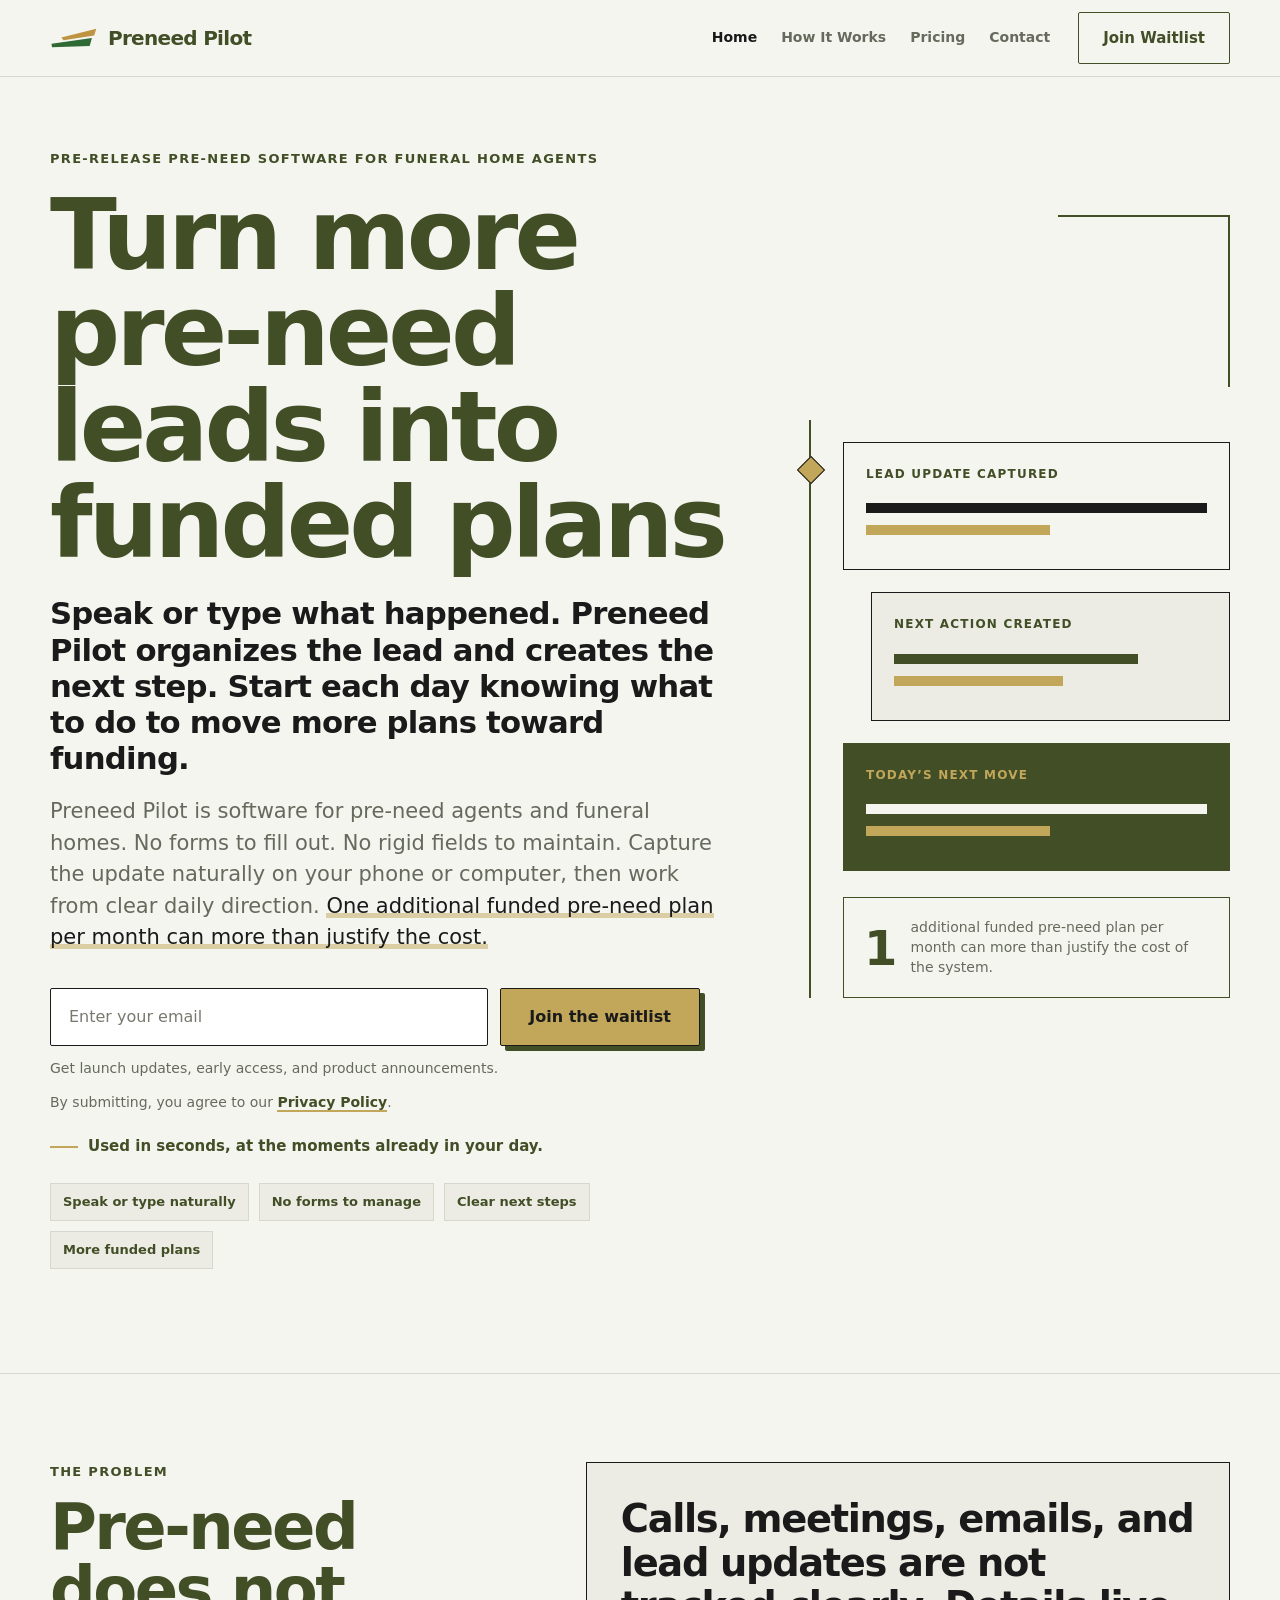
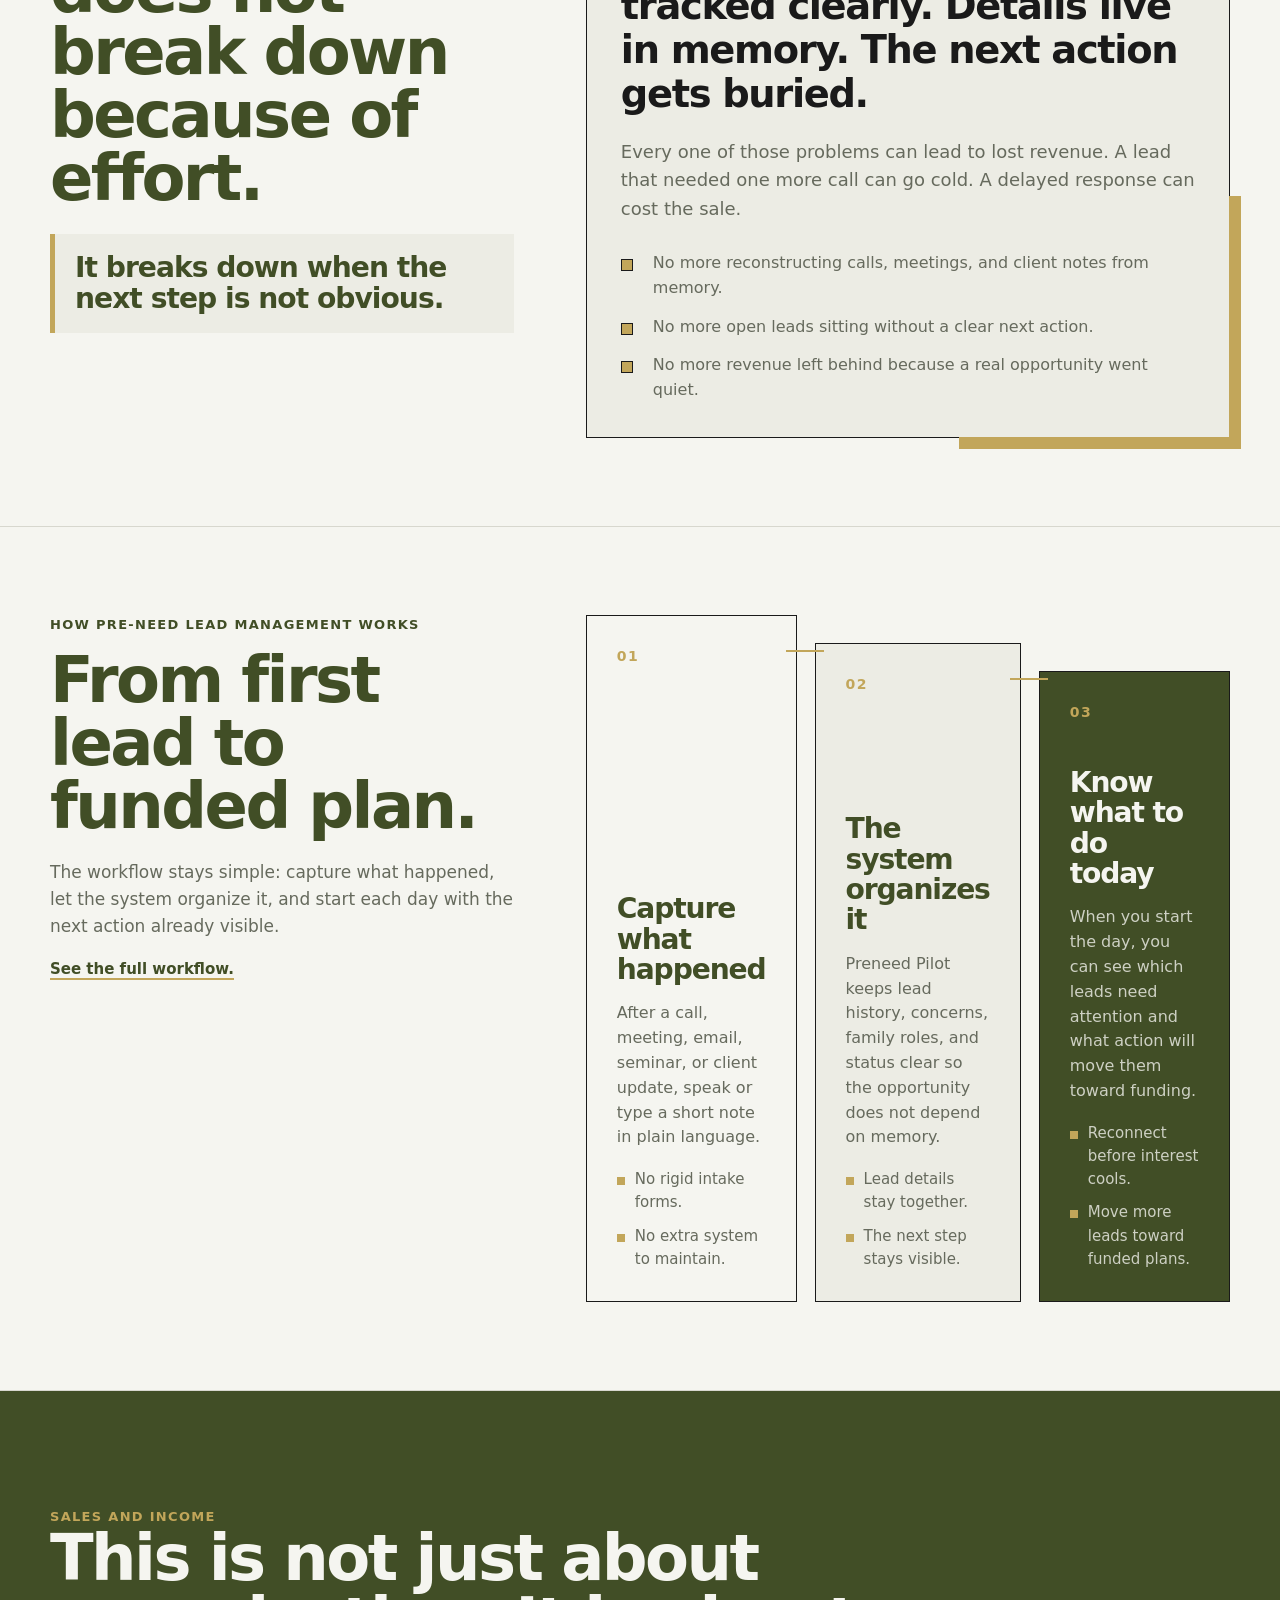
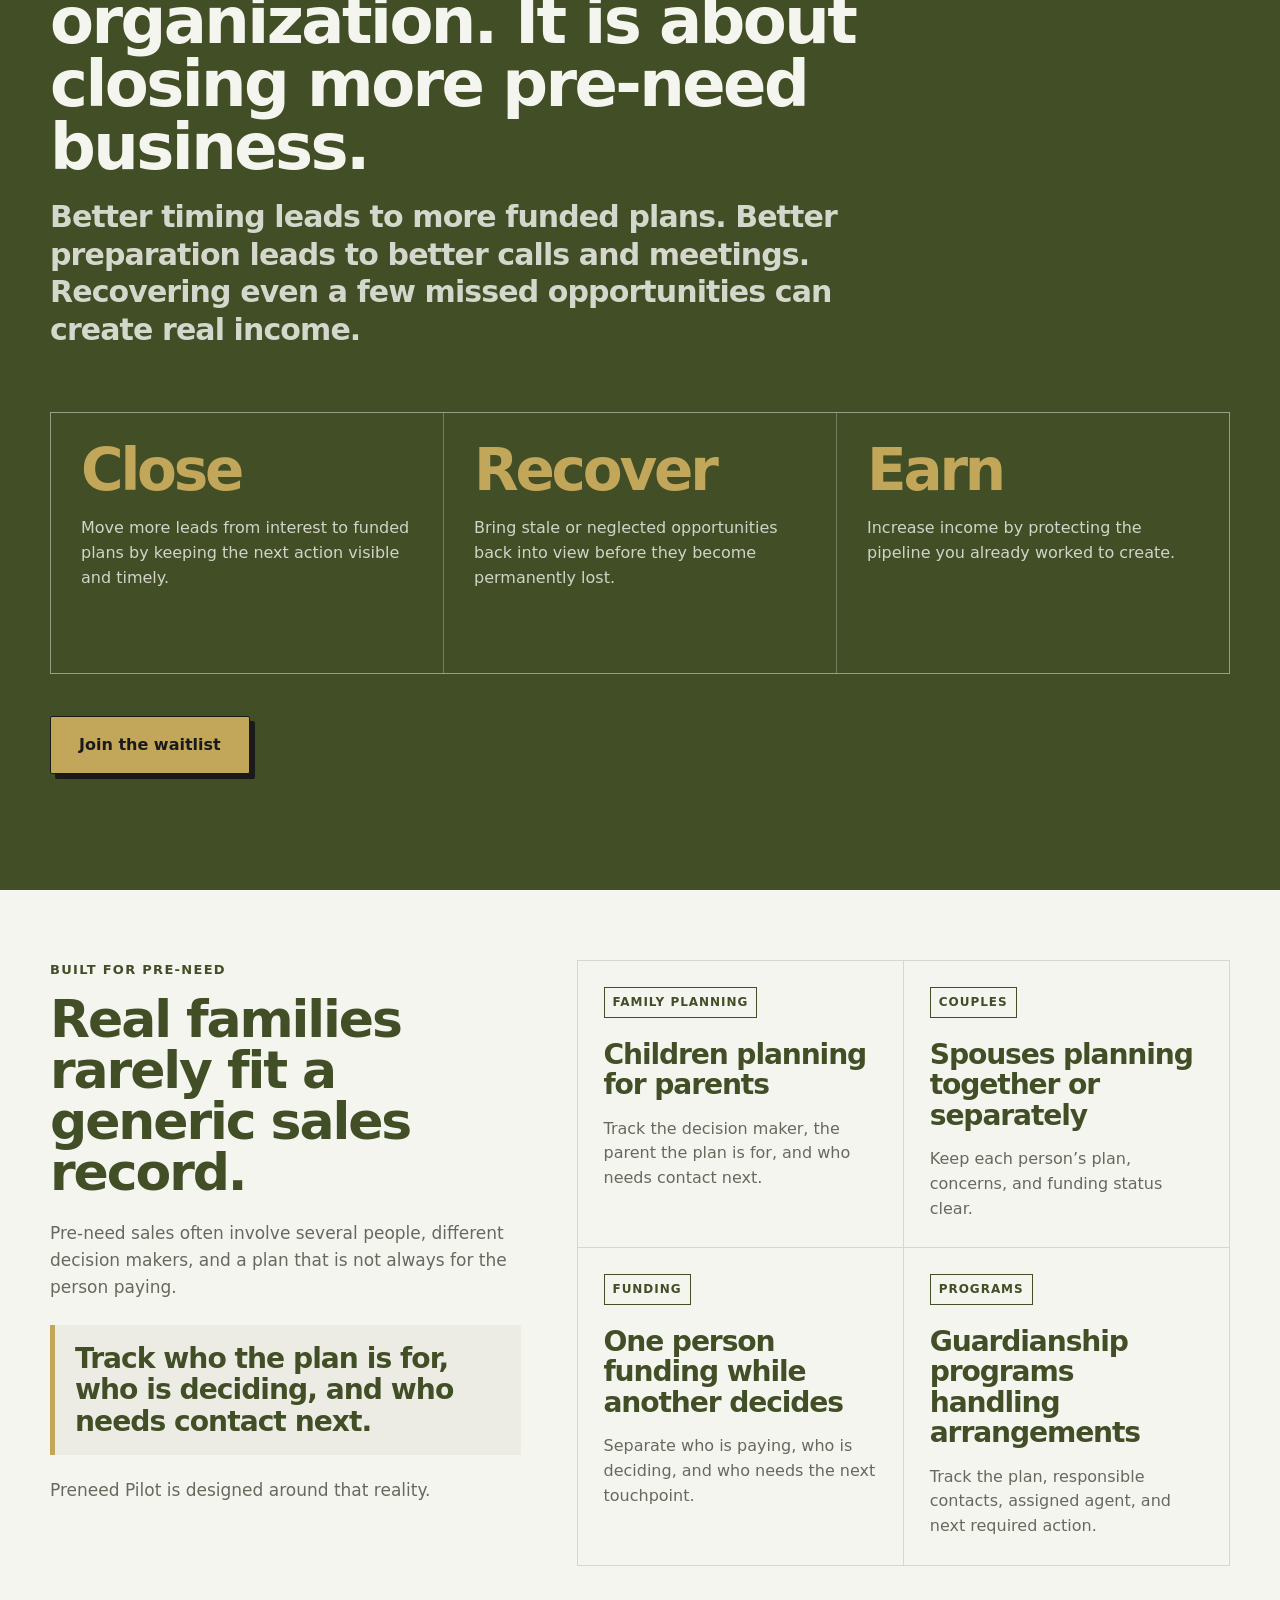
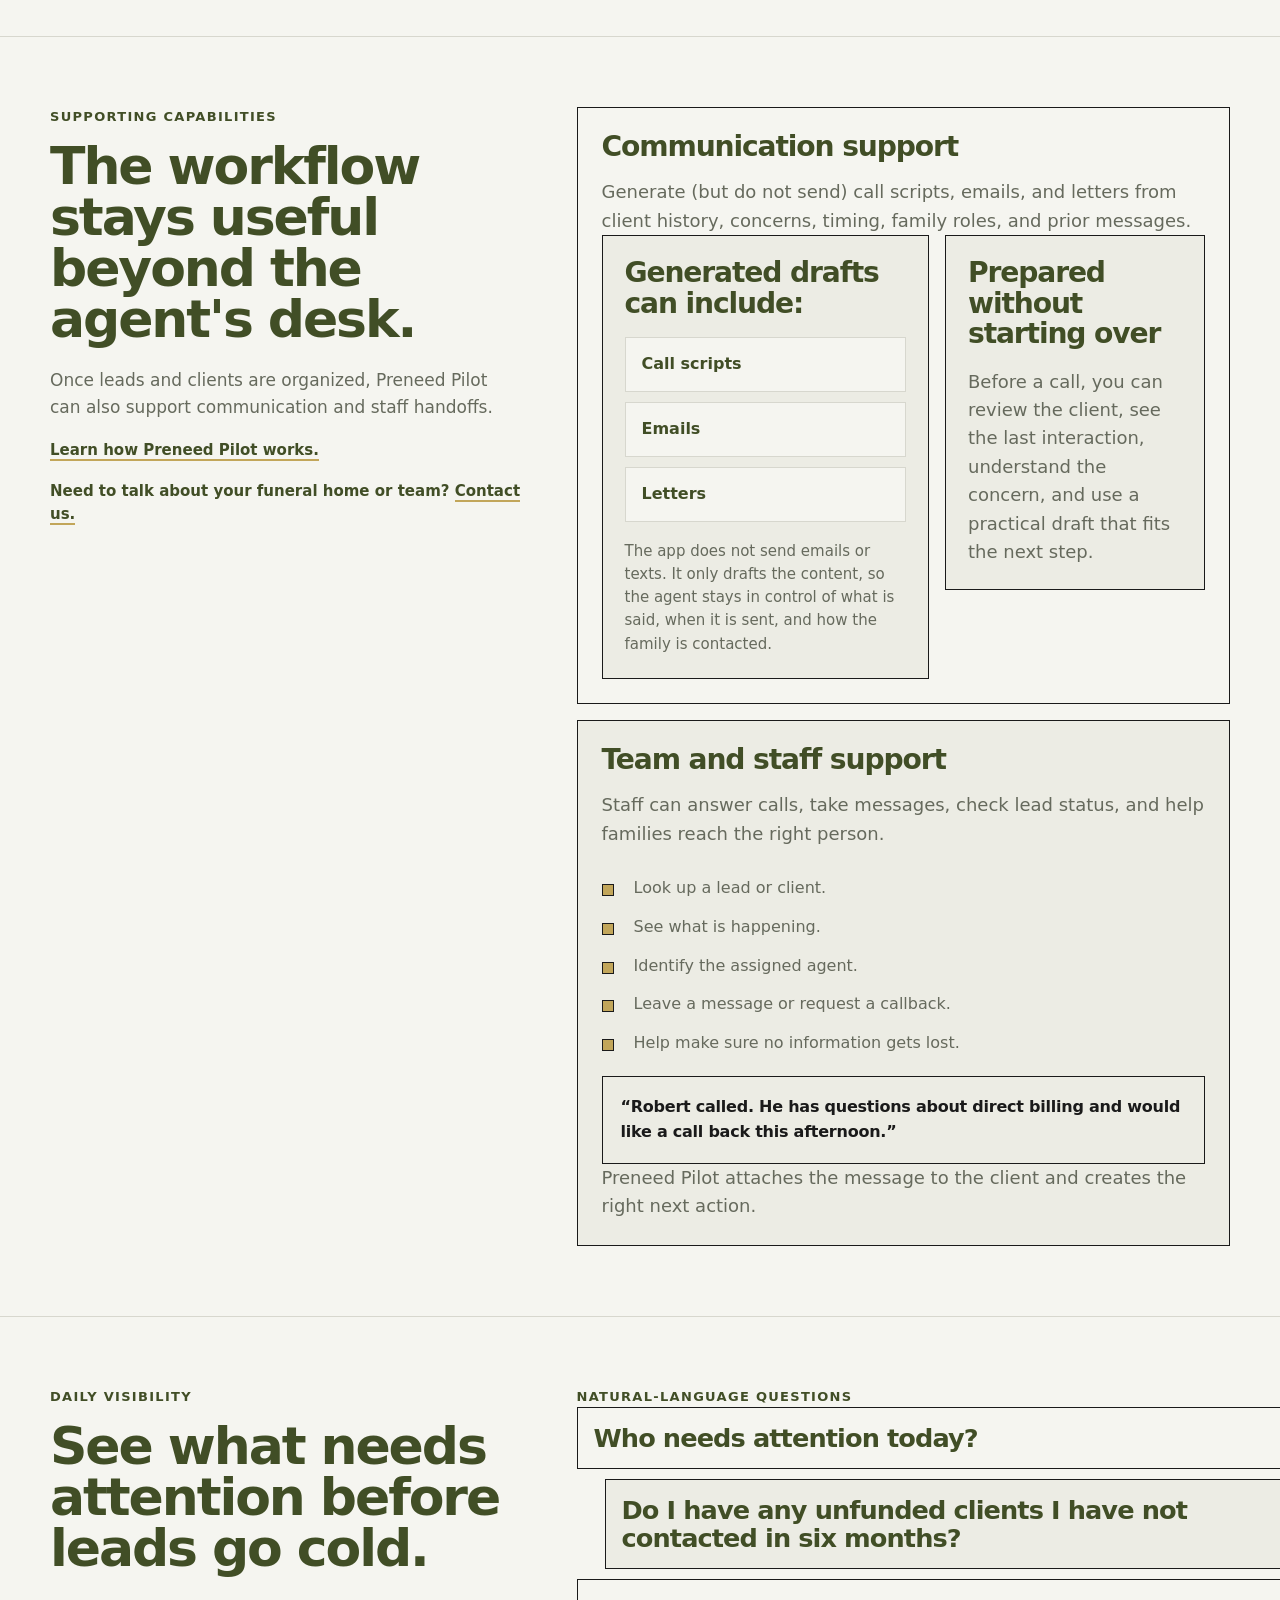
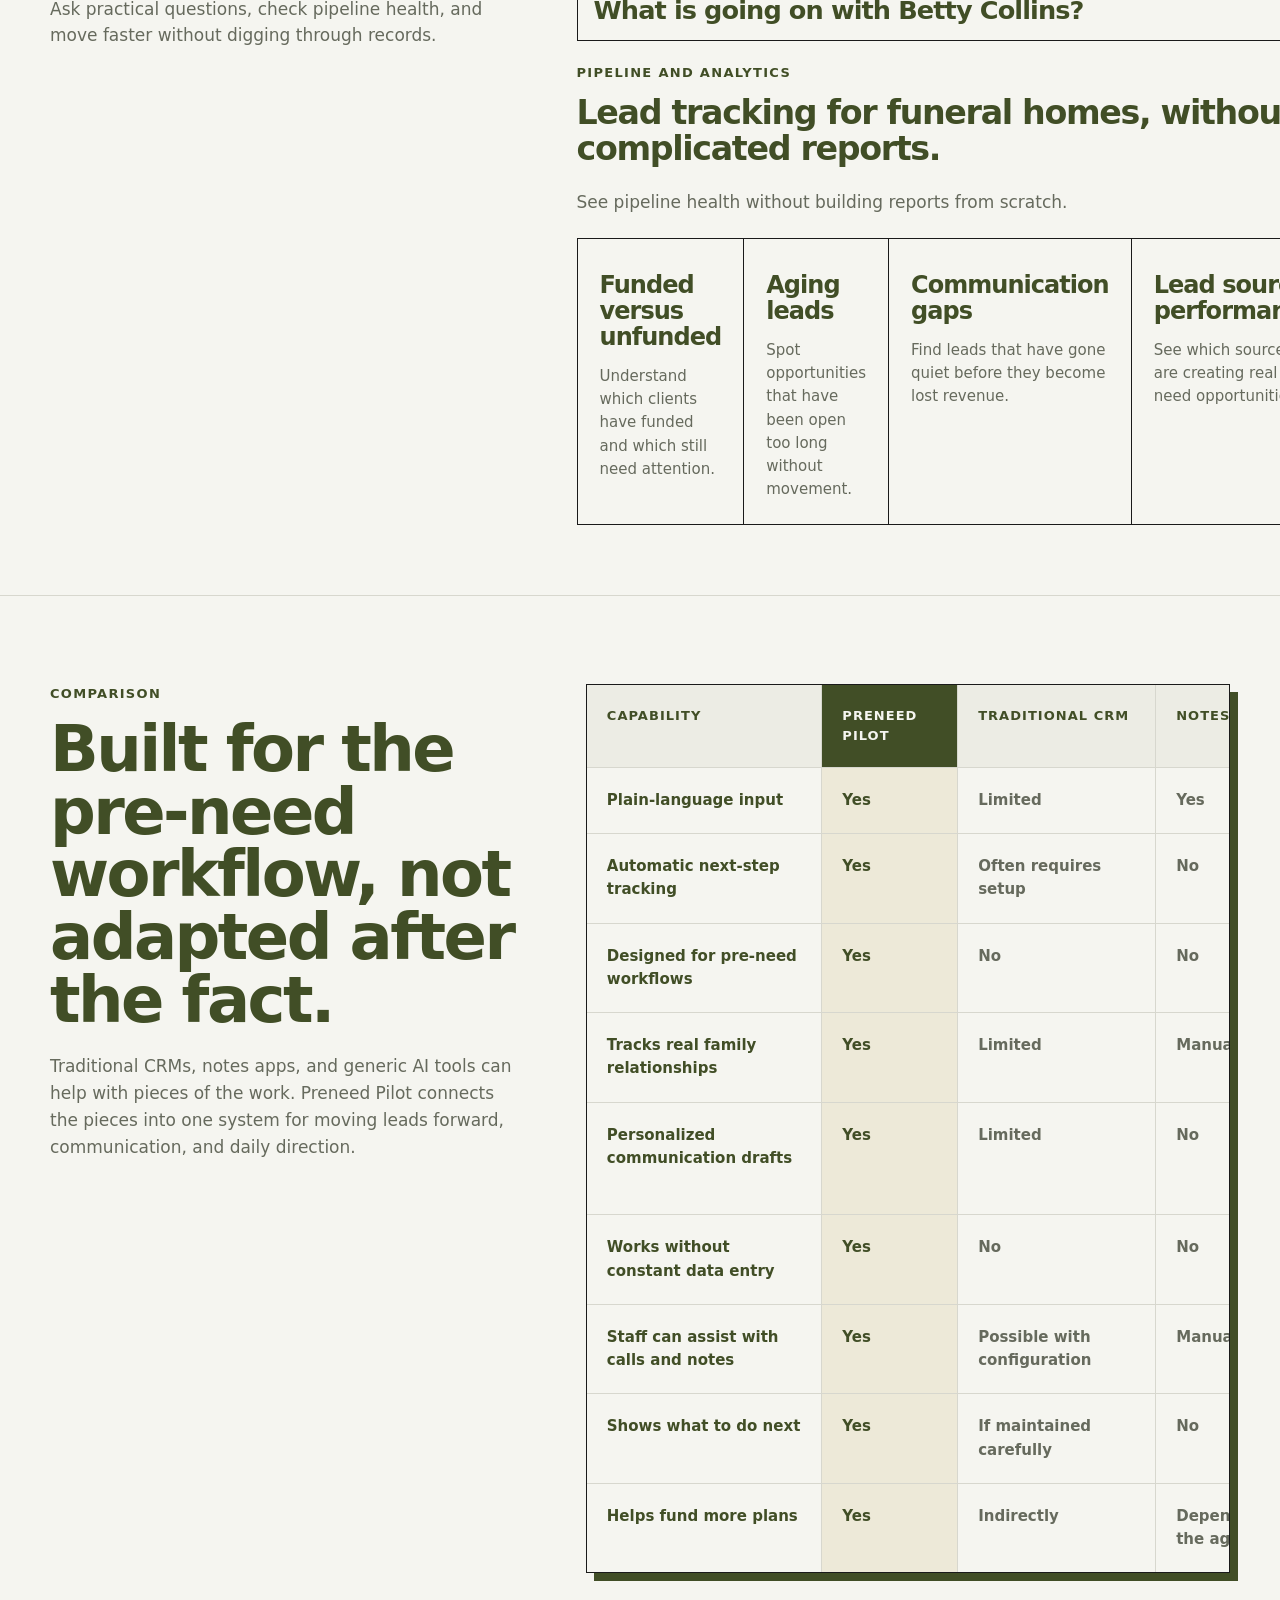
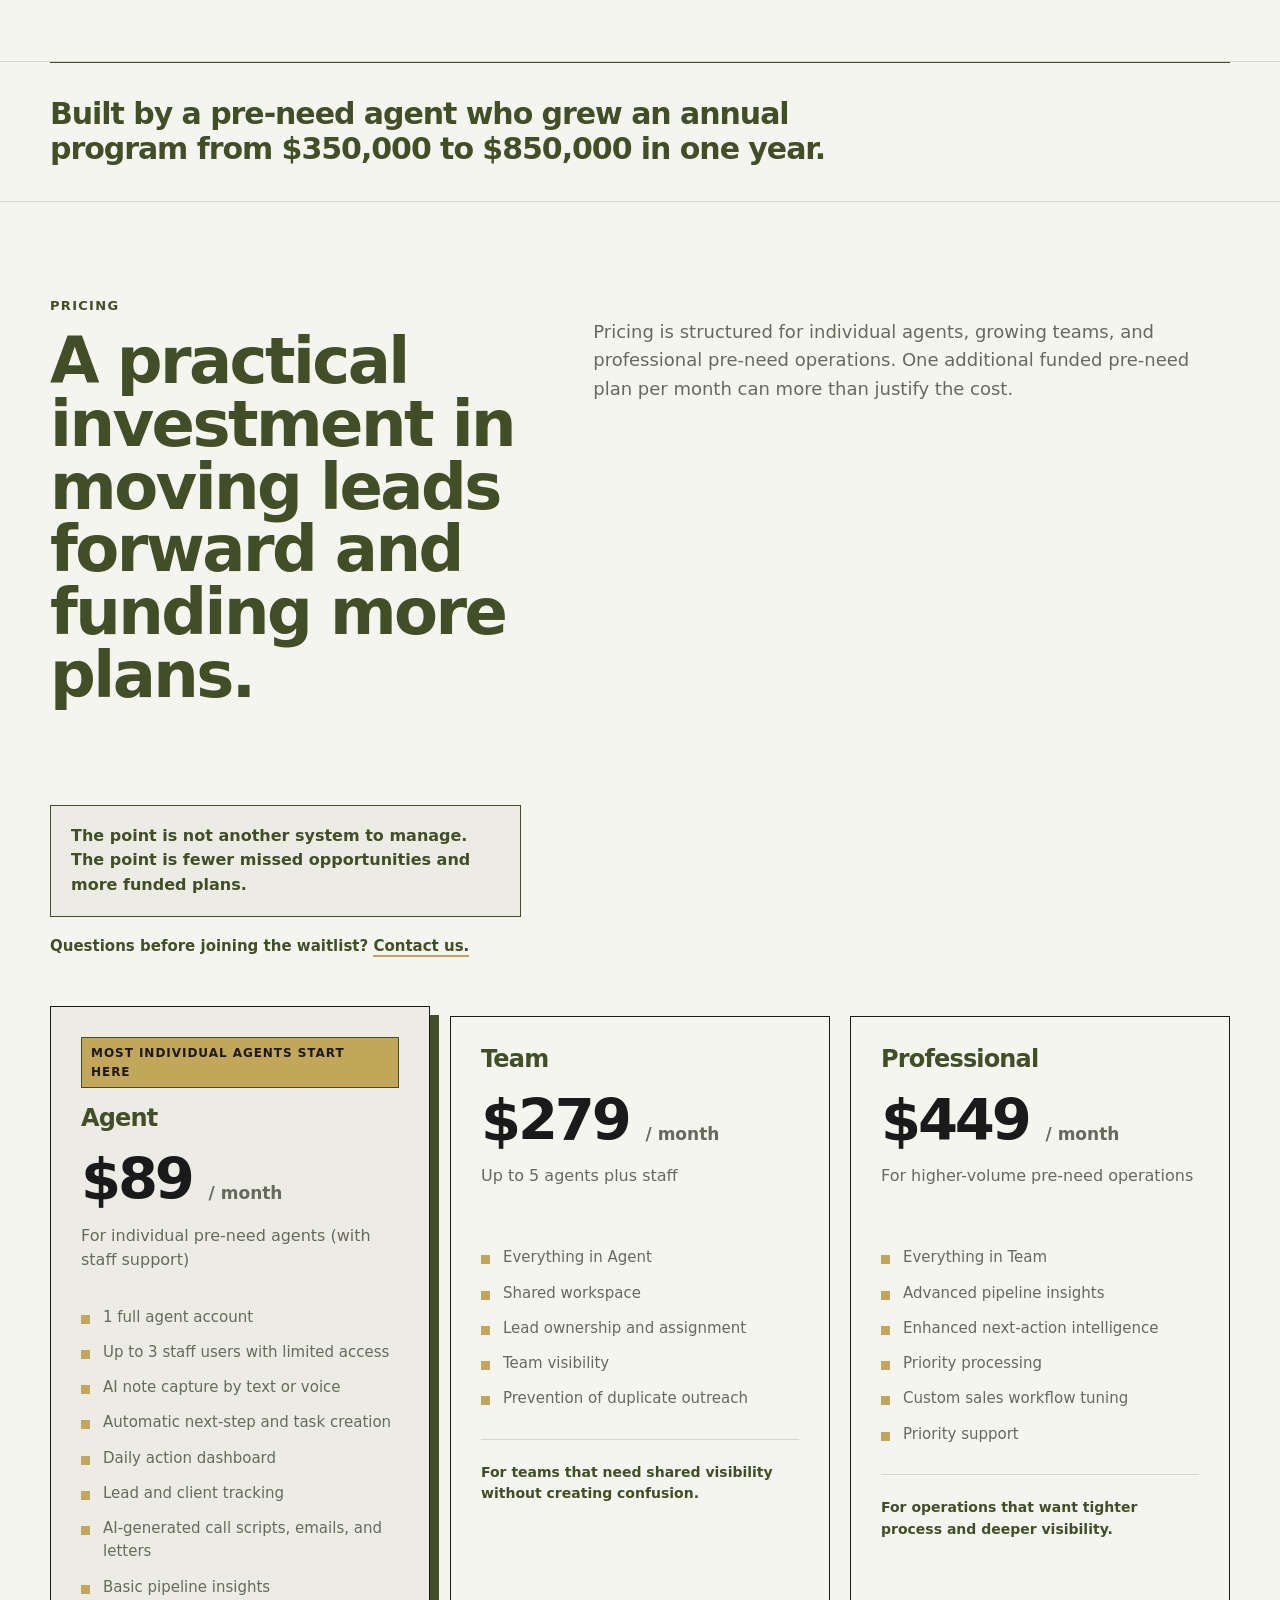
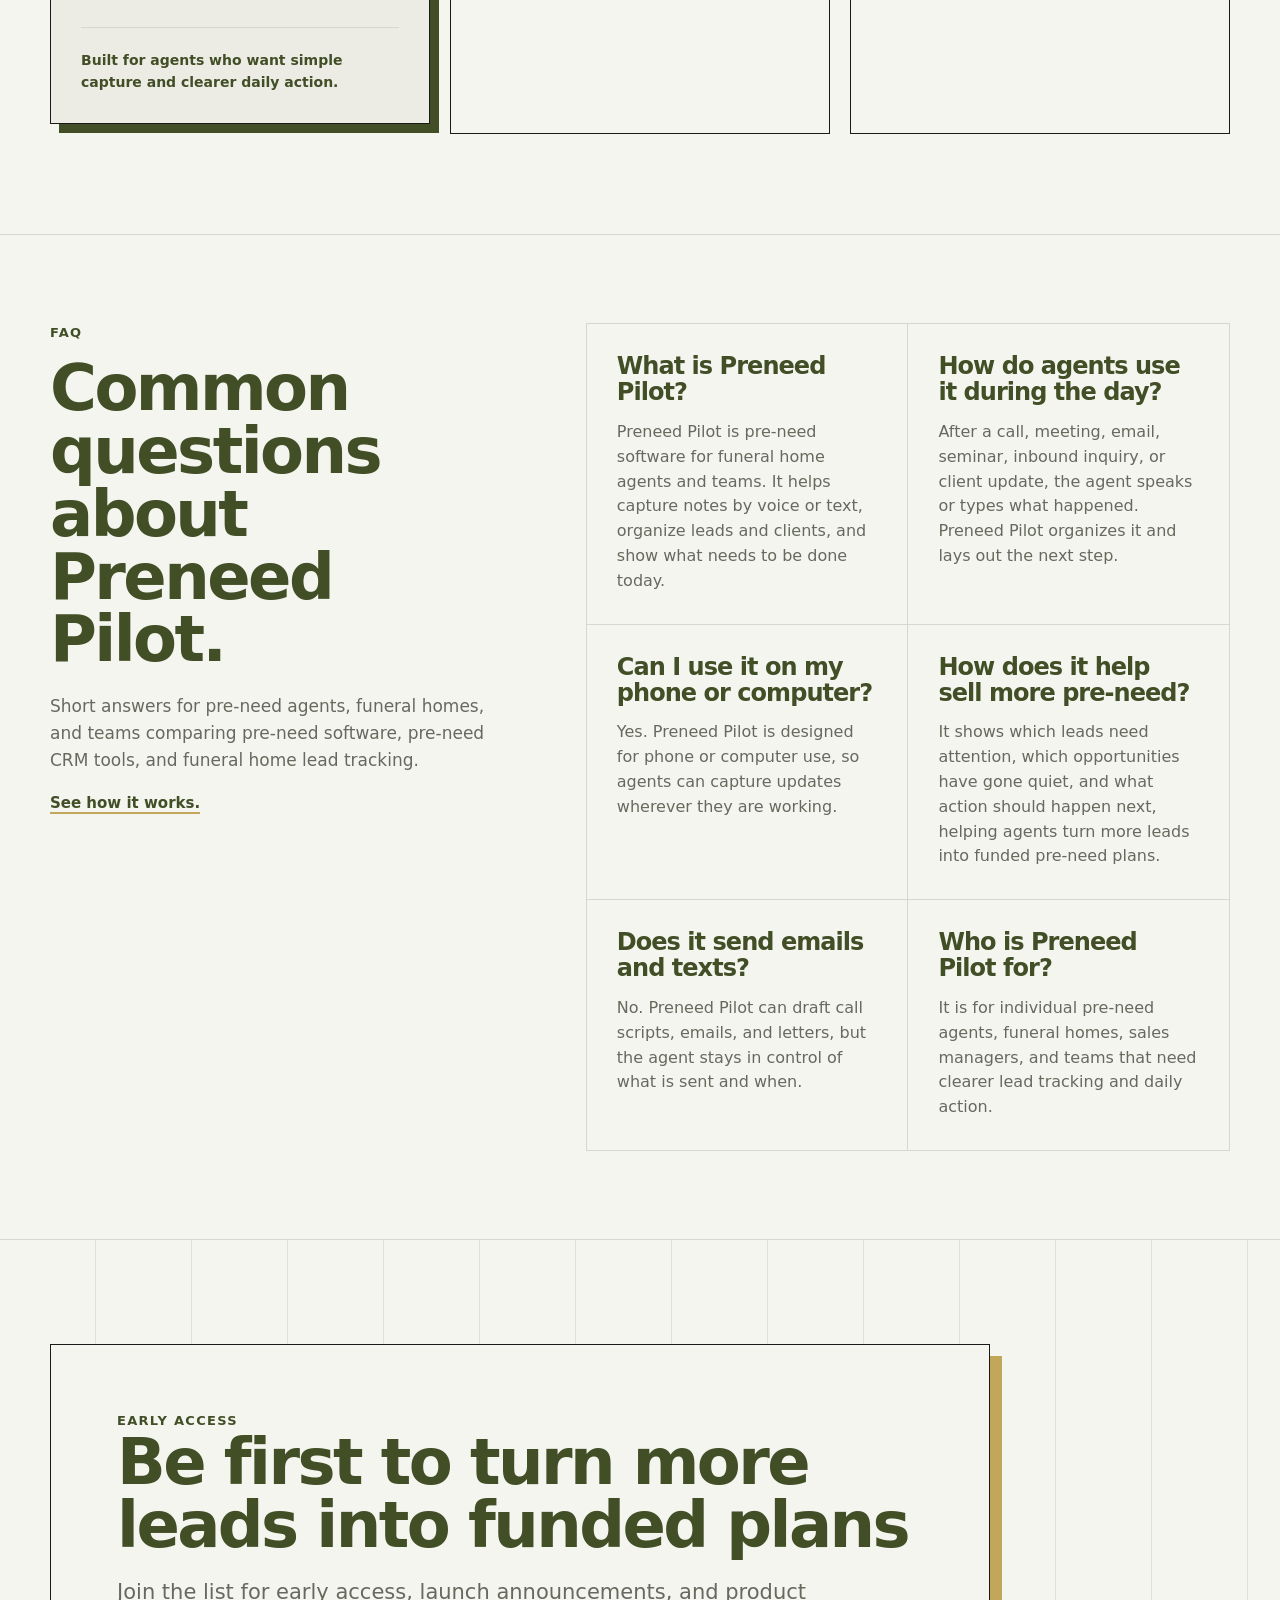
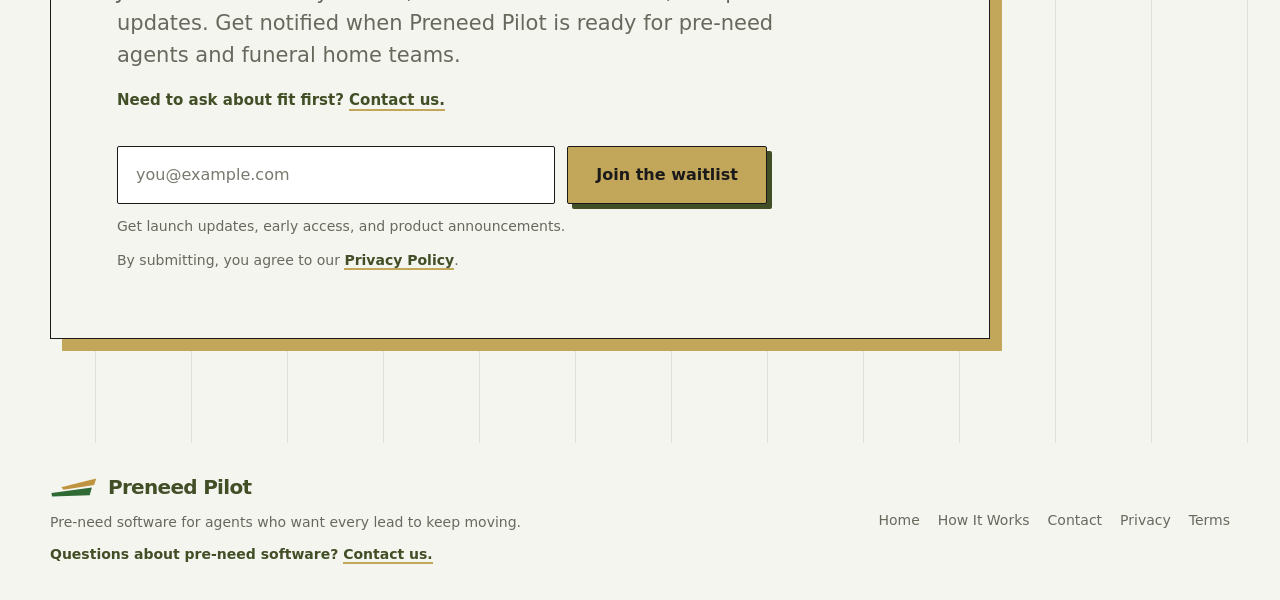
<file: index.html>
<!doctype html>
<html lang="en">
<head>
  <meta charset="utf-8">
  <meta name="viewport" content="width=device-width, initial-scale=1">
  <title>Preneed Pilot | Pre-Need Software for Funeral Home Agents</title>
  <meta name="description" content="Preneed Pilot helps pre-need agents capture notes by voice or text, organize leads and clients, see what needs to be done today, and turn more leads into funded plans.">
  <meta name="robots" content="index, follow">
  <meta name="author" content="Preneed Pilot">
  <meta name="theme-color" content="#414E26">
  <link rel="canonical" href="https://preneedpilot.com/">
  <link rel="icon" href="/favicon.ico" sizes="any">
  <link rel="icon" type="image/svg+xml" href="/favicon.svg">
  <link rel="icon" type="image/png" sizes="32x32" href="/favicon-32x32.png">
  <link rel="icon" type="image/png" sizes="16x16" href="/favicon-16x16.png">
  <link rel="apple-touch-icon" sizes="180x180" href="/apple-touch-icon.png">
  <link rel="manifest" href="/site.webmanifest">
  <meta property="og:site_name" content="Preneed Pilot">
  <meta property="og:title" content="Preneed Pilot | Pre-Need Software for Funeral Home Agents">
  <meta property="og:description" content="Capture notes by voice or text, organize pre-need leads and clients, see what needs to be done today, and turn more leads into funded plans.">
  <meta property="og:type" content="website">
  <meta property="og:url" content="https://preneedpilot.com/">
  <meta property="og:image" content="https://preneedpilot.com/og-image.png">
  <meta property="og:image:width" content="1200">
  <meta property="og:image:height" content="630">
  <meta property="og:image:alt" content="Preneed Pilot social preview image">
  <meta name="twitter:card" content="summary_large_image">
  <meta name="twitter:title" content="Preneed Pilot | Pre-Need Software for Funeral Home Agents">
  <meta name="twitter:description" content="Pre-need software for funeral home agents who want clearer daily action, better lead tracking, and more funded plans.">
  <meta name="twitter:image" content="https://preneedpilot.com/og-image.png">
  <meta name="twitter:image:alt" content="Preneed Pilot social preview image">
  <script type="application/ld+json">
    {
      "@context": "https://schema.org",
      "@graph": [
        {
          "@type": "Organization",
          "@id": "https://preneedpilot.com/#organization",
          "name": "Preneed Pilot",
          "url": "https://preneedpilot.com/",
          "logo": "https://preneedpilot.com/preneed_pilot_middle_logo.svg",
          "contactPoint": {
            "@type": "ContactPoint",
            "contactType": "customer support",
            "email": "hello@preneedpilot.com"
          }
        },
        {
          "@type": "WebSite",
          "@id": "https://preneedpilot.com/#website",
          "name": "Preneed Pilot",
          "url": "https://preneedpilot.com/",
          "publisher": {
            "@id": "https://preneedpilot.com/#organization"
          },
          "description": "Pre-need software for funeral home agents who want to organize leads, know what to do today, and move more clients to funded plans."
        },
        {
          "@type": "WebPage",
          "@id": "https://preneedpilot.com/#webpage",
          "url": "https://preneedpilot.com/",
          "name": "Preneed Pilot | Pre-Need Software for Funeral Home Agents",
          "mainEntityOfPage": "https://preneedpilot.com/",
          "isPartOf": {
            "@id": "https://preneedpilot.com/#website"
          },
          "about": {
            "@id": "https://preneedpilot.com/#software"
          },
          "description": "Preneed Pilot helps pre-need agents capture notes by voice or text, organize leads and clients, see what needs to be done today, and turn more leads into funded plans.",
          "inLanguage": "en-US"
        },
        {
          "@type": "SoftwareApplication",
          "@id": "https://preneedpilot.com/#software",
          "name": "Preneed Pilot",
          "applicationCategory": "BusinessApplication",
          "operatingSystem": "Web",
          "softwareVersion": "Pre-release",
          "url": "https://preneedpilot.com/",
          "description": "Preneed Pilot is pre-need software for funeral home agents and teams. It helps agents capture notes by voice or text, organize leads and clients, see daily next actions, and turn more opportunities into funded plans.",
          "audience": {
            "@type": "Audience",
            "audienceType": "Pre-need funeral agents and funeral homes"
          },
          "featureList": [
            "Voice or text note capture",
            "Pre-need lead management",
            "Lead and client tracking",
            "Daily action dashboard",
            "Communication drafts for calls, emails, and letters",
            "Pipeline insights for funded and unfunded plans"
          ],
          "offers": {
            "@type": "AggregateOffer",
            "lowPrice": "89",
            "highPrice": "449",
            "priceCurrency": "USD",
            "offerCount": "3"
          },
          "publisher": {
            "@id": "https://preneedpilot.com/#organization"
          }
        },
        {
          "@type": "FAQPage",
          "@id": "https://preneedpilot.com/#faq",
          "mainEntity": [
            {
              "@type": "Question",
              "name": "What is Preneed Pilot?",
              "acceptedAnswer": {
                "@type": "Answer",
                "text": "Preneed Pilot is pre-need software for funeral home agents and teams. It helps agents capture updates, organize leads and clients, and see what needs to be done today."
              }
            },
            {
              "@type": "Question",
              "name": "How do pre-need agents use Preneed Pilot during the day?",
              "acceptedAnswer": {
                "@type": "Answer",
                "text": "Agents use Preneed Pilot after calls, meetings, emails, seminars, inbound inquiries, or client updates. They speak or type what happened, and the software organizes the lead and next step."
              }
            },
            {
              "@type": "Question",
              "name": "Can I use Preneed Pilot on my phone or computer?",
              "acceptedAnswer": {
                "@type": "Answer",
                "text": "Yes. Preneed Pilot is designed to be used on a phone or computer so agents can capture updates wherever they are working."
              }
            },
            {
              "@type": "Question",
              "name": "How does Preneed Pilot help agents sell more pre-need?",
              "acceptedAnswer": {
                "@type": "Answer",
                "text": "Preneed Pilot helps agents see the next action, reconnect with leads that have gone quiet, and turn more opportunities from interest into funded plans."
              }
            },
            {
              "@type": "Question",
              "name": "Does Preneed Pilot send emails and texts?",
              "acceptedAnswer": {
                "@type": "Answer",
                "text": "No. Preneed Pilot can draft call scripts, emails, and letters, but the agent stays in control of what is sent and when."
              }
            },
            {
              "@type": "Question",
              "name": "Who is Preneed Pilot for?",
              "acceptedAnswer": {
                "@type": "Answer",
                "text": "Preneed Pilot is for individual pre-need agents, funeral homes, sales managers, and teams that need clearer lead tracking and daily action."
              }
            }
          ]
        }
      ]
    }
  </script>
  <link rel="stylesheet" href="styles.css">
  <!-- Google tag (gtag.js) -->
  <script async src="https://www.googletagmanager.com/gtag/js?id=G-DPM84W2JZD"></script>
  <script>
    window.dataLayer = window.dataLayer || [];
    function gtag(){dataLayer.push(arguments);}
    gtag('js', new Date());

    gtag('config', 'G-DPM84W2JZD');
  </script>
</head>

<body>
  <a class="skip-link" href="#main">Skip to content</a>

  <header class="site-header" aria-label="Site header">
    <div class="header-inner">
      <a class="brand" href="index.html" aria-label="Preneed Pilot home">
        <img class="brand-symbol" src="preneed_pilot_symbol.svg" alt="" aria-hidden="true">
        <span class="brand-word">Preneed Pilot</span>
      </a>

      <div class="nav-wrap">
        <nav class="nav" aria-label="Primary navigation">
          <a href="index.html" aria-current="page">Home</a>
          <a href="how-it-works.html">How It Works</a>
          <a href="index.html#pricing">Pricing</a>
          <a href="contact.html">Contact</a>
        </nav>
        <a class="button secondary" href="index.html#waitlist">Join Waitlist</a>
      </div>
    </div>
  </header>

  <main id="main">
    <section class="section hero" id="top" aria-labelledby="hero-title">
      <div class="section-inner hero-grid">
        <div>
          <p class="eyebrow">Pre-release pre-need software for funeral home agents</p>
          <h1 id="hero-title">Turn more pre-need leads into funded plans</h1>
          <p class="subheadline">Speak or type what happened. Preneed Pilot organizes the lead and creates the next step. Start each day knowing what to do to move more plans toward funding.</p>
          <p class="lead">
            Preneed Pilot is software for pre-need agents and funeral homes. No forms to fill out. No rigid fields to maintain. Capture the update naturally on your phone or computer, then work from clear daily direction. <span class="gold-mark">One additional funded pre-need plan per month can more than justify the cost.</span>
          </p>

          <!-- Mailchimp should redirect successful waitlist signups to thank-you.html via Mailchimp form settings. -->
          <form class="waitlist-form" id="hero-form" method="post" action="https://billingsfuneralhome.us4.list-manage.com/subscribe/post?u=f7e70fe4dcc7a7ce1a554d2b9&amp;id=a087592759&amp;f_id=004f5fe3f0" target="_blank">
            <label class="visually-hidden" for="hero-email">Email address</label>
            <div class="form-row">
              <input class="email-field" id="hero-email" name="EMAIL" type="email" placeholder="Enter your email" autocomplete="email" aria-describedby="hero-email-note hero-privacy-note" required>
              <button class="button large" type="submit">Join the waitlist</button>
            </div>
            <div style="position: absolute; left: -5000px;" aria-hidden="true">
              <input type="text" name="b_f7e70fe4dcc7a7ce1a554d2b9_a087592759" tabindex="-1" value="">
            </div>
            <p class="form-note" id="hero-email-note">Get launch updates, early access, and product announcements.</p>
            <p class="form-note" id="hero-privacy-note">By submitting, you agree to our <a href="privacy.html">Privacy Policy</a>.</p>
          </form>

          <div class="proof-line">Used in seconds, at the moments already in your day.</div>

          <ul class="hero-points" aria-label="Preneed Pilot benefits">
            <li>Speak or type naturally</li>
            <li>No forms to manage</li>
            <li>Clear next steps</li>
            <li>More funded plans</li>
          </ul>
        </div>

        <div class="lead-board" aria-label="Abstract lead workflow">
          <div class="abstract-card">
            <div class="card-label">Lead update captured</div>
            <div class="line"></div>
            <div class="line gold"></div>
          </div>

          <div class="abstract-card offset">
            <div class="card-label">Next action created</div>
            <div class="line green"></div>
            <div class="line gold"></div>
          </div>

          <div class="abstract-card dark">
            <div class="card-label">Today&rsquo;s next move</div>
            <div class="line"></div>
            <div class="line gold"></div>
          </div>

          <div class="small-stat">
            <strong>1</strong>
            <span>additional funded pre-need plan per month can more than justify the cost of the system.</span>
          </div>
        </div>
      </div>
    </section>

    <section class="section" id="problem" aria-labelledby="problem-title">
      <div class="section-inner split">
        <div>
          <p class="section-kicker">The problem</p>
          <h2 class="section-title" id="problem-title">Pre-need does not break down because of effort.</h2>
          <div class="standout-line">It breaks down when the next step is not obvious.</div>
        </div>

        <div class="problem-panel">
          <p class="large-copy">
            Calls, meetings, emails, and lead updates are not tracked clearly. Details live in memory. The next action gets buried.
          </p>
          <p class="section-copy">
            Every one of those problems can lead to lost revenue. A lead that needed one more call can go cold. A delayed response can cost the sale.
          </p>
          <ul class="problem-list">
            <li>No more reconstructing calls, meetings, and client notes from memory.</li>
            <li>No more open leads sitting without a clear next action.</li>
            <li>No more revenue left behind because a real opportunity went quiet.</li>
          </ul>
        </div>
      </div>
    </section>

    <section class="section" id="how-it-works" aria-labelledby="how-title">
      <div class="section-inner split">
        <div>
          <p class="section-kicker">How pre-need lead management works</p>
          <h2 class="section-title" id="how-title">From first lead to funded plan.</h2>
          <p class="section-copy tight">
            The workflow stays simple: capture what happened, let the system organize it, and start each day with the next action already visible.
          </p>
          <p class="contact-prompt"><a href="how-it-works.html">See the full workflow.</a></p>
        </div>

        <div class="steps">
          <article class="step">
            <div class="step-number">01</div>
            <div>
              <h3>Capture what happened</h3>
              <p>After a call, meeting, email, seminar, or client update, speak or type a short note in plain language.</p>
              <ul class="workflow-list">
                <li>No rigid intake forms.</li>
                <li>No extra system to maintain.</li>
              </ul>
            </div>
          </article>

          <article class="step">
            <div class="step-number">02</div>
            <div>
              <h3>The system organizes it</h3>
              <p>Preneed Pilot keeps lead history, concerns, family roles, and status clear so the opportunity does not depend on memory.</p>
              <ul class="workflow-list">
                <li>Lead details stay together.</li>
                <li>The next step stays visible.</li>
              </ul>
            </div>
          </article>

          <article class="step">
            <div class="step-number">03</div>
            <div>
              <h3>Know what to do today</h3>
              <p>When you start the day, you can see which leads need attention and what action will move them toward funding.</p>
              <ul class="workflow-list">
                <li>Reconnect before interest cools.</li>
                <li>Move more leads toward funded plans.</li>
              </ul>
            </div>
          </article>
        </div>
      </div>
    </section>

    <section class="value-band" id="sales-value" aria-labelledby="sales-title">
      <div class="section-inner">
        <p class="section-kicker">Sales and income</p>
        <h2 id="sales-title">This is not just about organization. It is about closing more pre-need business.</h2>
        <p class="lead">
          Better timing leads to more funded plans. Better preparation leads to better calls and meetings. Recovering even a few missed opportunities can create real income.
        </p>

        <div class="value-grid" aria-label="Sales value points">
          <article class="value-item">
            <strong>Close</strong>
            <p>Move more leads from interest to funded plans by keeping the next action visible and timely.</p>
          </article>

          <article class="value-item">
            <strong>Recover</strong>
            <p>Bring stale or neglected opportunities back into view before they become permanently lost.</p>
          </article>

          <article class="value-item">
            <strong>Earn</strong>
            <p>Increase income by protecting the pipeline you already worked to create.</p>
          </article>
        </div>

        <div class="section-cta">
          <a class="button large" href="#waitlist">Join the waitlist</a>
        </div>
      </div>
    </section>

    <section class="section compact" id="built-for-preneed" aria-labelledby="built-title">
      <div class="section-inner split">
        <div>
          <p class="section-kicker">Built for pre-need</p>
          <h2 class="section-title" id="built-title">Real families rarely fit a generic sales record.</h2>
          <p class="section-copy tight">
            Pre-need sales often involve several people, different decision makers, and a plan that is not always for the person paying.
          </p>
          <div class="standout-line">
            Track who the plan is for, who is deciding, and who needs contact next.
          </div>
          <p class="section-copy tight">
            Preneed Pilot is designed around that reality.
          </p>
        </div>

        <div class="feature-grid">
          <article class="feature-card">
            <span class="feature-tag">Family planning</span>
            <h3>Children planning for parents</h3>
            <p>Track the decision maker, the parent the plan is for, and who needs contact next.</p>
          </article>

          <article class="feature-card">
            <span class="feature-tag">Couples</span>
            <h3>Spouses planning together or separately</h3>
            <p>Keep each person&rsquo;s plan, concerns, and funding status clear.</p>
          </article>

          <article class="feature-card">
            <span class="feature-tag">Funding</span>
            <h3>One person funding while another decides</h3>
            <p>Separate who is paying, who is deciding, and who needs the next touchpoint.</p>
          </article>

          <article class="feature-card">
            <span class="feature-tag">Programs</span>
            <h3>Guardianship programs handling arrangements</h3>
            <p>Track the plan, responsible contacts, assigned agent, and next required action.</p>
          </article>
        </div>
      </div>
    </section>

    <section class="section compact" id="support-capabilities" aria-labelledby="support-title">
      <div class="section-inner split">
        <div>
          <p class="section-kicker">Supporting capabilities</p>
          <h2 class="section-title" id="support-title">The workflow stays useful beyond the agent's desk.</h2>
          <p class="section-copy tight">
            Once leads and clients are organized, Preneed Pilot can also support communication and staff handoffs.
          </p>
          <p class="contact-prompt"><a href="how-it-works.html">Learn how Preneed Pilot works.</a></p>
          <p class="contact-prompt">Need to talk about your funeral home or team? <a href="contact.html">Contact us.</a></p>
        </div>

        <div class="support-stack">
          <div class="support-block" id="communication">
            <h3>Communication support</h3>
            <p class="section-copy">
              Generate (but do not send) call scripts, emails, and letters from client history, concerns, timing, family roles, and prior messages.
            </p>

            <div class="communication-panel">
              <div class="draft-box">
                <h3>Generated drafts can include:</h3>
                <ul class="draft-types">
                  <li>Call scripts</li>
                  <li>Emails</li>
                  <li>Letters</li>
                </ul>
                <p class="control-note">
                  The app does not send emails or texts. It only drafts the content, so the agent stays in control of what is said, when it is sent, and how the family is contacted.
                </p>
              </div>

              <div class="draft-box">
                <h3>Prepared without starting over</h3>
                <p class="section-copy">
                  Before a call, you can review the client, see the last interaction, understand the concern, and use a practical draft that fits the next step.
                </p>
              </div>
            </div>
          </div>

          <div class="support-block muted" id="team-support">
            <h3>Team and staff support</h3>
            <p class="section-copy">
              Staff can answer calls, take messages, check lead status, and help families reach the right person.
            </p>

            <ul class="check-list">
              <li>Look up a lead or client.</li>
              <li>See what is happening.</li>
              <li>Identify the assigned agent.</li>
              <li>Leave a message or request a callback.</li>
              <li>Help make sure no information gets lost.</li>
            </ul>

            <div class="staff-example">
              &ldquo;Robert called. He has questions about direct billing and would like a call back this afternoon.&rdquo;
            </div>

            <p class="section-copy">
              Preneed Pilot attaches the message to the client and creates the right next action.
            </p>
          </div>
        </div>
      </div>
    </section>

    <section class="section compact" id="daily-intelligence" aria-labelledby="daily-intelligence-title">
      <div class="section-inner split">
        <div>
          <p class="section-kicker">Daily visibility</p>
          <h2 class="section-title" id="daily-intelligence-title">See what needs attention before leads go cold.</h2>
          <p class="section-copy tight">
            Ask practical questions, check pipeline health, and move faster without digging through records.
          </p>
        </div>

        <div class="insight-stack">
          <div id="questions">
            <p class="section-kicker">Natural-language questions</p>
            <ul class="query-list">
              <li>Who needs attention today?</li>
              <li>Do I have any unfunded clients I have not contacted in six months?</li>
              <li>What is going on with Betty Collins?</li>
            </ul>
          </div>

          <div id="pipeline">
            <p class="section-kicker">Pipeline and analytics</p>
            <h3>Lead tracking for funeral homes, without complicated reports.</h3>
            <p class="section-copy tight">
              See pipeline health without building reports from scratch.
            </p>

            <div class="analytics-grid">
              <article class="analytics-card">
                <h3>Funded versus unfunded</h3>
                <p>Understand which clients have funded and which still need attention.</p>
              </article>

              <article class="analytics-card">
                <h3>Aging leads</h3>
                <p>Spot opportunities that have been open too long without movement.</p>
              </article>

              <article class="analytics-card">
                <h3>Communication gaps</h3>
                <p>Find leads that have gone quiet before they become lost revenue.</p>
              </article>

              <article class="analytics-card">
                <h3>Lead source performance</h3>
                <p>See which sources are creating real pre-need opportunities.</p>
              </article>
            </div>
          </div>
        </div>
      </div>
    </section>

    <section class="section" id="comparison" aria-labelledby="comparison-title">
      <div class="section-inner split">
        <div>
          <p class="section-kicker">Comparison</p>
          <h2 class="section-title" id="comparison-title">Built for the pre-need workflow, not adapted after the fact.</h2>
          <p class="section-copy tight">
            Traditional CRMs, notes apps, and generic AI tools can help with pieces of the work. Preneed Pilot connects the pieces into one system for moving leads forward, communication, and daily direction.
          </p>
        </div>

        <div class="comparison-wrap">
          <table class="comparison">
            <thead>
              <tr>
                <th scope="col">Capability</th>
                <th scope="col">Preneed Pilot</th>
                <th scope="col">Traditional CRM</th>
                <th scope="col">Notes App</th>
                <th scope="col">Generic AI Tools</th>
              </tr>
            </thead>
            <tbody>
              <tr>
                <td>Plain-language input</td>
                <td class="yes">Yes</td>
                <td class="limited">Limited</td>
                <td class="yes">Yes</td>
                <td class="yes">Yes</td>
              </tr>
              <tr>
                <td>Automatic next-step tracking</td>
                <td class="yes">Yes</td>
                <td class="limited">Often requires setup</td>
                <td class="no">No</td>
                <td class="no">No</td>
              </tr>
              <tr>
                <td>Designed for pre-need workflows</td>
                <td class="yes">Yes</td>
                <td class="no">No</td>
                <td class="no">No</td>
                <td class="no">No</td>
              </tr>
              <tr>
                <td>Tracks real family relationships</td>
                <td class="yes">Yes</td>
                <td class="limited">Limited</td>
                <td class="limited">Manual</td>
                <td class="limited">Only inside a prompt</td>
              </tr>
              <tr>
                <td>Personalized communication drafts</td>
                <td class="yes">Yes</td>
                <td class="limited">Limited</td>
                <td class="no">No</td>
                <td class="limited">Not tied to current client history</td>
              </tr>
              <tr>
                <td>Works without constant data entry</td>
                <td class="yes">Yes</td>
                <td class="no">No</td>
                <td class="no">No</td>
                <td class="limited">Limited</td>
              </tr>
              <tr>
                <td>Staff can assist with calls and notes</td>
                <td class="yes">Yes</td>
                <td class="limited">Possible with configuration</td>
                <td class="limited">Manual</td>
                <td class="no">No</td>
              </tr>
              <tr>
                <td>Shows what to do next</td>
                <td class="yes">Yes</td>
                <td class="limited">If maintained carefully</td>
                <td class="no">No</td>
                <td class="no">No</td>
              </tr>
              <tr>
                <td>Helps fund more plans</td>
                <td class="yes">Yes</td>
                <td class="limited">Indirectly</td>
                <td class="limited">Depends on the agent</td>
                <td class="limited">Indirectly</td>
              </tr>
            </tbody>
          </table>
        </div>
      </div>
    </section>

    <section class="proof-band" aria-label="Preneed Pilot credibility">
      <div class="section-inner">
        <p>Built by a pre-need agent who grew an annual program from $350,000 to $850,000 in one year.</p>
      </div>
    </section>

    <section class="section" id="pricing" aria-labelledby="pricing-title">
      <div class="section-inner">
        <div class="pricing-intro">
          <div>
            <p class="section-kicker">Pricing</p>
            <h2 class="section-title" id="pricing-title">A practical investment in moving leads forward and funding more plans.</h2>
          </div>
          <p class="section-copy">
            Pricing is structured for individual agents, growing teams, and professional pre-need operations. One additional funded pre-need plan per month can more than justify the cost.
          </p>
          <div>
            <p class="pricing-roi">The point is not another system to manage. The point is fewer missed opportunities and more funded plans.</p>
            <p class="contact-prompt">Questions before joining the waitlist? <a href="contact.html">Contact us.</a></p>
          </div>
        </div>

        <div class="pricing-grid">
          <article class="price-card featured">
            <div>
              <span class="plan-badge">Most individual agents start here</span>
              <h3 class="plan-name">Agent</h3>
              <div class="plan-price">$89 <span>/ month</span></div>
              <p class="plan-description">For individual pre-need agents (with staff support)</p>
              <ul class="plan-list">
                <li>1 full agent account</li>
                <li>Up to 3 staff users with limited access</li>
                <li>AI note capture by text or voice</li>
                <li>Automatic next-step and task creation</li>
                <li>Daily action dashboard</li>
                <li>Lead and client tracking</li>
                <li>AI-generated call scripts, emails, and letters</li>
                <li>Basic pipeline insights</li>
              </ul>
            </div>
            <p class="investment-note">Built for agents who want simple capture and clearer daily action.</p>
          </article>

          <article class="price-card">
            <div>
              <h3 class="plan-name">Team</h3>
              <div class="plan-price">$279 <span>/ month</span></div>
              <p class="plan-description">Up to 5 agents plus staff</p>
              <ul class="plan-list">
                <li>Everything in Agent</li>
                <li>Shared workspace</li>
                <li>Lead ownership and assignment</li>
                <li>Team visibility</li>
                <li>Prevention of duplicate outreach</li>
              </ul>
            </div>
            <p class="investment-note">For teams that need shared visibility without creating confusion.</p>
          </article>

          <article class="price-card">
            <div>
              <h3 class="plan-name">Professional</h3>
              <div class="plan-price">$449 <span>/ month</span></div>
              <p class="plan-description">For higher-volume pre-need operations</p>
              <ul class="plan-list">
                <li>Everything in Team</li>
                <li>Advanced pipeline insights</li>
                <li>Enhanced next-action intelligence</li>
                <li>Priority processing</li>
                <li>Custom sales workflow tuning</li>
                <li>Priority support</li>
              </ul>
            </div>
            <p class="investment-note">For operations that want tighter process and deeper visibility.</p>
          </article>
        </div>
      </div>
    </section>

    <section class="section" id="faq" aria-labelledby="faq-title">
      <div class="section-inner split">
        <div>
          <p class="section-kicker">FAQ</p>
          <h2 class="section-title" id="faq-title">Common questions about Preneed Pilot.</h2>
          <p class="section-copy tight">
            Short answers for pre-need agents, funeral homes, and teams comparing pre-need software, pre-need CRM tools, and funeral home lead tracking.
          </p>
          <p class="contact-prompt"><a href="how-it-works.html">See how it works.</a></p>
        </div>

        <div class="faq-grid">
          <article class="faq-item">
            <h3>What is Preneed Pilot?</h3>
            <p>Preneed Pilot is pre-need software for funeral home agents and teams. It helps capture notes by voice or text, organize leads and clients, and show what needs to be done today.</p>
          </article>

          <article class="faq-item">
            <h3>How do agents use it during the day?</h3>
            <p>After a call, meeting, email, seminar, inbound inquiry, or client update, the agent speaks or types what happened. Preneed Pilot organizes it and lays out the next step.</p>
          </article>

          <article class="faq-item">
            <h3>Can I use it on my phone or computer?</h3>
            <p>Yes. Preneed Pilot is designed for phone or computer use, so agents can capture updates wherever they are working.</p>
          </article>

          <article class="faq-item">
            <h3>How does it help sell more pre-need?</h3>
            <p>It shows which leads need attention, which opportunities have gone quiet, and what action should happen next, helping agents turn more leads into funded pre-need plans.</p>
          </article>

          <article class="faq-item">
            <h3>Does it send emails and texts?</h3>
            <p>No. Preneed Pilot can draft call scripts, emails, and letters, but the agent stays in control of what is sent and when.</p>
          </article>

          <article class="faq-item">
            <h3>Who is Preneed Pilot for?</h3>
            <p>It is for individual pre-need agents, funeral homes, sales managers, and teams that need clearer lead tracking and daily action.</p>
          </article>
        </div>
      </div>
    </section>

    <section class="final-cta" id="waitlist" aria-labelledby="waitlist-title">
      <div class="section-inner">
        <div class="cta-box">
          <p class="section-kicker">Early access</p>
          <h2 id="waitlist-title">Be first to turn more leads into funded plans</h2>
          <p class="lead">
            Join the list for early access, launch announcements, and product updates. Get notified when Preneed Pilot is ready for pre-need agents and funeral home teams.
          </p>
          <p class="contact-prompt">Need to ask about fit first? <a href="contact.html">Contact us.</a></p>

          <!-- Mailchimp should redirect successful waitlist signups to thank-you.html via Mailchimp form settings. -->
          <form class="waitlist-form" id="waitlist-form" method="post" action="https://billingsfuneralhome.us4.list-manage.com/subscribe/post?u=f7e70fe4dcc7a7ce1a554d2b9&amp;id=a087592759&amp;f_id=004f5fe3f0" target="_blank">
            <label class="visually-hidden" for="waitlist-email">Email address</label>
            <div class="form-row">
              <input class="email-field" id="waitlist-email" name="EMAIL" type="email" placeholder="you@example.com" autocomplete="email" aria-describedby="waitlist-email-note waitlist-privacy-note" required>
              <button class="button large" type="submit">Join the waitlist</button>
            </div>
            <div style="position: absolute; left: -5000px;" aria-hidden="true">
              <input type="text" name="b_f7e70fe4dcc7a7ce1a554d2b9_a087592759" tabindex="-1" value="">
            </div>
            <p class="form-note" id="waitlist-email-note">Get launch updates, early access, and product announcements.</p>
            <p class="form-note" id="waitlist-privacy-note">By submitting, you agree to our <a href="privacy.html">Privacy Policy</a>.</p>
          </form>
        </div>
      </div>
    </section>
  </main>

  <footer class="footer" aria-label="Site footer">
    <div class="footer-inner">
      <div>
        <a class="brand" href="index.html" aria-label="Preneed Pilot home">
          <img class="brand-symbol" src="preneed_pilot_symbol.svg" alt="" aria-hidden="true">
          <span class="brand-word">Preneed Pilot</span>
        </a>
        <p class="footer-tagline">Pre-need software for agents who want every lead to keep moving.</p>
        <p class="footer-contact">Questions about pre-need software? <a href="contact.html">Contact us.</a></p>
      </div>

      <nav class="footer-links" aria-label="Footer navigation">
        <a href="index.html" aria-current="page">Home</a>
        <a href="how-it-works.html">How It Works</a>
        <a href="contact.html">Contact</a>
        <a href="privacy.html">Privacy</a>
        <a href="terms.html">Terms</a>
      </nav>
    </div>
  </footer>
  <script>
    document.querySelectorAll(".waitlist-form").forEach((form) => {
      form.addEventListener("submit", () => {
        if (typeof gtag === "function" && form.checkValidity()) {
          gtag("event", "waitlist_submit", {
            form_id: form.id
          });
        }
      });
    });

    document.querySelectorAll('a[href="#waitlist"], a[href="index.html#waitlist"]').forEach((link) => {
      link.addEventListener("click", () => {
        if (typeof gtag === "function") {
          gtag("event", "waitlist_cta_click", {
            link_text: link.textContent.trim()
          });
        }
      });
    });
  </script>
</body>
</html>
</file>
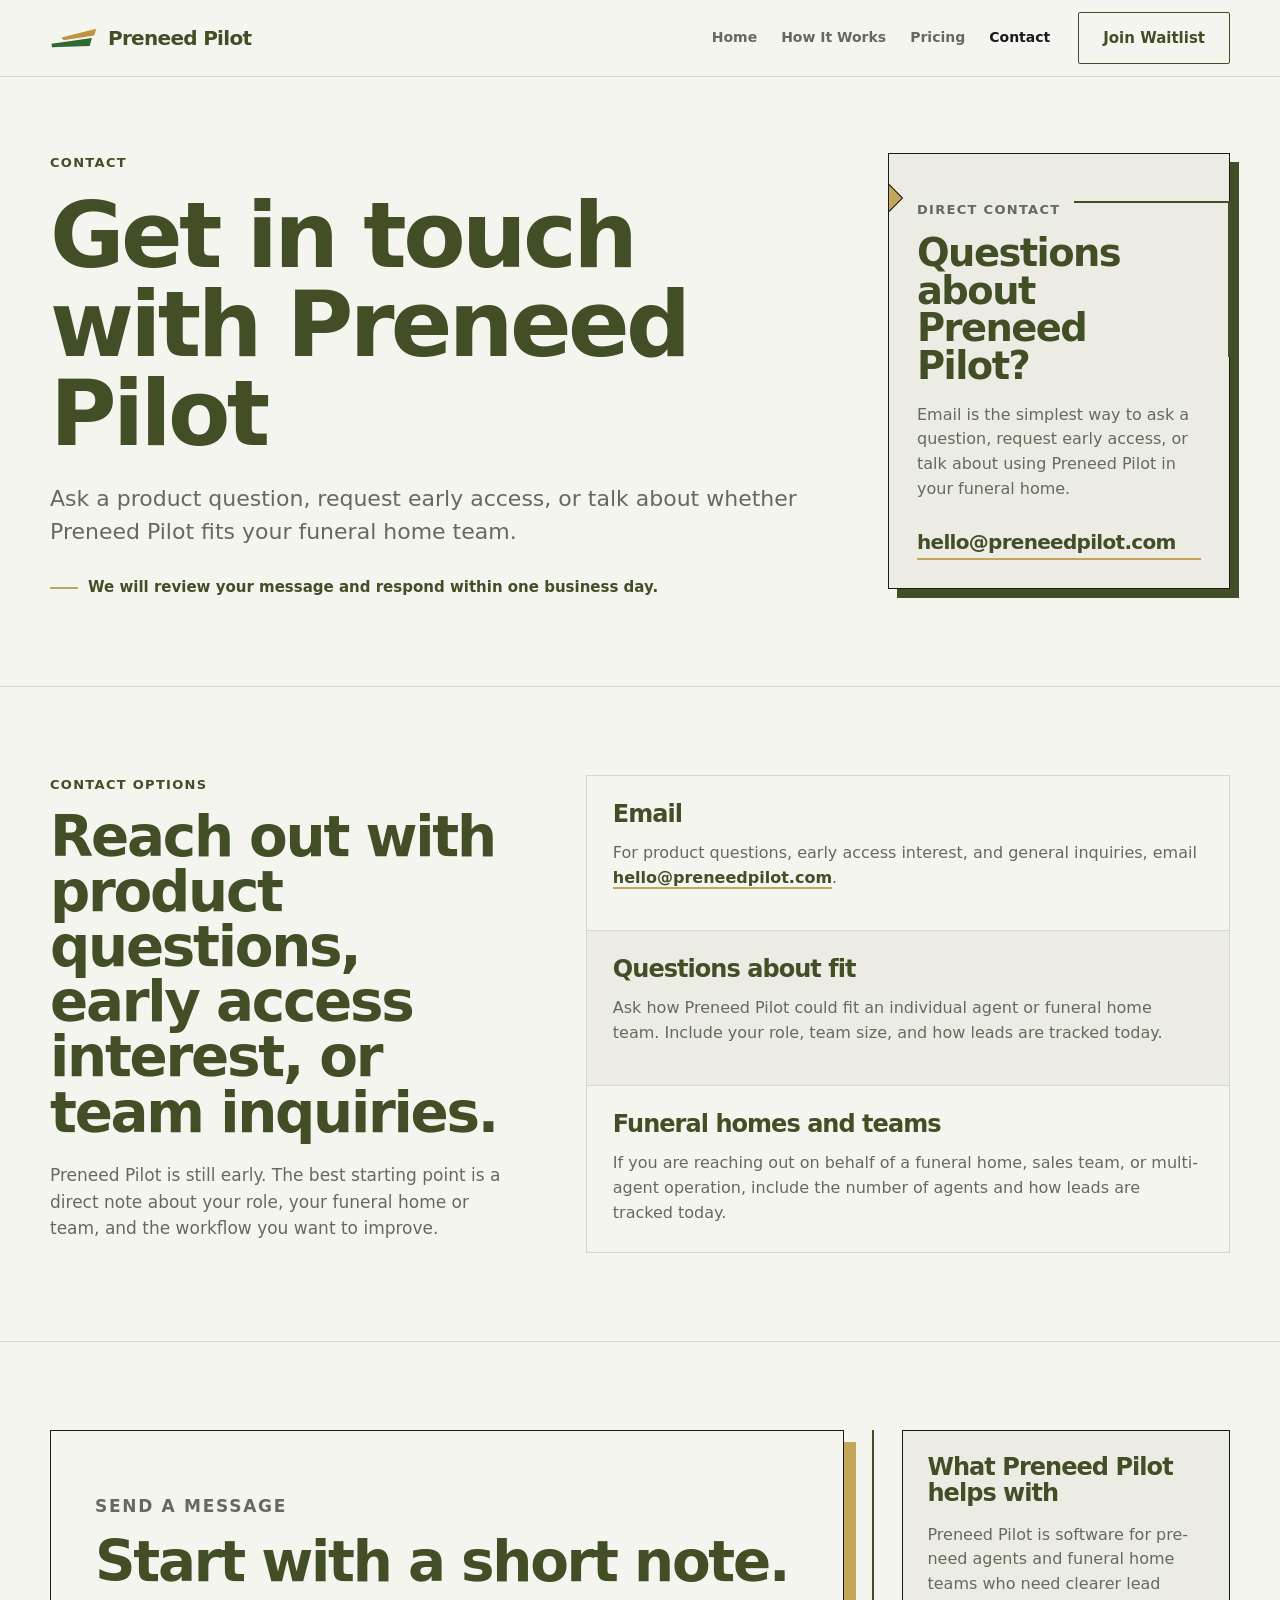
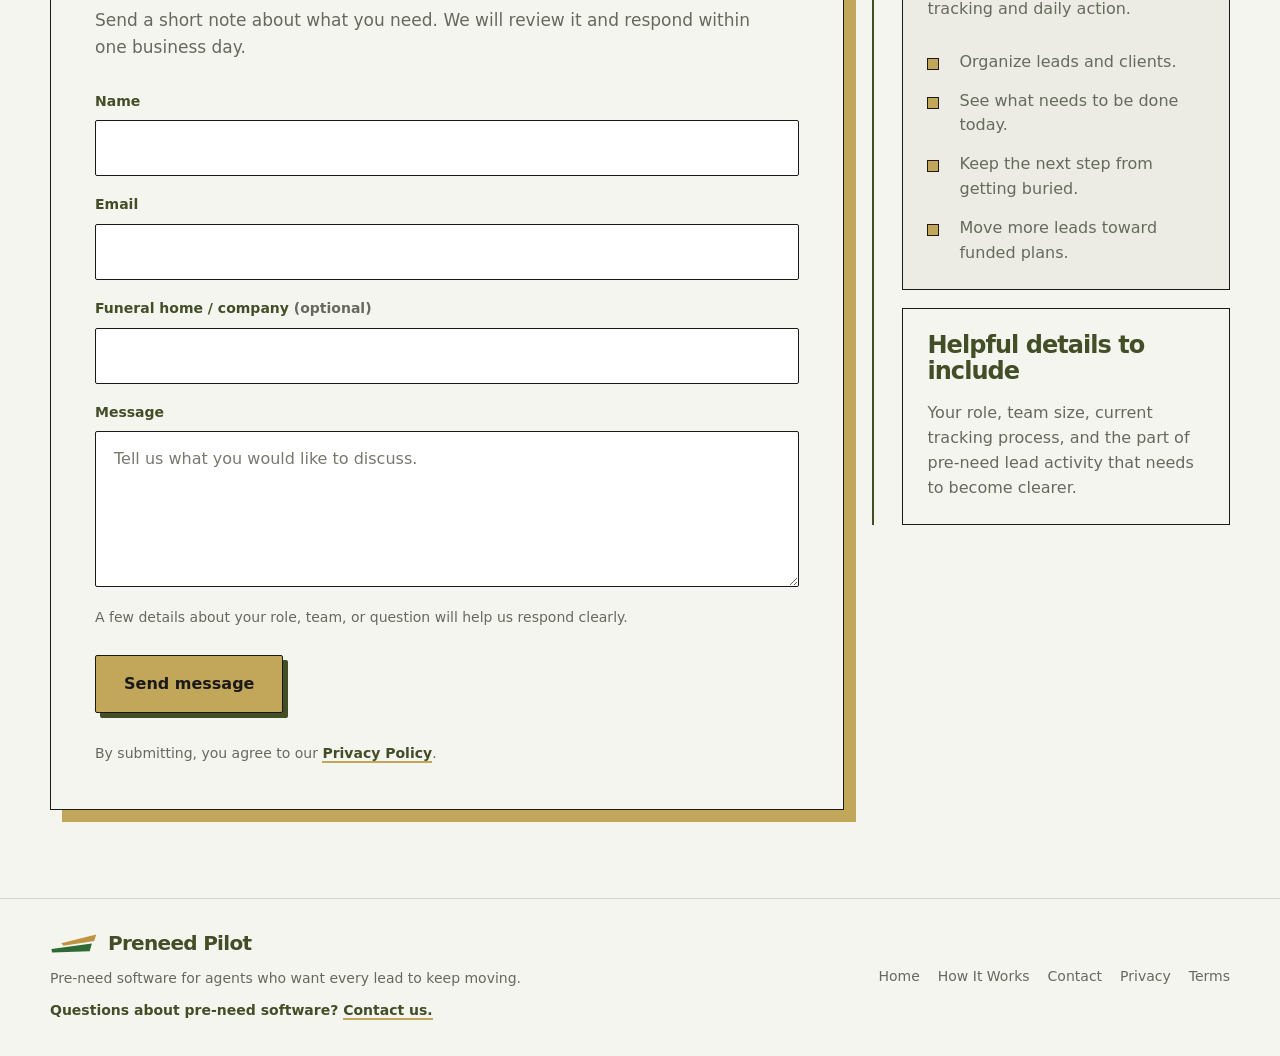
<file: contact.html>
<!doctype html>
<html lang="en">
<head>
  <meta charset="utf-8">
  <meta name="viewport" content="width=device-width, initial-scale=1">
  <title>Contact Preneed Pilot | Pre-Need Software for Funeral Home Agents</title>
  <meta name="description" content="Contact Preneed Pilot with questions about pre-need software, early access, funeral home teams, or product details.">
  <meta name="keywords" content="contact Preneed Pilot, pre-need software questions, funeral home pre-need software, pre-need agent software, funeral home team software">
  <meta name="robots" content="index, follow">
  <meta name="author" content="Preneed Pilot">
  <meta name="theme-color" content="#414E26">
  <link rel="canonical" href="https://preneedpilot.com/contact.html">
  <link rel="icon" href="/favicon.ico" sizes="any">
  <link rel="icon" type="image/svg+xml" href="/favicon.svg">
  <link rel="icon" type="image/png" sizes="32x32" href="/favicon-32x32.png">
  <link rel="icon" type="image/png" sizes="16x16" href="/favicon-16x16.png">
  <link rel="apple-touch-icon" sizes="180x180" href="/apple-touch-icon.png">
  <link rel="manifest" href="/site.webmanifest">
  <meta property="og:site_name" content="Preneed Pilot">
  <meta property="og:title" content="Contact Preneed Pilot | Pre-Need Software for Funeral Home Agents">
  <meta property="og:description" content="Reach Preneed Pilot with questions about pre-need software, early access, funeral home teams, or product details.">
  <meta property="og:type" content="website">
  <meta property="og:url" content="https://preneedpilot.com/contact.html">
  <meta property="og:image" content="https://preneedpilot.com/og-image.png">
  <meta property="og:image:width" content="1200">
  <meta property="og:image:height" content="630">
  <meta property="og:image:alt" content="Preneed Pilot social preview image">
  <meta name="twitter:card" content="summary_large_image">
  <meta name="twitter:title" content="Contact Preneed Pilot | Pre-Need Software for Funeral Home Agents">
  <meta name="twitter:description" content="Contact Preneed Pilot with questions about pre-need software, early access, funeral home teams, or product details.">
  <meta name="twitter:image" content="https://preneedpilot.com/og-image.png">
  <meta name="twitter:image:alt" content="Preneed Pilot social preview image">
  <script type="application/ld+json">
    {
      "@context": "https://schema.org",
      "@graph": [
        {
          "@type": "Organization",
          "@id": "https://preneedpilot.com/#organization",
          "name": "Preneed Pilot",
          "url": "https://preneedpilot.com/",
          "logo": "https://preneedpilot.com/preneed_pilot_middle_logo.svg",
          "contactPoint": {
            "@type": "ContactPoint",
            "contactType": "customer support",
            "email": "hello@preneedpilot.com"
          }
        },
        {
          "@type": "ContactPage",
          "@id": "https://preneedpilot.com/contact.html#webpage",
          "url": "https://preneedpilot.com/contact.html",
          "name": "Contact Preneed Pilot",
          "isPartOf": {
            "@type": "WebSite",
            "@id": "https://preneedpilot.com/#website",
            "name": "Preneed Pilot",
            "url": "https://preneedpilot.com/"
          },
          "about": {
            "@type": "SoftwareApplication",
            "@id": "https://preneedpilot.com/#software",
            "name": "Preneed Pilot",
            "applicationCategory": "BusinessApplication",
            "operatingSystem": "Web"
          },
          "description": "Contact Preneed Pilot with questions about pre-need software, early access, funeral home teams, or product details.",
          "inLanguage": "en-US"
        }
      ]
    }
  </script>
  <link rel="stylesheet" href="styles.css">
  <!-- Google tag (gtag.js) -->
  <script async src="https://www.googletagmanager.com/gtag/js?id=G-DPM84W2JZD"></script>
  <script>
    window.dataLayer = window.dataLayer || [];
    function gtag(){dataLayer.push(arguments);}
    gtag('js', new Date());

    gtag('config', 'G-DPM84W2JZD');
  </script>
</head>

<body class="contact-page">
  <a class="skip-link" href="#main">Skip to content</a>

  <header class="site-header" aria-label="Site header">
    <div class="header-inner">
      <a class="brand" href="index.html" aria-label="Preneed Pilot home">
        <img class="brand-symbol" src="preneed_pilot_symbol.svg" alt="" aria-hidden="true">
        <span class="brand-word">Preneed Pilot</span>
      </a>

      <div class="nav-wrap">
        <nav class="nav" aria-label="Primary navigation">
          <a href="index.html">Home</a>
          <a href="how-it-works.html">How It Works</a>
          <a href="index.html#pricing">Pricing</a>
          <a href="contact.html" aria-current="page">Contact</a>
        </nav>
        <a class="button secondary" href="index.html#waitlist">Join Waitlist</a>
      </div>
    </div>
  </header>

  <main id="main">
    <section class="section contact-hero" id="top" aria-labelledby="contact-title">
      <div class="section-inner contact-hero-grid">
        <div>
          <p class="eyebrow">Contact</p>
          <h1 id="contact-title">Get in touch with Preneed Pilot</h1>
          <p class="lead">
            Ask a product question, request early access, or talk about whether Preneed Pilot fits your funeral home team.
          </p>
          <div class="proof-line">We will review your message and respond within one business day.</div>
        </div>

        <aside class="contact-card" aria-labelledby="direct-contact-title">
          <p class="section-kicker">Direct contact</p>
          <h2 id="direct-contact-title">Questions about Preneed Pilot?</h2>
          <p>
            Email is the simplest way to ask a question, request early access, or talk about using Preneed Pilot in your funeral home.
          </p>
          <a class="email-link" href="mailto:hello@preneedpilot.com">hello@preneedpilot.com</a>
        </aside>
      </div>
    </section>

    <section class="section" aria-labelledby="contact-options-title">
      <div class="section-inner split">
        <div>
          <p class="section-kicker">Contact options</p>
          <h2 class="section-title" id="contact-options-title">Reach out with product questions, early access interest, or team inquiries.</h2>
          <p class="section-copy tight">
            Preneed Pilot is still early. The best starting point is a direct note about your role, your funeral home or team, and the workflow you want to improve.
          </p>
        </div>

        <div class="option-grid" aria-label="Ways to contact Preneed Pilot">
          <article class="option-card">
            <h3>Email</h3>
            <p>For product questions, early access interest, and general inquiries, email <a href="mailto:hello@preneedpilot.com">hello@preneedpilot.com</a>.</p>
          </article>

          <article class="option-card">
            <h3>Questions about fit</h3>
            <p>Ask how Preneed Pilot could fit an individual agent or funeral home team. Include your role, team size, and how leads are tracked today.</p>
          </article>

          <article class="option-card">
            <h3>Funeral homes and teams</h3>
            <p>If you are reaching out on behalf of a funeral home, sales team, or multi-agent operation, include the number of agents and how leads are tracked today.</p>
          </article>
        </div>
      </div>
    </section>

    <section class="section" aria-labelledby="form-title">
      <div class="section-inner contact-workspace">
        <div class="form-panel">
          <div class="form-intro">
            <p class="section-kicker">Send a message</p>
            <h2 class="section-title" id="form-title">Start with a short note.</h2>
            <p>
              Send a short note about what you need. We will review it and respond within one business day.
            </p>
          </div>

          <form class="contact-form" id="contact-form" action="https://formspree.io/f/xgollpdr" method="POST">
            <input type="hidden" name="_subject" value="New Preneed Pilot contact message">
            <div class="field-group">
              <label for="name">Name</label>
              <input class="form-field" id="name" name="name" type="text" autocomplete="name" required>
            </div>

            <div class="field-group">
              <label for="email">Email</label>
              <input class="form-field" id="email" name="email" type="email" autocomplete="email" aria-describedby="contact-privacy-note" required>
            </div>

            <div class="field-group">
              <label for="company">Funeral home / company <span class="field-note">(optional)</span></label>
              <input class="form-field" id="company" name="company" type="text" autocomplete="organization">
            </div>

            <div class="field-group">
              <label for="message">Message</label>
              <textarea class="form-field" id="message" name="message" placeholder="Tell us what you would like to discuss." aria-describedby="message-help" required></textarea>
              <p class="form-note" id="message-help">A few details about your role, team, or question will help us respond clearly.</p>
            </div>

            <div class="form-actions">
              <button class="button large" type="submit">Send message</button>
            </div>
            <p class="form-note" id="contact-privacy-note">By submitting, you agree to our <a href="privacy.html">Privacy Policy</a>.</p>
          </form>
        </div>

        <aside class="context-panel" aria-label="About Preneed Pilot">
          <div class="context-block">
            <h3>What Preneed Pilot helps with</h3>
            <p>
              Preneed Pilot is software for pre-need agents and funeral home teams who need clearer lead tracking and daily action.
            </p>
            <ul class="check-list">
              <li>Organize leads and clients.</li>
              <li>See what needs to be done today.</li>
              <li>Keep the next step from getting buried.</li>
              <li>Move more leads toward funded plans.</li>
            </ul>
          </div>

          <div class="context-block">
            <h3>Helpful details to include</h3>
            <p>
              Your role, team size, current tracking process, and the part of pre-need lead activity that needs to become clearer.
            </p>
          </div>
        </aside>
      </div>
    </section>
  </main>

  <footer class="footer" aria-label="Site footer">
    <div class="footer-inner">
      <div>
        <a class="brand" href="index.html" aria-label="Preneed Pilot home">
          <img class="brand-symbol" src="preneed_pilot_symbol.svg" alt="" aria-hidden="true">
          <span class="brand-word">Preneed Pilot</span>
        </a>
        <p class="footer-tagline">Pre-need software for agents who want every lead to keep moving.</p>
        <p class="footer-contact">Questions about pre-need software? <a href="contact.html">Contact us.</a></p>
      </div>

      <nav class="footer-links" aria-label="Footer navigation">
        <a href="index.html">Home</a>
        <a href="how-it-works.html">How It Works</a>
        <a href="contact.html" aria-current="page">Contact</a>
        <a href="privacy.html">Privacy</a>
        <a href="terms.html">Terms</a>
      </nav>
    </div>
  </footer>
  <script>
    const contactForm = document.getElementById("contact-form");

    if (contactForm) {
      contactForm.addEventListener("submit", () => {
        if (typeof gtag === "function" && contactForm.checkValidity()) {
          gtag("event", "contact_submit", {
            form_id: contactForm.id
          });
        }
      });
    }
  </script>
</body>
</html>
</file>
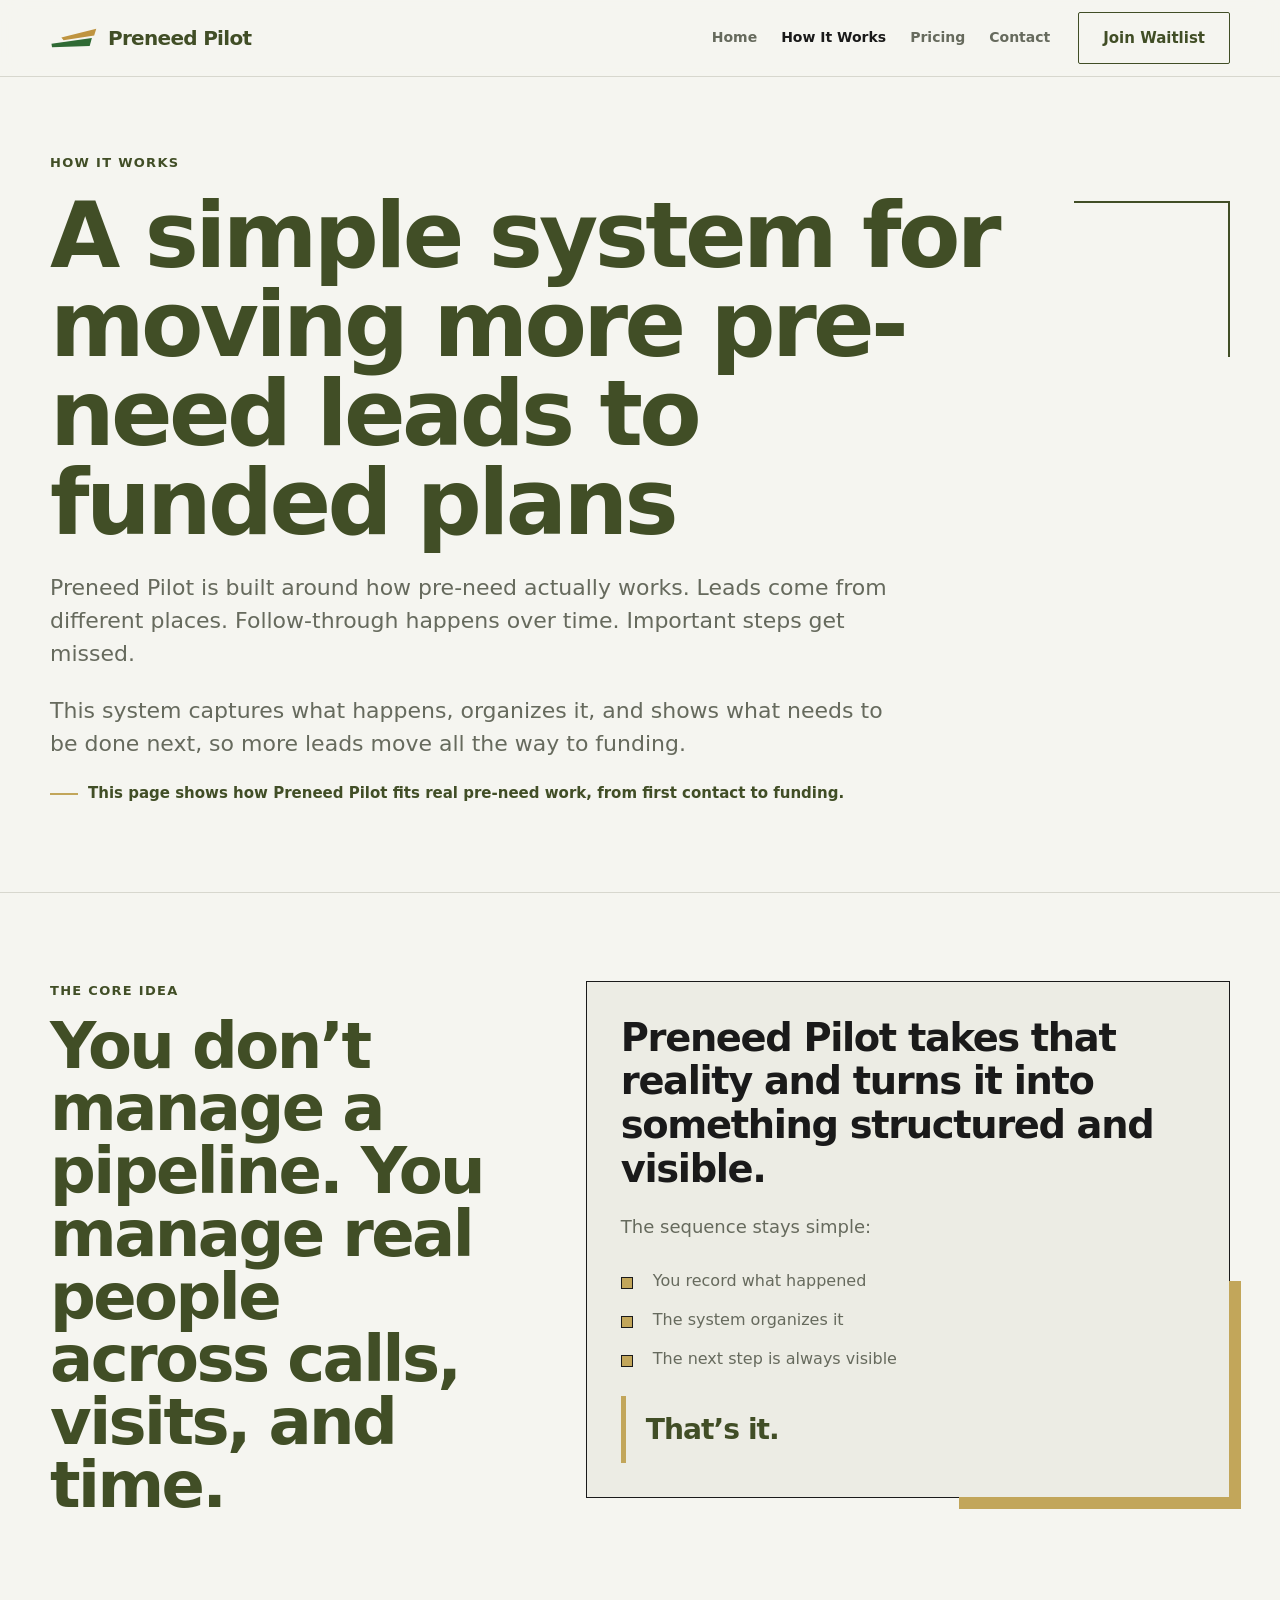
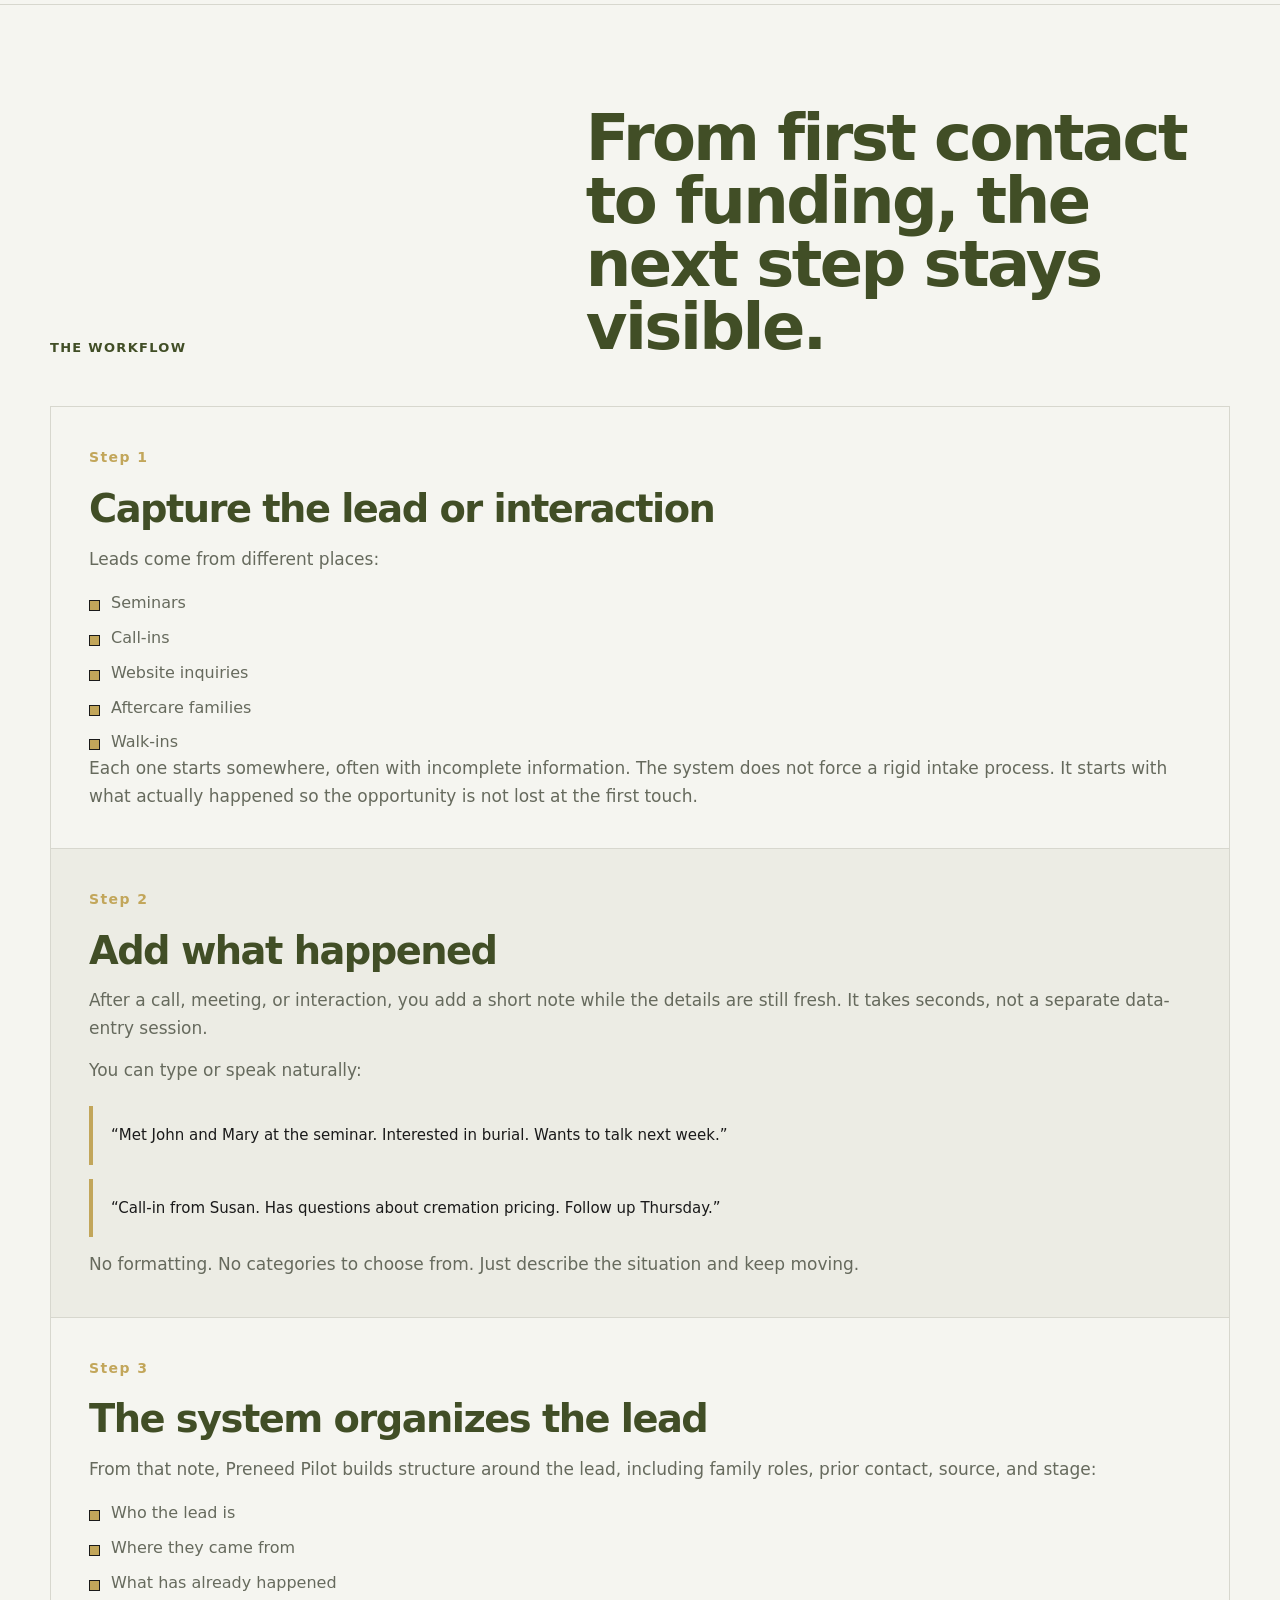
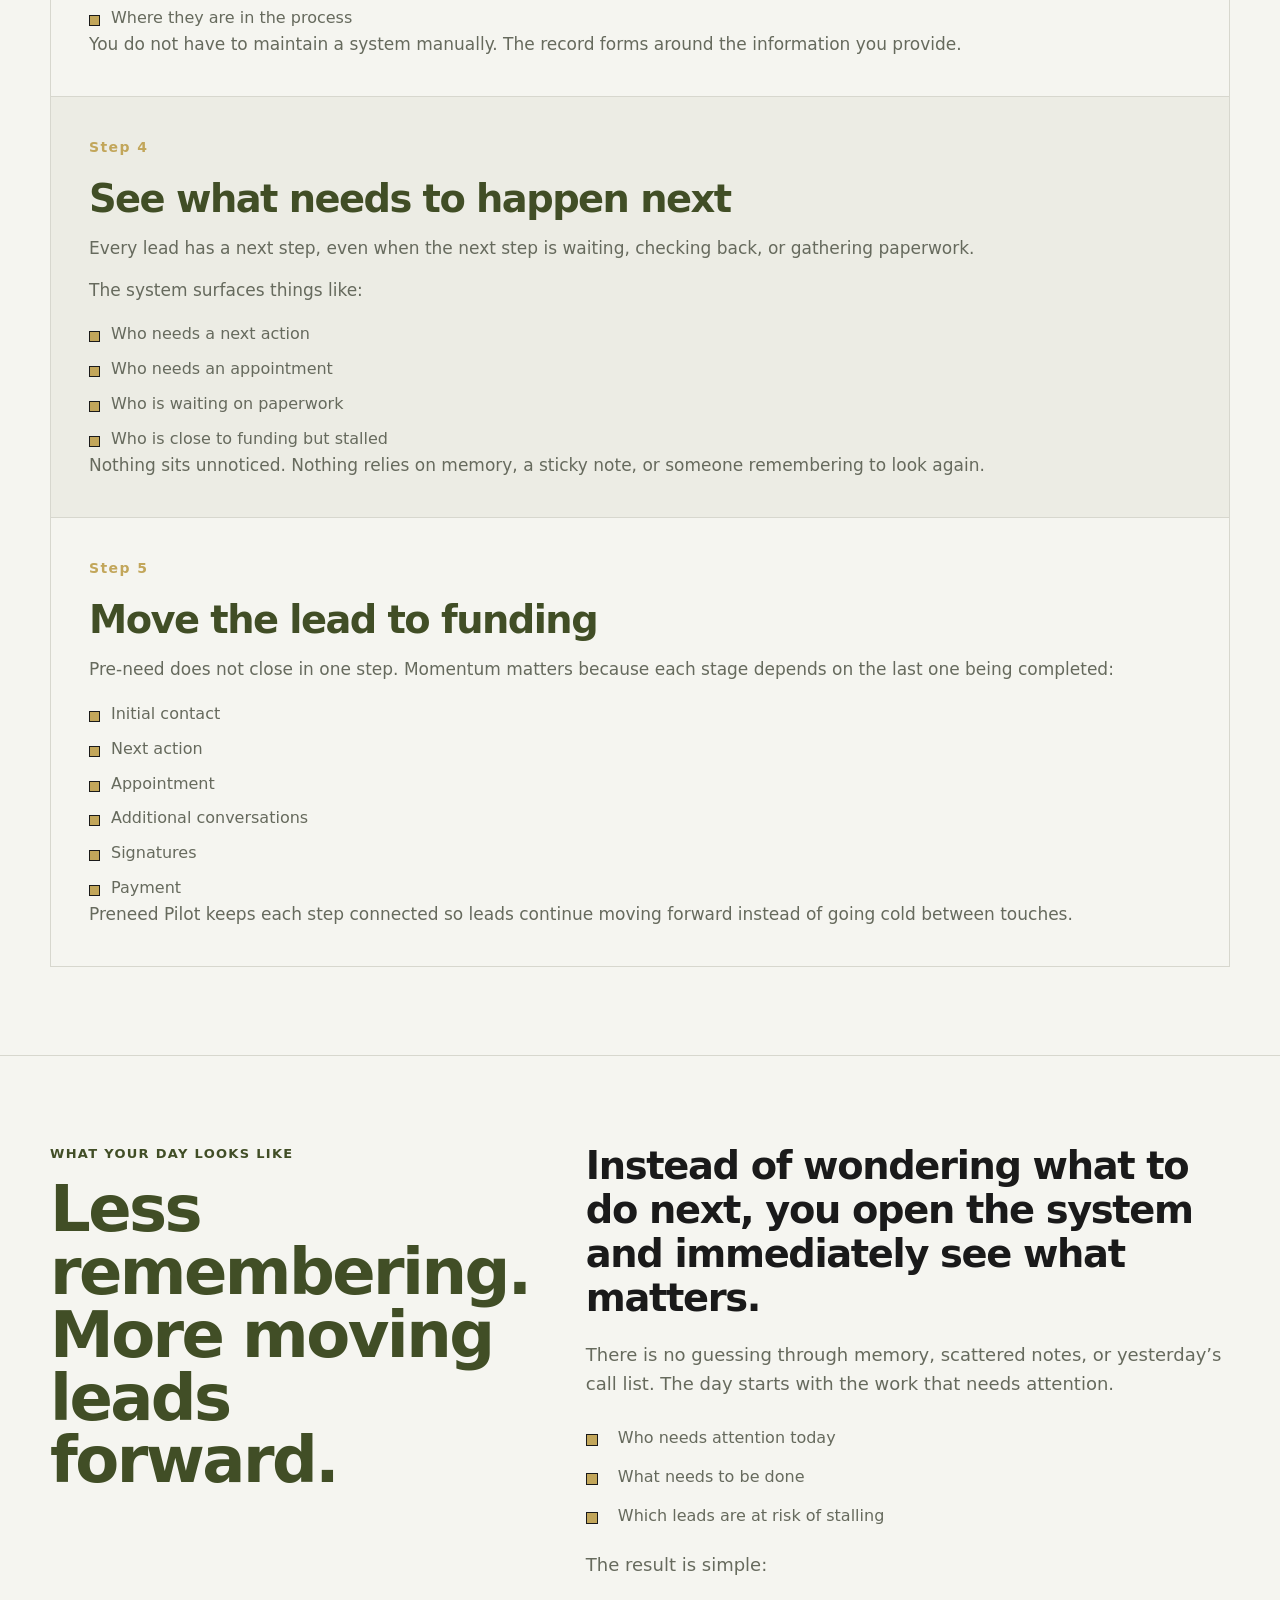
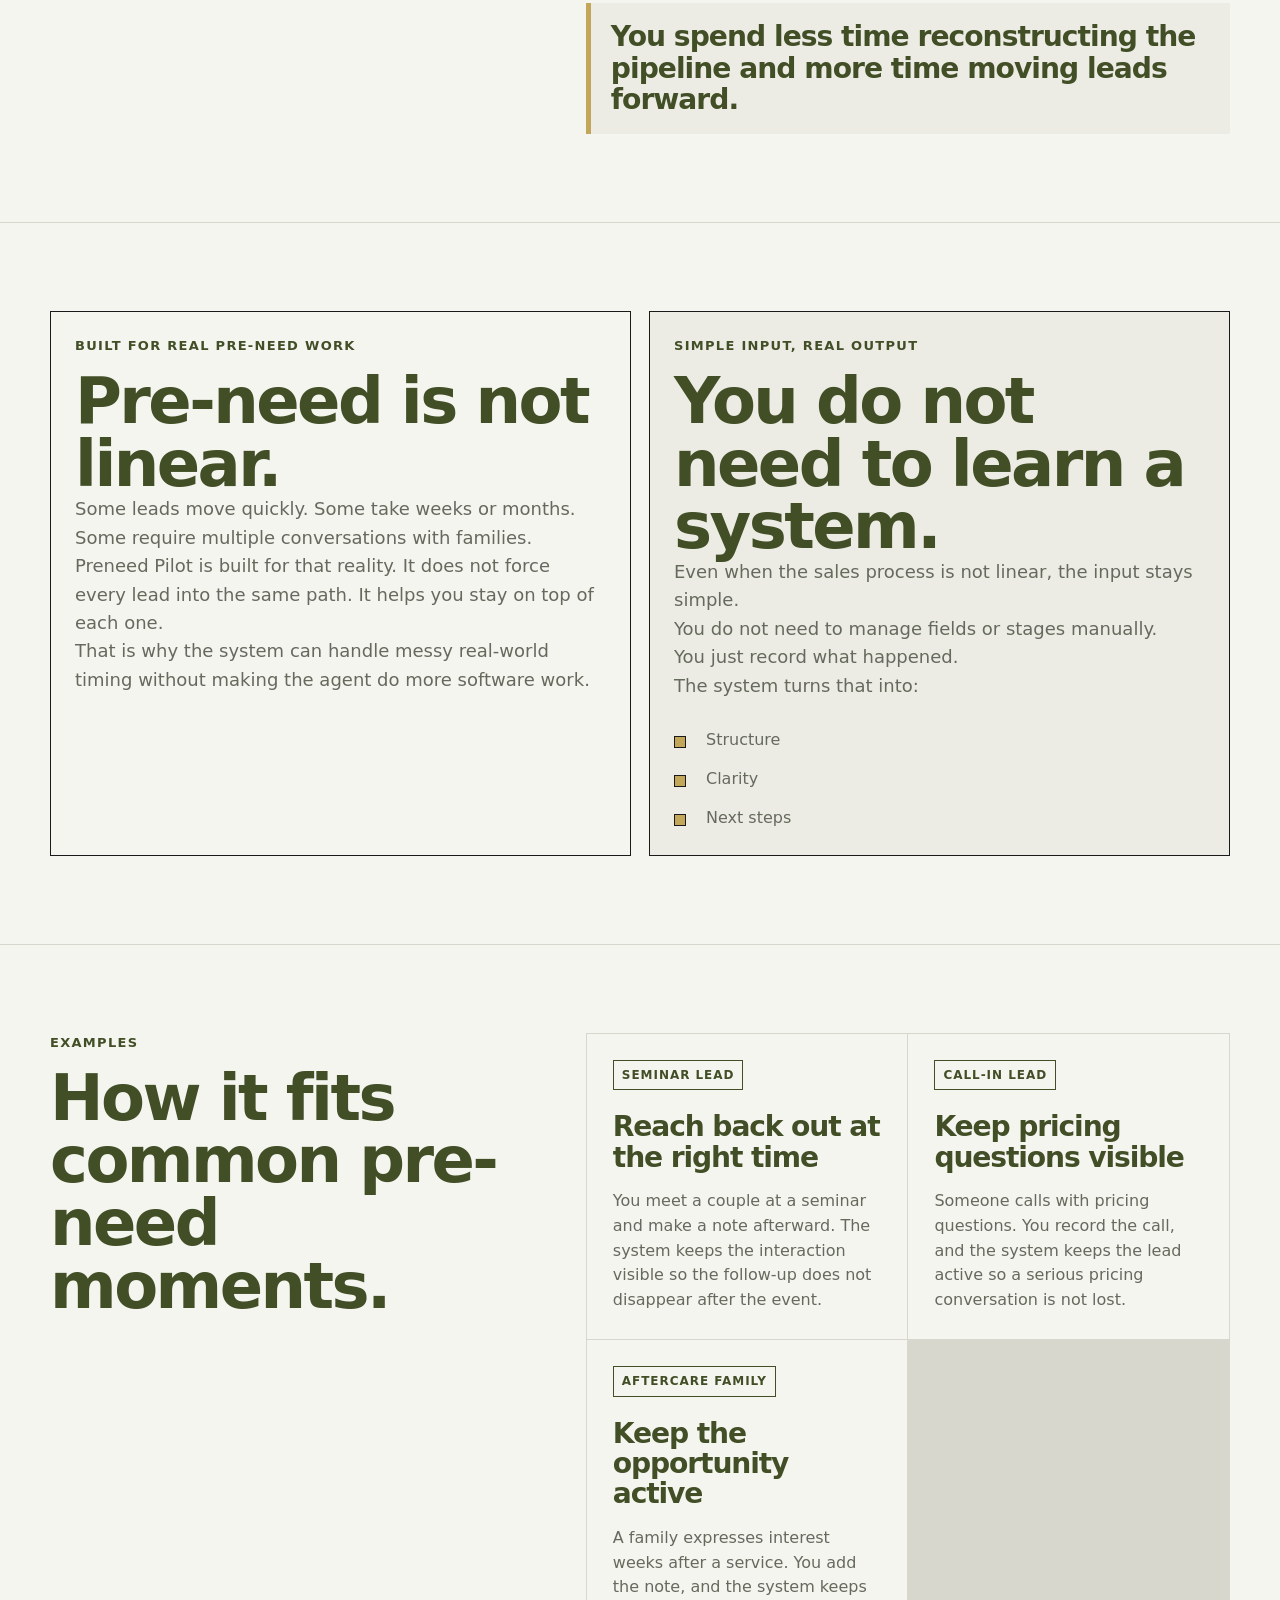
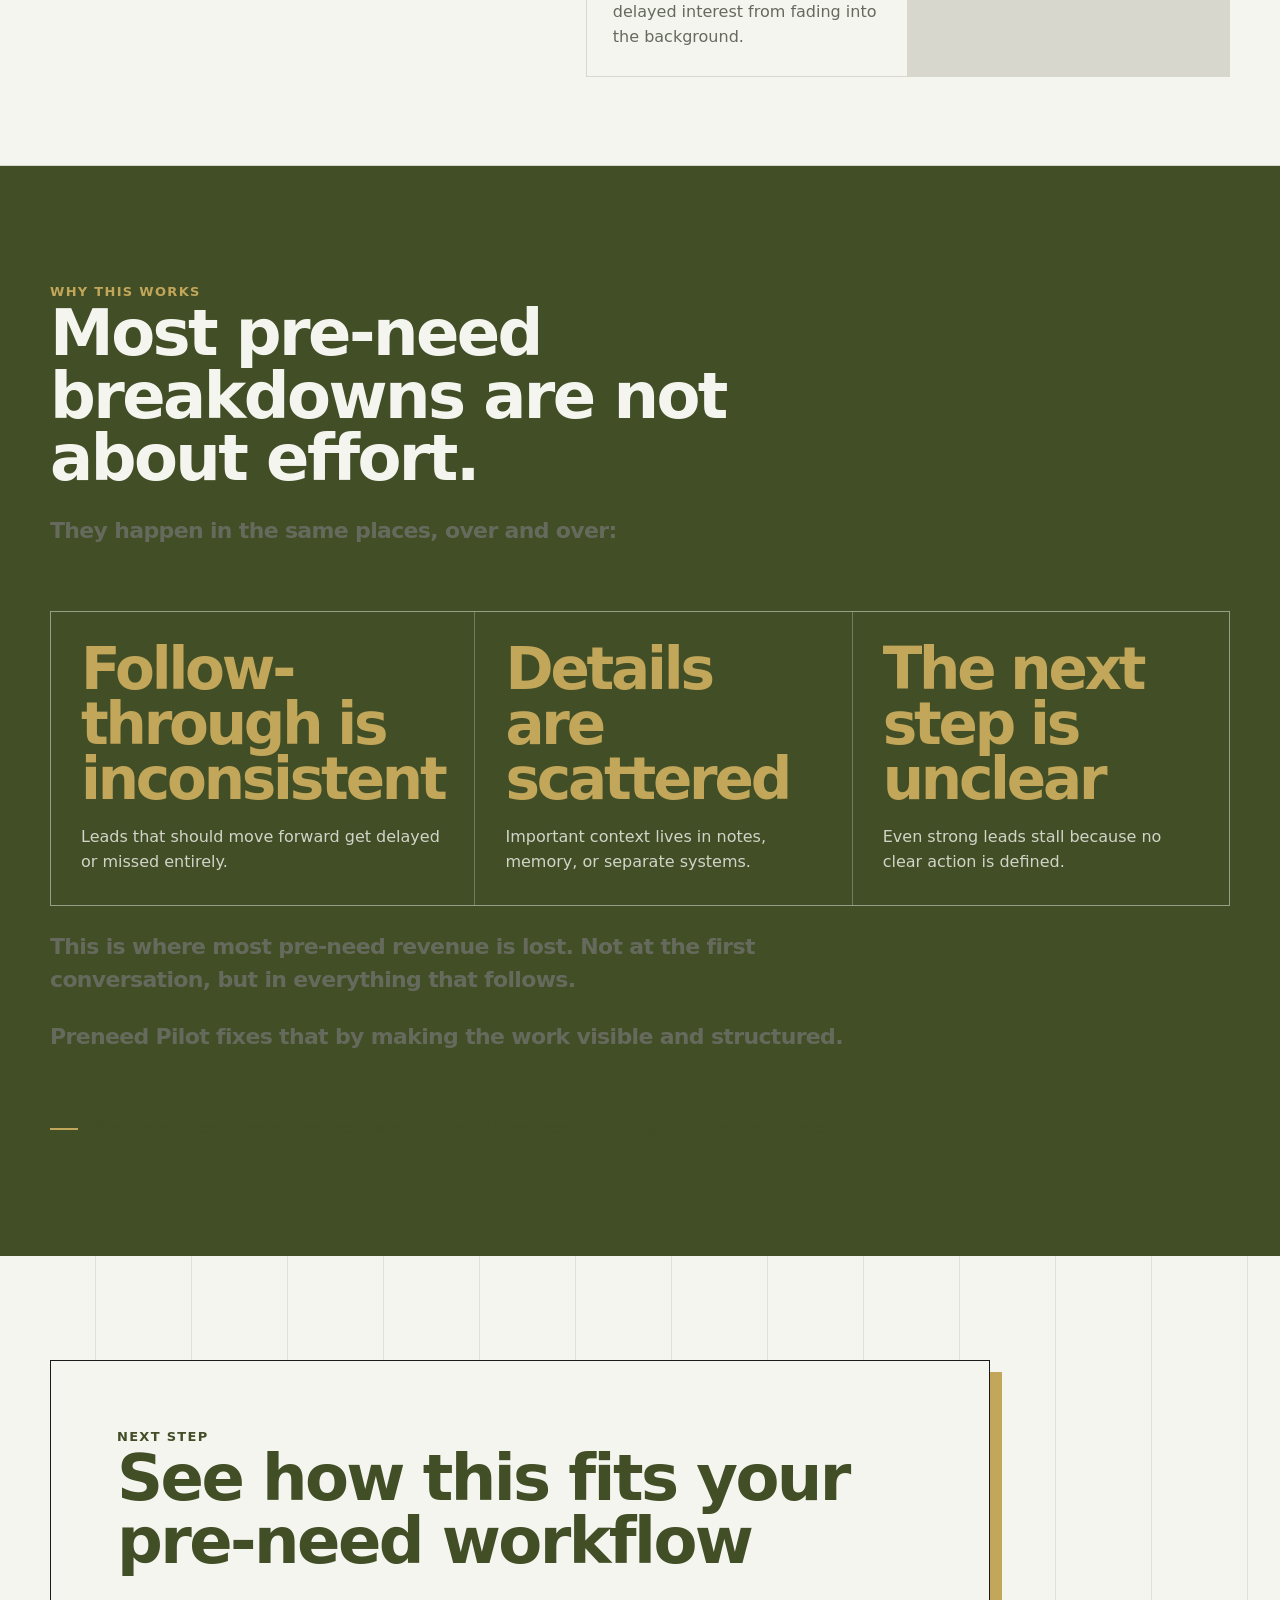
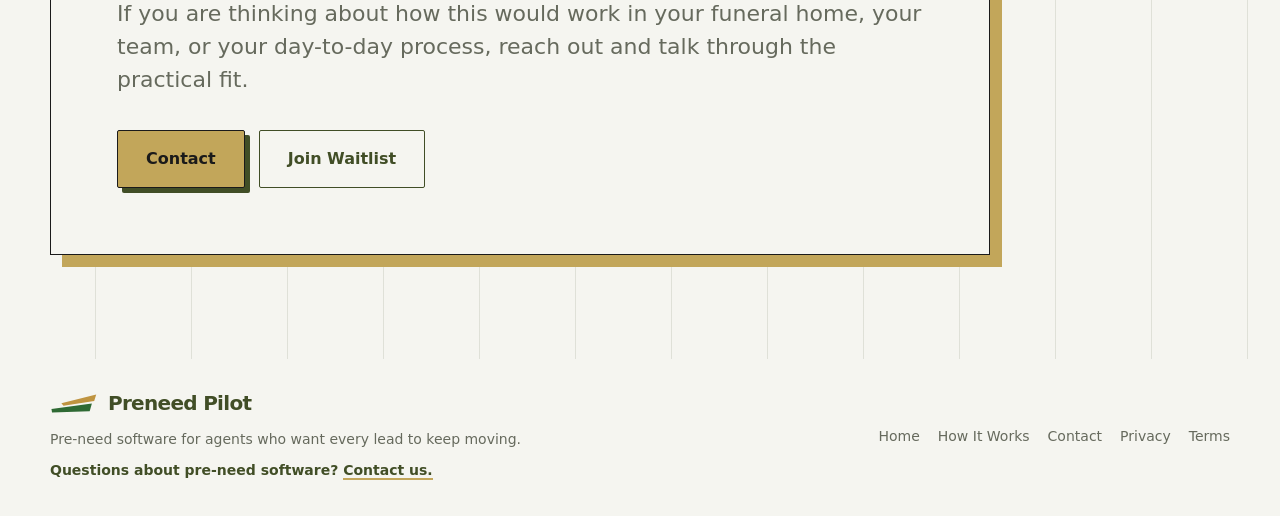
<file: how-it-works.html>
<!doctype html>
<html lang="en">
<head>
  <meta charset="utf-8">
  <meta name="viewport" content="width=device-width, initial-scale=1">
  <title>How Preneed Pilot Works | Pre-Need Software for Funeral Home Agents</title>
  <meta name="description" content="See how Preneed Pilot helps pre-need agents capture notes, organize leads, surface next steps, and move more opportunities toward funded plans.">
  <meta name="robots" content="index, follow">
  <meta name="author" content="Preneed Pilot">
  <meta name="theme-color" content="#414E26">
  <link rel="canonical" href="https://preneedpilot.com/how-it-works.html">
  <link rel="icon" href="/favicon.ico" sizes="any">
  <link rel="icon" type="image/svg+xml" href="/favicon.svg">
  <link rel="icon" type="image/png" sizes="32x32" href="/favicon-32x32.png">
  <link rel="icon" type="image/png" sizes="16x16" href="/favicon-16x16.png">
  <link rel="apple-touch-icon" sizes="180x180" href="/apple-touch-icon.png">
  <link rel="manifest" href="/site.webmanifest">
  <meta property="og:site_name" content="Preneed Pilot">
  <meta property="og:title" content="How Preneed Pilot Works | Pre-Need Software for Funeral Home Agents">
  <meta property="og:description" content="How Preneed Pilot captures notes, organizes leads, surfaces next steps, and helps move more pre-need opportunities toward funded plans.">
  <meta property="og:type" content="website">
  <meta property="og:url" content="https://preneedpilot.com/how-it-works.html">
  <meta property="og:image" content="https://preneedpilot.com/og-image.png">
  <meta property="og:image:width" content="1200">
  <meta property="og:image:height" content="630">
  <meta property="og:image:alt" content="Preneed Pilot social preview image">
  <meta name="twitter:card" content="summary_large_image">
  <meta name="twitter:title" content="How Preneed Pilot Works | Pre-Need Software for Funeral Home Agents">
  <meta name="twitter:description" content="See how Preneed Pilot helps pre-need agents capture notes, organize leads, surface next steps, and move more opportunities toward funded plans.">
  <meta name="twitter:image" content="https://preneedpilot.com/og-image.png">
  <meta name="twitter:image:alt" content="Preneed Pilot social preview image">
  <script type="application/ld+json">
    {
      "@context": "https://schema.org",
      "@graph": [
        {
          "@type": "Organization",
          "@id": "https://preneedpilot.com/#organization",
          "name": "Preneed Pilot",
          "url": "https://preneedpilot.com/",
          "logo": "https://preneedpilot.com/preneed_pilot_middle_logo.svg",
          "contactPoint": {
            "@type": "ContactPoint",
            "contactType": "customer support",
            "email": "hello@preneedpilot.com"
          }
        },
        {
          "@type": "WebPage",
          "@id": "https://preneedpilot.com/how-it-works.html#webpage",
          "url": "https://preneedpilot.com/how-it-works.html",
          "name": "How Preneed Pilot Works | Pre-Need Software for Funeral Home Agents",
          "isPartOf": {
            "@type": "WebSite",
            "@id": "https://preneedpilot.com/#website",
            "name": "Preneed Pilot",
            "url": "https://preneedpilot.com/"
          },
          "about": {
            "@id": "https://preneedpilot.com/#organization"
          },
          "description": "How Preneed Pilot captures notes, organizes leads, surfaces next steps, and helps move more pre-need opportunities toward funded plans.",
          "inLanguage": "en-US"
        }
      ]
    }
  </script>
  <link rel="stylesheet" href="styles.css">
  <!-- Google tag (gtag.js) -->
  <script async src="https://www.googletagmanager.com/gtag/js?id=G-DPM84W2JZD"></script>
  <script>
    window.dataLayer = window.dataLayer || [];
    function gtag(){dataLayer.push(arguments);}
    gtag('js', new Date());

    gtag('config', 'G-DPM84W2JZD');
  </script>
</head>

<body class="how-page">
  <a class="skip-link" href="#main">Skip to content</a>

  <header class="site-header" aria-label="Site header">
    <div class="header-inner">
      <a class="brand" href="index.html" aria-label="Preneed Pilot home">
        <img class="brand-symbol" src="preneed_pilot_symbol.svg" alt="" aria-hidden="true">
        <span class="brand-word">Preneed Pilot</span>
      </a>

      <div class="nav-wrap">
        <nav class="nav" aria-label="Primary navigation">
          <a href="index.html">Home</a>
          <a href="how-it-works.html" aria-current="page">How It Works</a>
          <a href="index.html#pricing">Pricing</a>
          <a href="contact.html">Contact</a>
        </nav>
        <a class="button secondary" href="index.html#waitlist">Join Waitlist</a>
      </div>
    </div>
  </header>

  <main id="main">
    <section class="section how-hero" id="top" aria-labelledby="how-page-title">
      <div class="section-inner">
        <p class="eyebrow">How It Works</p>
        <h1 id="how-page-title">A simple system for moving more pre-need leads to funded plans</h1>
        <p class="lead">
          Preneed Pilot is built around how pre-need actually works. Leads come from different places. Follow-through happens over time. Important steps get missed.
        </p>
        <p class="lead">
          This system captures what happens, organizes it, and shows what needs to be done next, so more leads move all the way to funding.
        </p>
        <p class="proof-line">This page shows how Preneed Pilot fits real pre-need work, from first contact to funding.</p>
      </div>
    </section>

    <section class="section" aria-labelledby="core-idea-title">
      <div class="section-inner split">
        <div>
          <p class="section-kicker">The core idea</p>
          <h2 class="section-title" id="core-idea-title">You don&rsquo;t manage a pipeline. You manage real people across calls, visits, and time.</h2>
        </div>

        <div class="problem-panel">
          <p class="large-copy">Preneed Pilot takes that reality and turns it into something structured and visible.</p>
          <p class="section-copy">The sequence stays simple:</p>
          <ul class="check-list">
            <li>You record what happened</li>
            <li>The system organizes it</li>
            <li>The next step is always visible</li>
          </ul>
          <div class="standout-line">That&rsquo;s it.</div>
        </div>
      </div>
    </section>

    <section class="section" aria-labelledby="workflow-title">
      <div class="section-inner how-section">
        <div class="how-section-header">
          <p class="section-kicker">The workflow</p>
          <h2 class="section-title" id="workflow-title">From first contact to funding, the next step stays visible.</h2>
        </div>

        <div class="how-step-list">
          <article class="how-step-card">
            <span class="step-number">Step 1</span>
            <h3>Capture the lead or interaction</h3>
            <p>Leads come from different places:</p>
            <ul class="policy-list">
              <li>Seminars</li>
              <li>Call-ins</li>
              <li>Website inquiries</li>
              <li>Aftercare families</li>
              <li>Walk-ins</li>
            </ul>
            <p>Each one starts somewhere, often with incomplete information. The system does not force a rigid intake process. It starts with what actually happened so the opportunity is not lost at the first touch.</p>
          </article>

          <article class="how-step-card">
            <span class="step-number">Step 2</span>
            <h3>Add what happened</h3>
            <p>After a call, meeting, or interaction, you add a short note while the details are still fresh. It takes seconds, not a separate data-entry session.</p>
            <p>You can type or speak naturally:</p>
            <div class="note-example">
              &ldquo;Met John and Mary at the seminar. Interested in burial. Wants to talk next week.&rdquo;
            </div>
            <div class="note-example">
              &ldquo;Call-in from Susan. Has questions about cremation pricing. Follow up Thursday.&rdquo;
            </div>
            <p>No formatting. No categories to choose from. Just describe the situation and keep moving.</p>
          </article>

          <article class="how-step-card">
            <span class="step-number">Step 3</span>
            <h3>The system organizes the lead</h3>
            <p>From that note, Preneed Pilot builds structure around the lead, including family roles, prior contact, source, and stage:</p>
            <ul class="policy-list">
              <li>Who the lead is</li>
              <li>Where they came from</li>
              <li>What has already happened</li>
              <li>Where they are in the process</li>
            </ul>
            <p>You do not have to maintain a system manually. The record forms around the information you provide.</p>
          </article>

          <article class="how-step-card">
            <span class="step-number">Step 4</span>
            <h3>See what needs to happen next</h3>
            <p>Every lead has a next step, even when the next step is waiting, checking back, or gathering paperwork.</p>
            <p>The system surfaces things like:</p>
            <ul class="policy-list">
              <li>Who needs a next action</li>
              <li>Who needs an appointment</li>
              <li>Who is waiting on paperwork</li>
              <li>Who is close to funding but stalled</li>
            </ul>
            <p>Nothing sits unnoticed. Nothing relies on memory, a sticky note, or someone remembering to look again.</p>
          </article>

          <article class="how-step-card">
            <span class="step-number">Step 5</span>
            <h3>Move the lead to funding</h3>
            <p>Pre-need does not close in one step. Momentum matters because each stage depends on the last one being completed:</p>
            <ul class="policy-list">
              <li>Initial contact</li>
              <li>Next action</li>
              <li>Appointment</li>
              <li>Additional conversations</li>
              <li>Signatures</li>
              <li>Payment</li>
            </ul>
            <p>Preneed Pilot keeps each step connected so leads continue moving forward instead of going cold between touches.</p>
          </article>
        </div>
      </div>
    </section>

    <section class="section" aria-labelledby="day-title">
      <div class="section-inner split">
        <div>
          <p class="section-kicker">What your day looks like</p>
          <h2 class="section-title" id="day-title">Less remembering. More moving leads forward.</h2>
        </div>
        <div>
          <p class="large-copy">Instead of wondering what to do next, you open the system and immediately see what matters.</p>
          <p class="section-copy">There is no guessing through memory, scattered notes, or yesterday&rsquo;s call list. The day starts with the work that needs attention.</p>
          <ul class="check-list">
            <li>Who needs attention today</li>
            <li>What needs to be done</li>
            <li>Which leads are at risk of stalling</li>
          </ul>
          <p class="section-copy">The result is simple:</p>
          <div class="standout-line">You spend less time reconstructing the pipeline and more time moving leads forward.</div>
        </div>
      </div>
    </section>

    <section class="section" aria-labelledby="real-work-title">
      <div class="section-inner how-grid">
        <article class="support-block">
          <p class="section-kicker">Built for real pre-need work</p>
          <h2 class="section-title" id="real-work-title">Pre-need is not linear.</h2>
          <p class="section-copy">Some leads move quickly. Some take weeks or months. Some require multiple conversations with families.</p>
          <p class="section-copy">Preneed Pilot is built for that reality. It does not force every lead into the same path. It helps you stay on top of each one.</p>
          <p class="section-copy">That is why the system can handle messy real-world timing without making the agent do more software work.</p>
        </article>

        <article class="support-block muted">
          <p class="section-kicker">Simple input, real output</p>
          <h2 class="section-title">You do not need to learn a system.</h2>
          <p class="section-copy">Even when the sales process is not linear, the input stays simple.</p>
          <p class="section-copy">You do not need to manage fields or stages manually.</p>
          <p class="section-copy">You just record what happened.</p>
          <p class="section-copy">The system turns that into:</p>
          <ul class="check-list">
            <li>Structure</li>
            <li>Clarity</li>
            <li>Next steps</li>
          </ul>
        </article>
      </div>
    </section>

    <section class="section" aria-labelledby="examples-title">
      <div class="section-inner split">
        <div>
          <p class="section-kicker">Examples</p>
          <h2 class="section-title" id="examples-title">How it fits common pre-need moments.</h2>
        </div>
        <div class="feature-grid">
          <article class="feature-card">
            <span class="feature-tag">Seminar lead</span>
            <h3>Reach back out at the right time</h3>
            <p>You meet a couple at a seminar and make a note afterward. The system keeps the interaction visible so the follow-up does not disappear after the event.</p>
          </article>

          <article class="feature-card">
            <span class="feature-tag">Call-in lead</span>
            <h3>Keep pricing questions visible</h3>
            <p>Someone calls with pricing questions. You record the call, and the system keeps the lead active so a serious pricing conversation is not lost.</p>
          </article>

          <article class="feature-card">
            <span class="feature-tag">Aftercare family</span>
            <h3>Keep the opportunity active</h3>
            <p>A family expresses interest weeks after a service. You add the note, and the system keeps delayed interest from fading into the background.</p>
          </article>
        </div>
      </div>
    </section>

    <section class="value-band" aria-labelledby="why-title">
      <div class="section-inner">
        <p class="section-kicker">Why this works</p>
        <h2 id="why-title">Most pre-need breakdowns are not about effort.</h2>
        <p class="lead">
          They happen in the same places, over and over:
        </p>
        <ul class="value-grid" aria-label="Why pre-need work breaks down">
          <li class="value-item">
            <strong>Follow-through is inconsistent</strong>
            <p>Leads that should move forward get delayed or missed entirely.</p>
          </li>
          <li class="value-item">
            <strong>Details are scattered</strong>
            <p>Important context lives in notes, memory, or separate systems.</p>
          </li>
          <li class="value-item">
            <strong>The next step is unclear</strong>
            <p>Even strong leads stall because no clear action is defined.</p>
          </li>
        </ul>
        <p class="lead">
          This is where most pre-need revenue is lost. Not at the first conversation, but in everything that follows.
        </p>
        <p class="lead">
          Preneed Pilot fixes that by making the work visible and structured.
        </p>
        <div class="section-cta">
          <p class="proof-line">When every lead has a clear next step, more of them reach funding. That is the difference.</p>
        </div>
      </div>
    </section>

    <section class="final-cta" aria-labelledby="workflow-cta-title">
      <div class="section-inner">
        <div class="cta-box">
          <p class="section-kicker">Next step</p>
          <h2 id="workflow-cta-title">See how this fits your pre-need workflow</h2>
          <p class="lead">
            If you are thinking about how this would work in your funeral home, your team, or your day-to-day process, reach out and talk through the practical fit.
          </p>
          <div class="button-row">
            <a class="button large" href="contact.html">Contact</a>
            <a class="button secondary large" href="index.html#waitlist">Join Waitlist</a>
          </div>
        </div>
      </div>
    </section>
  </main>

  <footer class="footer" aria-label="Site footer">
    <div class="footer-inner">
      <div>
        <a class="brand" href="index.html" aria-label="Preneed Pilot home">
          <img class="brand-symbol" src="preneed_pilot_symbol.svg" alt="" aria-hidden="true">
          <span class="brand-word">Preneed Pilot</span>
        </a>
        <p class="footer-tagline">Pre-need software for agents who want every lead to keep moving.</p>
        <p class="footer-contact">Questions about pre-need software? <a href="contact.html">Contact us.</a></p>
      </div>

      <nav class="footer-links" aria-label="Footer navigation">
        <a href="index.html">Home</a>
        <a href="how-it-works.html" aria-current="page">How It Works</a>
        <a href="contact.html">Contact</a>
        <a href="privacy.html">Privacy</a>
        <a href="terms.html">Terms</a>
      </nav>
    </div>
  </footer>
</body>
</html>
</file>
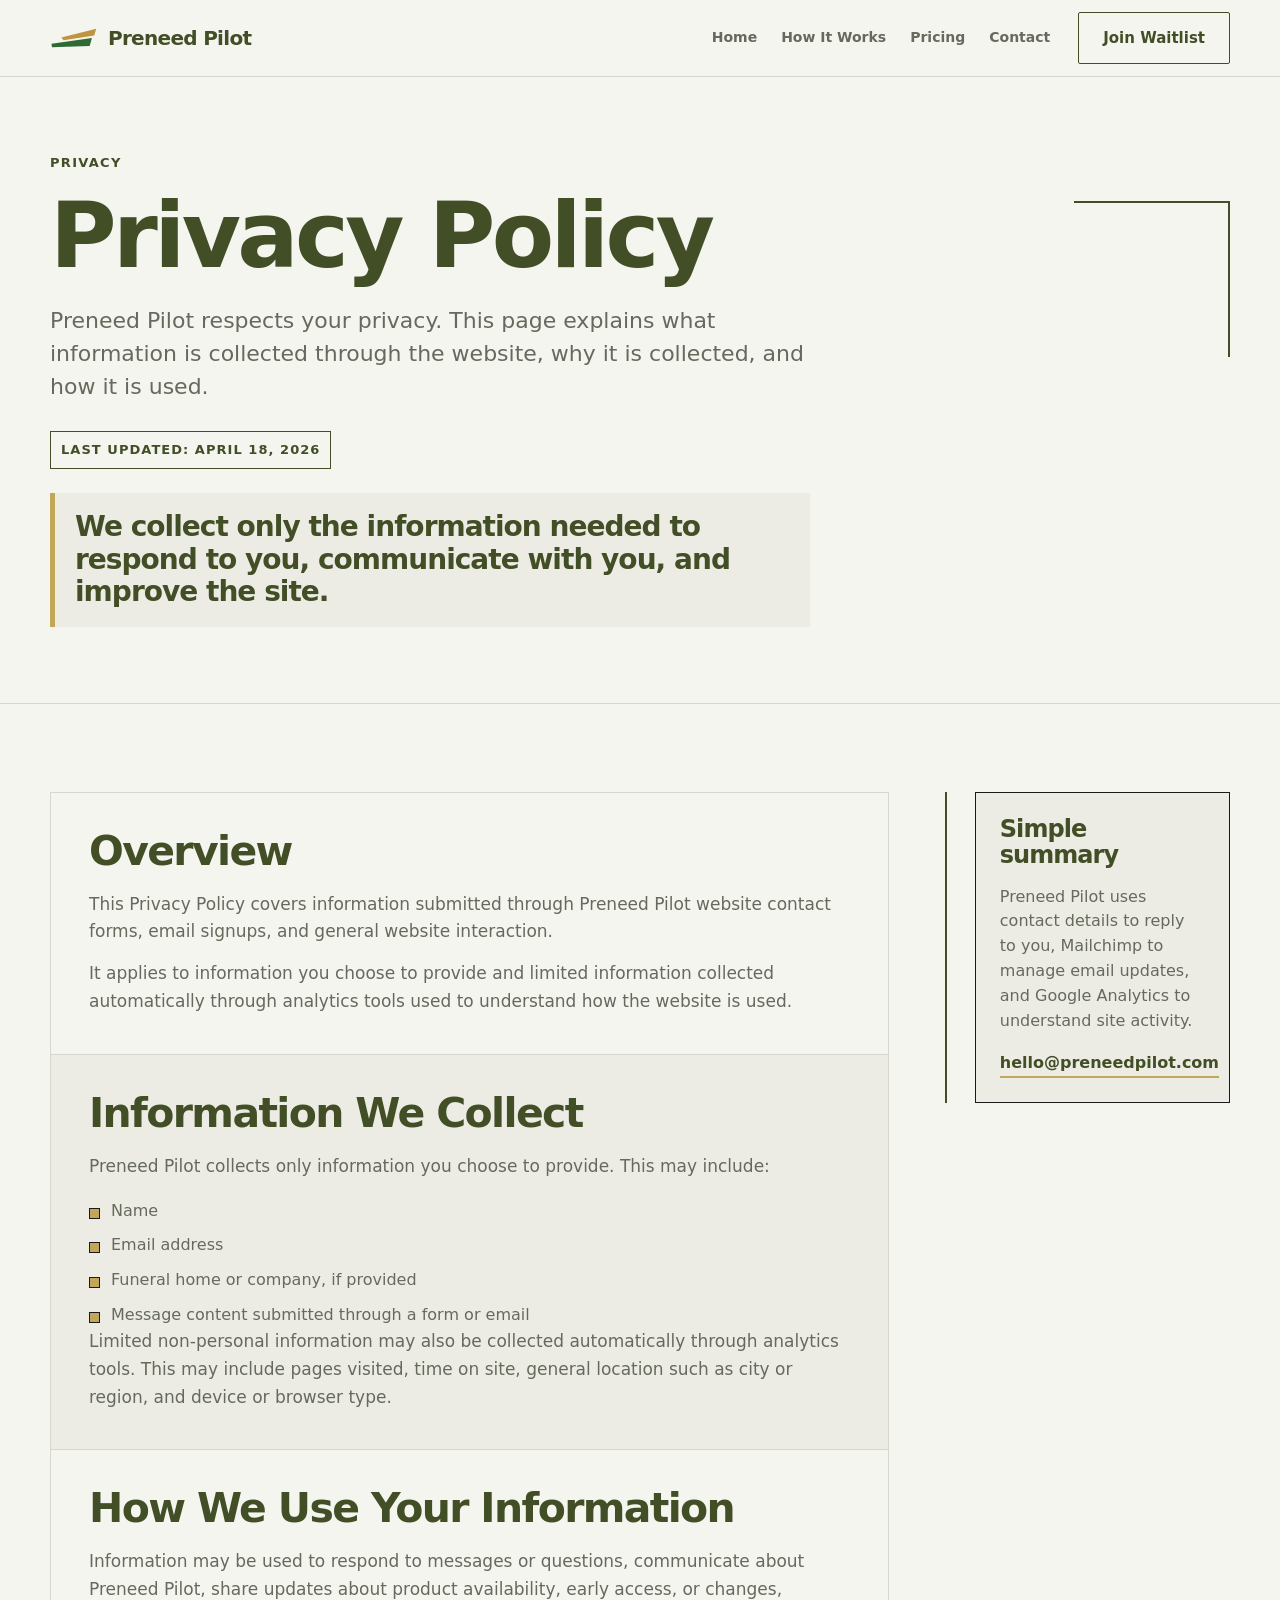
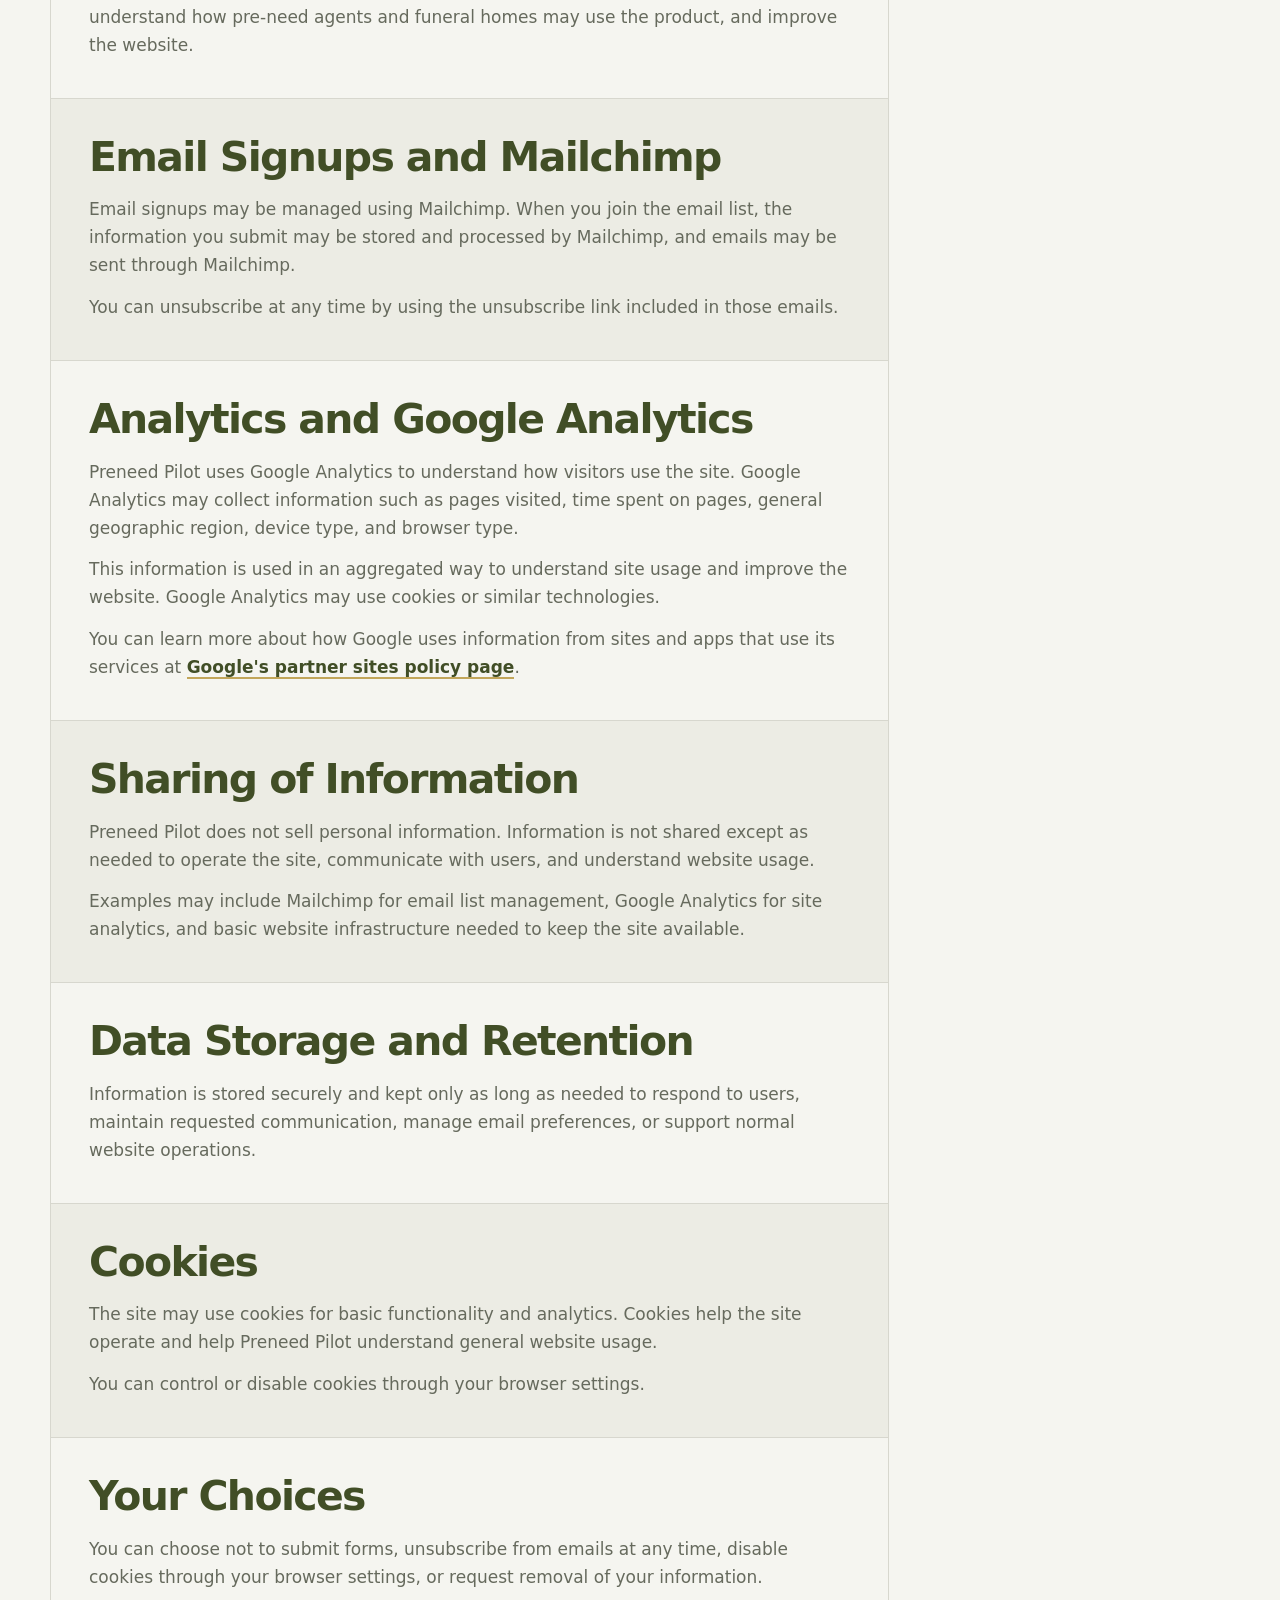
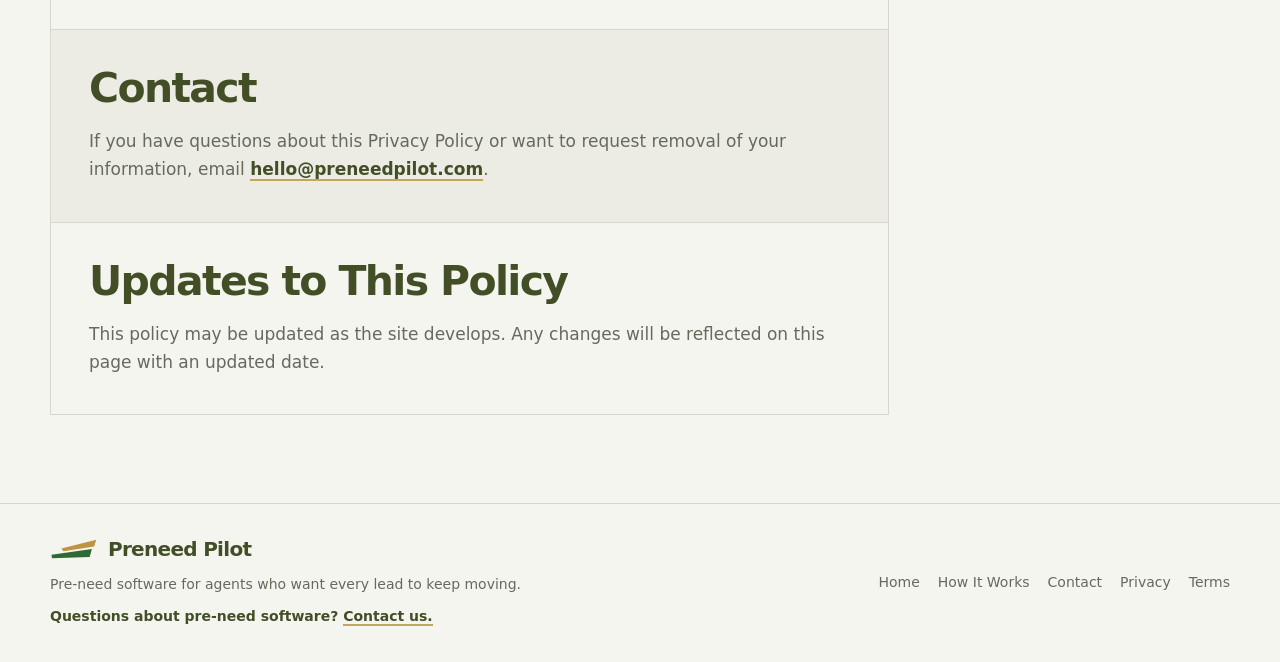
<file: privacy.html>
<!doctype html>
<html lang="en">
<head>
  <meta charset="utf-8">
  <meta name="viewport" content="width=device-width, initial-scale=1">
  <title>Privacy Policy | Preneed Pilot</title>
  <meta name="description" content="Read how Preneed Pilot collects, uses, and protects information submitted through the website, including contact forms, email signups, Mailchimp, and Google Analytics.">
  <meta name="robots" content="index, follow">
  <meta name="author" content="Preneed Pilot">
  <meta name="theme-color" content="#414E26">
  <link rel="canonical" href="https://preneedpilot.com/privacy.html">
  <link rel="icon" href="/favicon.ico" sizes="any">
  <link rel="icon" type="image/svg+xml" href="/favicon.svg">
  <link rel="icon" type="image/png" sizes="32x32" href="/favicon-32x32.png">
  <link rel="icon" type="image/png" sizes="16x16" href="/favicon-16x16.png">
  <link rel="apple-touch-icon" sizes="180x180" href="/apple-touch-icon.png">
  <link rel="manifest" href="/site.webmanifest">
  <meta property="og:site_name" content="Preneed Pilot">
  <meta property="og:title" content="Privacy Policy | Preneed Pilot">
  <meta property="og:description" content="How Preneed Pilot collects and uses information from contact forms, email signups, Mailchimp, and Google Analytics.">
  <meta property="og:type" content="website">
  <meta property="og:url" content="https://preneedpilot.com/privacy.html">
  <meta property="og:image" content="https://preneedpilot.com/og-image.png">
  <meta property="og:image:width" content="1200">
  <meta property="og:image:height" content="630">
  <meta property="og:image:alt" content="Preneed Pilot social preview image">
  <meta name="twitter:card" content="summary_large_image">
  <meta name="twitter:title" content="Privacy Policy | Preneed Pilot">
  <meta name="twitter:description" content="Read how Preneed Pilot handles website information, email signups, Mailchimp, and Google Analytics.">
  <meta name="twitter:image" content="https://preneedpilot.com/og-image.png">
  <meta name="twitter:image:alt" content="Preneed Pilot social preview image">
  <script type="application/ld+json">
    {
      "@context": "https://schema.org",
      "@graph": [
        {
          "@type": "Organization",
          "@id": "https://preneedpilot.com/#organization",
          "name": "Preneed Pilot",
          "url": "https://preneedpilot.com/",
          "logo": "https://preneedpilot.com/preneed_pilot_middle_logo.svg",
          "contactPoint": {
            "@type": "ContactPoint",
            "contactType": "customer support",
            "email": "hello@preneedpilot.com"
          }
        },
        {
          "@type": "WebPage",
          "@id": "https://preneedpilot.com/privacy.html#webpage",
          "url": "https://preneedpilot.com/privacy.html",
          "name": "Privacy Policy | Preneed Pilot",
          "isPartOf": {
            "@type": "WebSite",
            "@id": "https://preneedpilot.com/#website",
            "name": "Preneed Pilot",
            "url": "https://preneedpilot.com/"
          },
          "about": {
            "@id": "https://preneedpilot.com/#organization"
          },
          "description": "How Preneed Pilot collects and uses information from contact forms, email signups, Mailchimp, and Google Analytics.",
          "dateModified": "2026-04-18",
          "inLanguage": "en-US"
        }
      ]
    }
  </script>
  <link rel="stylesheet" href="styles.css">
  <!-- Google tag (gtag.js) -->
  <script async src="https://www.googletagmanager.com/gtag/js?id=G-DPM84W2JZD"></script>
  <script>
    window.dataLayer = window.dataLayer || [];
    function gtag(){dataLayer.push(arguments);}
    gtag('js', new Date());

    gtag('config', 'G-DPM84W2JZD');
  </script>
</head>

<body class="privacy-page">
  <a class="skip-link" href="#main">Skip to content</a>

  <header class="site-header" aria-label="Site header">
    <div class="header-inner">
      <a class="brand" href="index.html" aria-label="Preneed Pilot home">
        <img class="brand-symbol" src="preneed_pilot_symbol.svg" alt="" aria-hidden="true">
        <span class="brand-word">Preneed Pilot</span>
      </a>

      <div class="nav-wrap">
        <nav class="nav" aria-label="Primary navigation">
          <a href="index.html">Home</a>
          <a href="how-it-works.html">How It Works</a>
          <a href="index.html#pricing">Pricing</a>
          <a href="contact.html">Contact</a>
        </nav>
        <a class="button secondary" href="index.html#waitlist">Join Waitlist</a>
      </div>
    </div>
  </header>

  <main id="main">
    <section class="section policy-hero" id="top" aria-labelledby="privacy-title">
      <div class="section-inner">
        <p class="eyebrow">Privacy</p>
        <h1 id="privacy-title">Privacy Policy</h1>
        <p class="lead">
          Preneed Pilot respects your privacy. This page explains what information is collected through the website, why it is collected, and how it is used.
        </p>
        <p class="policy-updated">Last updated: April 18, 2026</p>
        <p class="policy-note">We collect only the information needed to respond to you, communicate with you, and improve the site.</p>
      </div>
    </section>

    <section class="section" aria-labelledby="policy-content-title">
      <div class="section-inner policy-layout">
        <article class="policy-content" aria-labelledby="policy-content-title">
          <section class="policy-section">
            <h2 id="policy-content-title">Overview</h2>
            <p>
              This Privacy Policy covers information submitted through Preneed Pilot website contact forms, email signups, and general website interaction.
            </p>
            <p>
              It applies to information you choose to provide and limited information collected automatically through analytics tools used to understand how the website is used.
            </p>
          </section>

          <section class="policy-section">
            <h2>Information We Collect</h2>
            <p>
              Preneed Pilot collects only information you choose to provide. This may include:
            </p>
            <ul class="policy-list">
              <li>Name</li>
              <li>Email address</li>
              <li>Funeral home or company, if provided</li>
              <li>Message content submitted through a form or email</li>
            </ul>
            <p>
              Limited non-personal information may also be collected automatically through analytics tools. This may include pages visited, time on site, general location such as city or region, and device or browser type.
            </p>
          </section>

          <section class="policy-section">
            <h2>How We Use Your Information</h2>
            <p>
              Information may be used to respond to messages or questions, communicate about Preneed Pilot, share updates about product availability, early access, or changes, understand how pre-need agents and funeral homes may use the product, and improve the website.
            </p>
          </section>

          <section class="policy-section">
            <h2>Email Signups and Mailchimp</h2>
            <p>
              Email signups may be managed using Mailchimp. When you join the email list, the information you submit may be stored and processed by Mailchimp, and emails may be sent through Mailchimp.
            </p>
            <p>
              You can unsubscribe at any time by using the unsubscribe link included in those emails.
            </p>
          </section>

          <section class="policy-section">
            <h2>Analytics and Google Analytics</h2>
            <p>
              Preneed Pilot uses Google Analytics to understand how visitors use the site. Google Analytics may collect information such as pages visited, time spent on pages, general geographic region, device type, and browser type.
            </p>
            <p>
              This information is used in an aggregated way to understand site usage and improve the website. Google Analytics may use cookies or similar technologies.
            </p>
            <p>
              You can learn more about how Google uses information from sites and apps that use its services at <a href="https://policies.google.com/technologies/partner-sites">Google's partner sites policy page</a>.
            </p>
          </section>

          <section class="policy-section">
            <h2>Sharing of Information</h2>
            <p>
              Preneed Pilot does not sell personal information. Information is not shared except as needed to operate the site, communicate with users, and understand website usage.
            </p>
            <p>
              Examples may include Mailchimp for email list management, Google Analytics for site analytics, and basic website infrastructure needed to keep the site available.
            </p>
          </section>

          <section class="policy-section">
            <h2>Data Storage and Retention</h2>
            <p>
              Information is stored securely and kept only as long as needed to respond to users, maintain requested communication, manage email preferences, or support normal website operations.
            </p>
          </section>

          <section class="policy-section">
            <h2>Cookies</h2>
            <p>
              The site may use cookies for basic functionality and analytics. Cookies help the site operate and help Preneed Pilot understand general website usage.
            </p>
            <p>
              You can control or disable cookies through your browser settings.
            </p>
          </section>

          <section class="policy-section">
            <h2>Your Choices</h2>
            <p>
              You can choose not to submit forms, unsubscribe from emails at any time, disable cookies through your browser settings, or request removal of your information.
            </p>
          </section>

          <section class="policy-section">
            <h2>Contact</h2>
            <p>
              If you have questions about this Privacy Policy or want to request removal of your information, email <a href="mailto:hello@preneedpilot.com">hello@preneedpilot.com</a>.
            </p>
          </section>

          <section class="policy-section">
            <h2>Updates to This Policy</h2>
            <p>
              This policy may be updated as the site develops. Any changes will be reflected on this page with an updated date.
            </p>
          </section>
        </article>

        <aside class="policy-aside" aria-label="Privacy summary">
          <div class="policy-aside-card">
            <h2>Simple summary</h2>
            <p>
              Preneed Pilot uses contact details to reply to you, Mailchimp to manage email updates, and Google Analytics to understand site activity.
            </p>
            <a href="mailto:hello@preneedpilot.com">hello@preneedpilot.com</a>
          </div>
        </aside>
      </div>
    </section>
  </main>

  <footer class="footer" aria-label="Site footer">
    <div class="footer-inner">
      <div>
        <a class="brand" href="index.html" aria-label="Preneed Pilot home">
          <img class="brand-symbol" src="preneed_pilot_symbol.svg" alt="" aria-hidden="true">
          <span class="brand-word">Preneed Pilot</span>
        </a>
        <p class="footer-tagline">Pre-need software for agents who want every lead to keep moving.</p>
        <p class="footer-contact">Questions about pre-need software? <a href="contact.html">Contact us.</a></p>
      </div>

      <nav class="footer-links" aria-label="Footer navigation">
        <a href="index.html">Home</a>
        <a href="how-it-works.html">How It Works</a>
        <a href="contact.html">Contact</a>
        <a href="privacy.html" aria-current="page">Privacy</a>
        <a href="terms.html">Terms</a>
      </nav>
    </div>
  </footer>
</body>
</html>
</file>
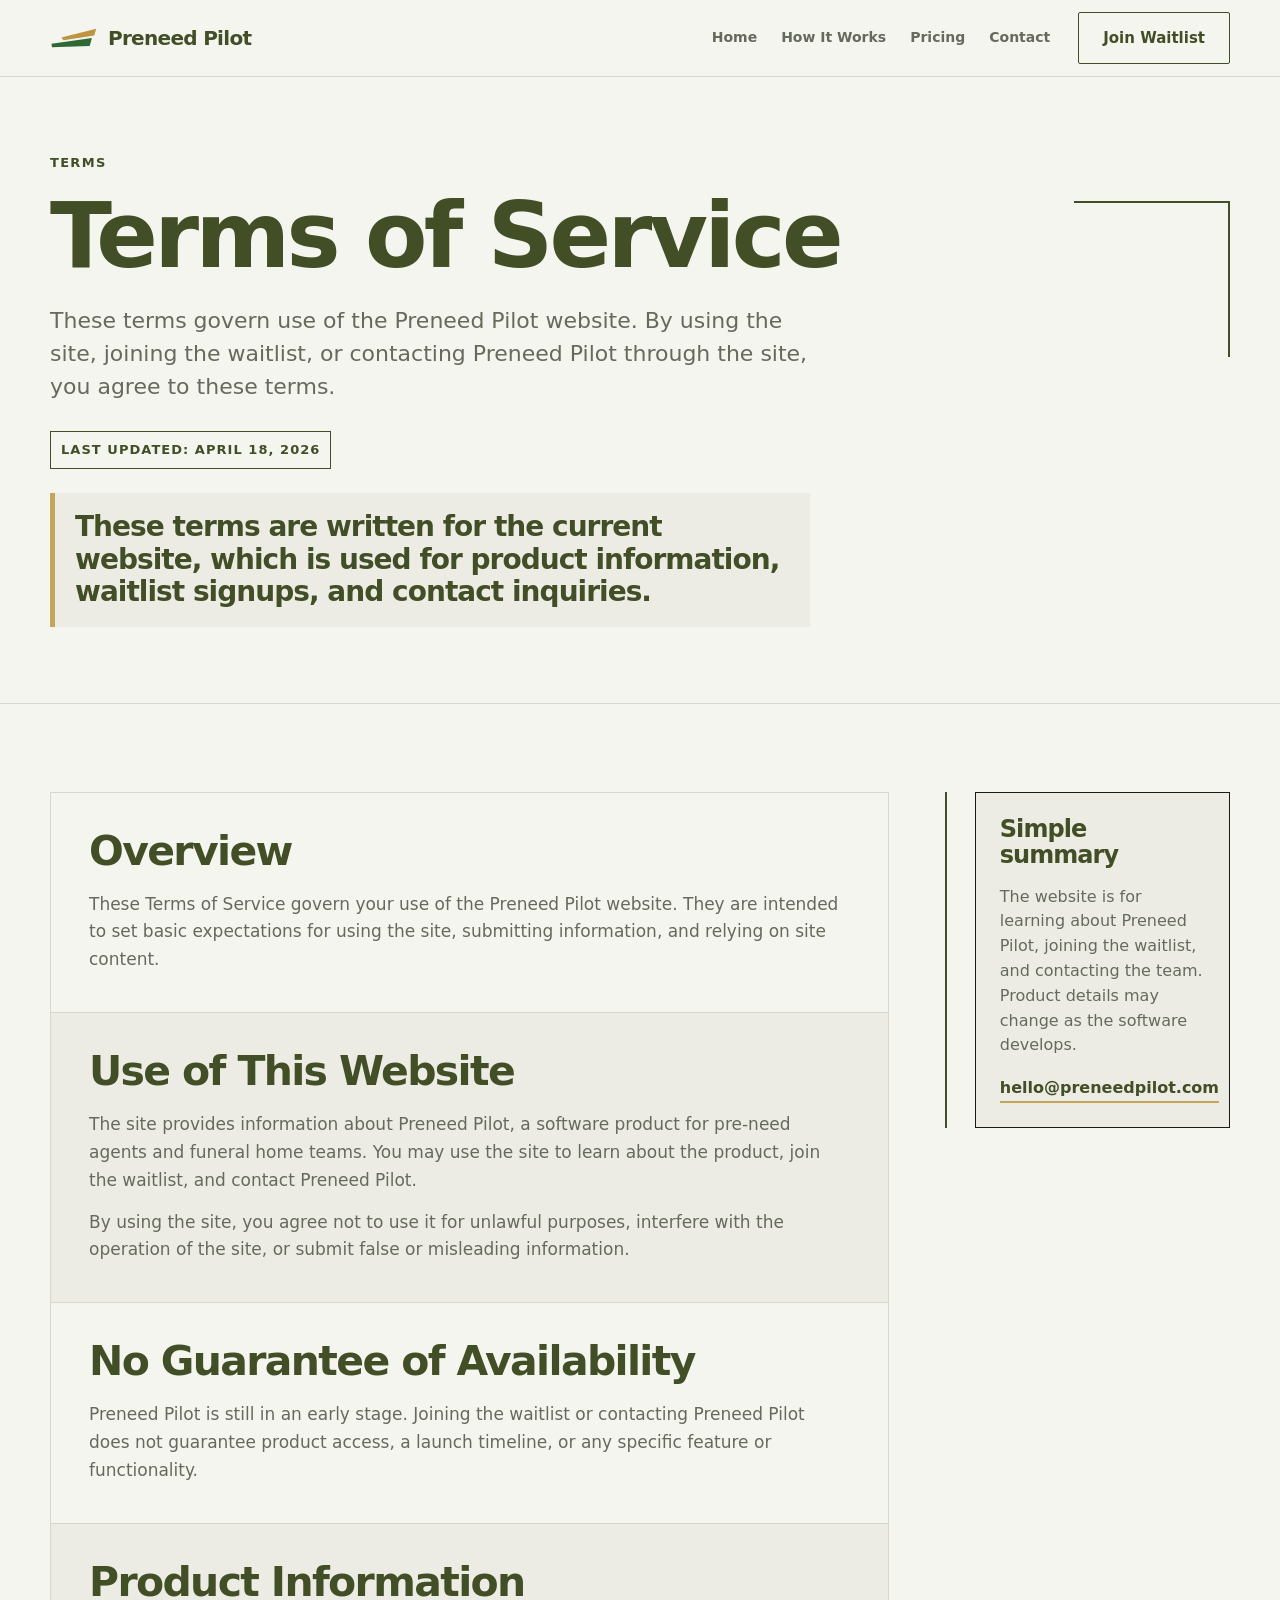
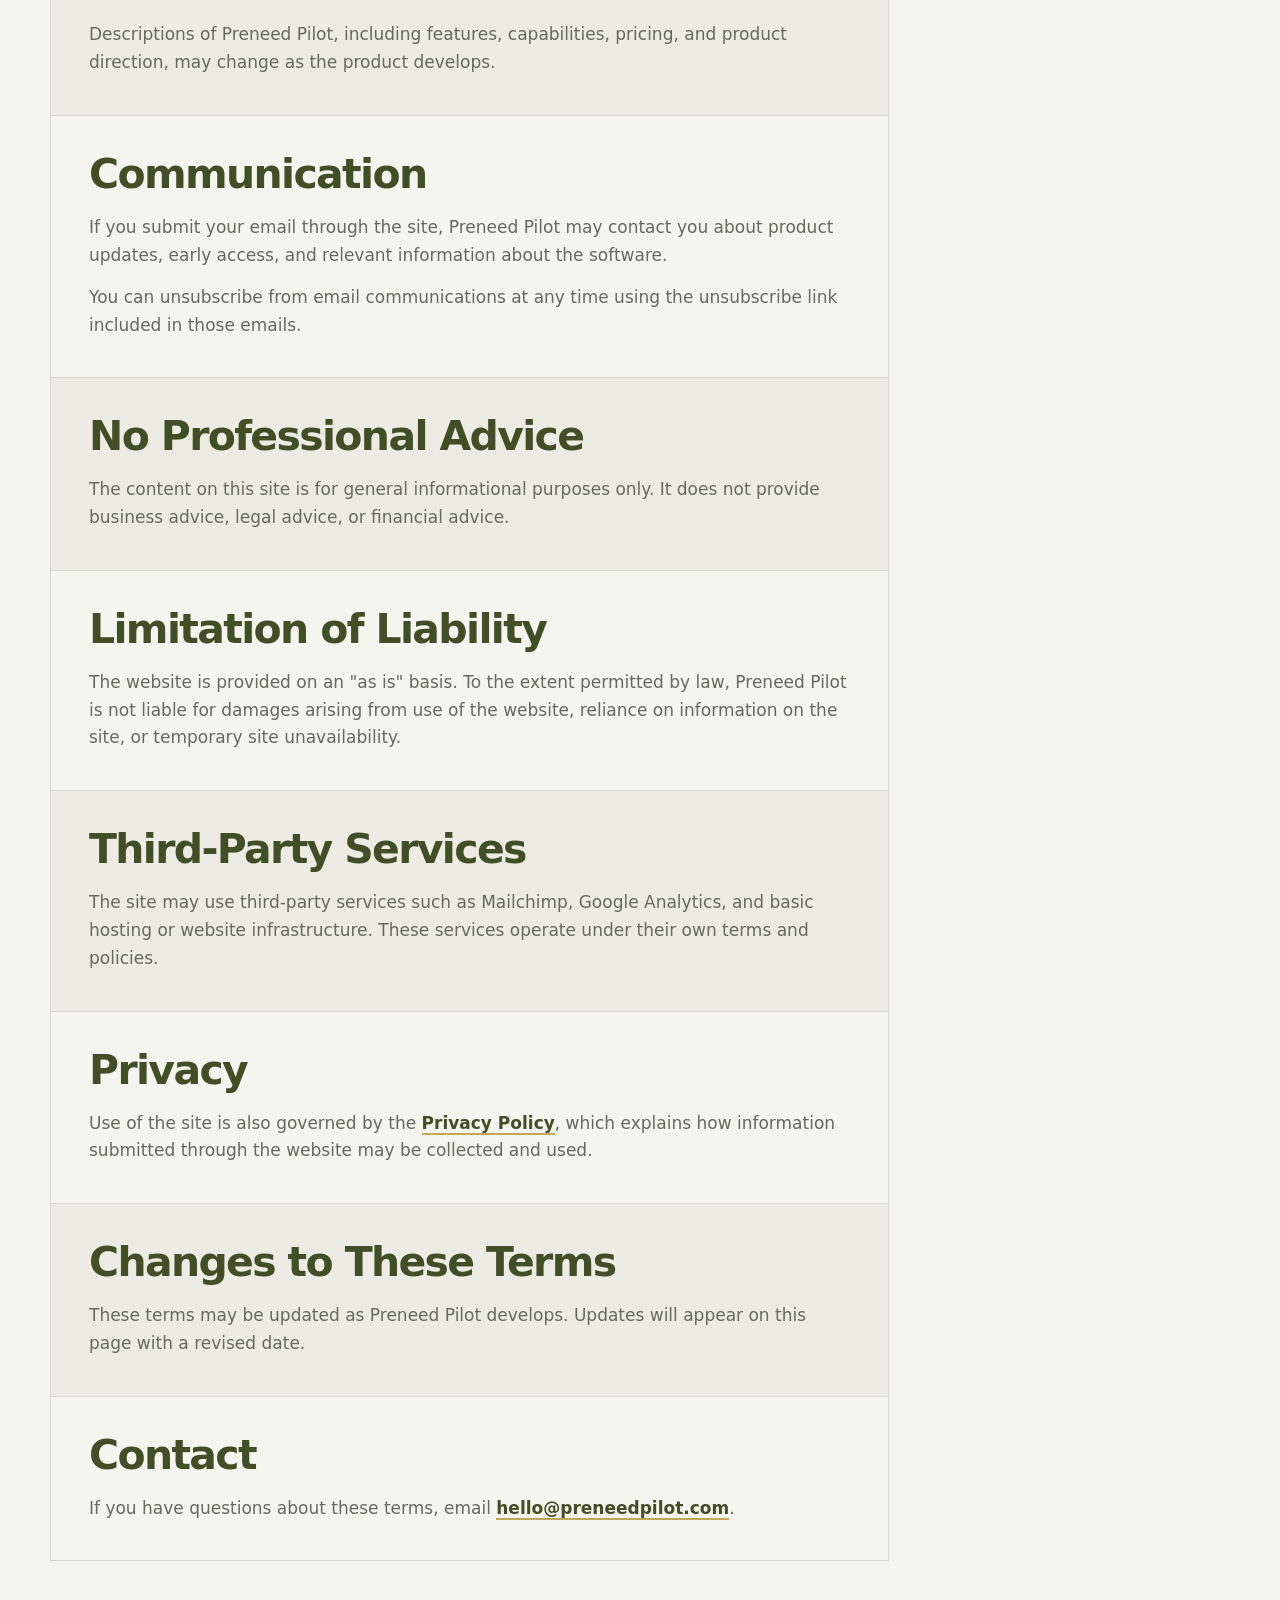
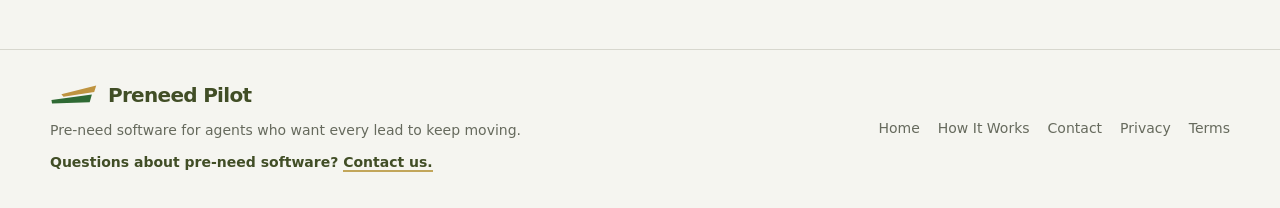
<file: terms.html>
<!doctype html>
<html lang="en">
<head>
  <meta charset="utf-8">
  <meta name="viewport" content="width=device-width, initial-scale=1">
  <title>Terms of Service | Preneed Pilot</title>
  <meta name="description" content="Read the Terms of Service for using the Preneed Pilot website, including waitlist signups, contact inquiries, and use of site content.">
  <meta name="robots" content="index, follow">
  <meta name="author" content="Preneed Pilot">
  <meta name="theme-color" content="#414E26">
  <link rel="canonical" href="https://preneedpilot.com/terms.html">
  <link rel="icon" href="/favicon.ico" sizes="any">
  <link rel="icon" type="image/svg+xml" href="/favicon.svg">
  <link rel="icon" type="image/png" sizes="32x32" href="/favicon-32x32.png">
  <link rel="icon" type="image/png" sizes="16x16" href="/favicon-16x16.png">
  <link rel="apple-touch-icon" sizes="180x180" href="/apple-touch-icon.png">
  <link rel="manifest" href="/site.webmanifest">
  <meta property="og:site_name" content="Preneed Pilot">
  <meta property="og:title" content="Terms of Service | Preneed Pilot">
  <meta property="og:description" content="Terms for using the Preneed Pilot website, including waitlist signups, contact inquiries, and site content.">
  <meta property="og:type" content="website">
  <meta property="og:url" content="https://preneedpilot.com/terms.html">
  <meta property="og:image" content="https://preneedpilot.com/og-image.png">
  <meta property="og:image:width" content="1200">
  <meta property="og:image:height" content="630">
  <meta property="og:image:alt" content="Preneed Pilot social preview image">
  <meta name="twitter:card" content="summary_large_image">
  <meta name="twitter:title" content="Terms of Service | Preneed Pilot">
  <meta name="twitter:description" content="Read the Terms of Service for using the Preneed Pilot website.">
  <meta name="twitter:image" content="https://preneedpilot.com/og-image.png">
  <meta name="twitter:image:alt" content="Preneed Pilot social preview image">
  <script type="application/ld+json">
    {
      "@context": "https://schema.org",
      "@graph": [
        {
          "@type": "Organization",
          "@id": "https://preneedpilot.com/#organization",
          "name": "Preneed Pilot",
          "url": "https://preneedpilot.com/",
          "logo": "https://preneedpilot.com/preneed_pilot_middle_logo.svg",
          "contactPoint": {
            "@type": "ContactPoint",
            "contactType": "customer support",
            "email": "hello@preneedpilot.com"
          }
        },
        {
          "@type": "WebPage",
          "@id": "https://preneedpilot.com/terms.html#webpage",
          "url": "https://preneedpilot.com/terms.html",
          "name": "Terms of Service | Preneed Pilot",
          "isPartOf": {
            "@type": "WebSite",
            "@id": "https://preneedpilot.com/#website",
            "name": "Preneed Pilot",
            "url": "https://preneedpilot.com/"
          },
          "about": {
            "@id": "https://preneedpilot.com/#organization"
          },
          "description": "Terms for using the Preneed Pilot website, including waitlist signups, contact inquiries, and site content.",
          "dateModified": "2026-04-18",
          "inLanguage": "en-US"
        }
      ]
    }
  </script>
  <link rel="stylesheet" href="styles.css">
  <!-- Google tag (gtag.js) -->
  <script async src="https://www.googletagmanager.com/gtag/js?id=G-DPM84W2JZD"></script>
  <script>
    window.dataLayer = window.dataLayer || [];
    function gtag(){dataLayer.push(arguments);}
    gtag('js', new Date());

    gtag('config', 'G-DPM84W2JZD');
  </script>
</head>

<body class="privacy-page terms-page">
  <a class="skip-link" href="#main">Skip to content</a>

  <header class="site-header" aria-label="Site header">
    <div class="header-inner">
      <a class="brand" href="index.html" aria-label="Preneed Pilot home">
        <img class="brand-symbol" src="preneed_pilot_symbol.svg" alt="" aria-hidden="true">
        <span class="brand-word">Preneed Pilot</span>
      </a>

      <div class="nav-wrap">
        <nav class="nav" aria-label="Primary navigation">
          <a href="index.html">Home</a>
          <a href="how-it-works.html">How It Works</a>
          <a href="index.html#pricing">Pricing</a>
          <a href="contact.html">Contact</a>
        </nav>
        <a class="button secondary" href="index.html#waitlist">Join Waitlist</a>
      </div>
    </div>
  </header>

  <main id="main">
    <section class="section policy-hero" id="top" aria-labelledby="terms-title">
      <div class="section-inner">
        <p class="eyebrow">Terms</p>
        <h1 id="terms-title">Terms of Service</h1>
        <p class="lead">
          These terms govern use of the Preneed Pilot website. By using the site, joining the waitlist, or contacting Preneed Pilot through the site, you agree to these terms.
        </p>
        <p class="policy-updated">Last updated: April 18, 2026</p>
        <p class="policy-note">These terms are written for the current website, which is used for product information, waitlist signups, and contact inquiries.</p>
      </div>
    </section>

    <section class="section" aria-labelledby="terms-content-title">
      <div class="section-inner policy-layout">
        <article class="policy-content" aria-labelledby="terms-content-title">
          <section class="policy-section">
            <h2 id="terms-content-title">Overview</h2>
            <p>
              These Terms of Service govern your use of the Preneed Pilot website. They are intended to set basic expectations for using the site, submitting information, and relying on site content.
            </p>
          </section>

          <section class="policy-section">
            <h2>Use of This Website</h2>
            <p>
              The site provides information about Preneed Pilot, a software product for pre-need agents and funeral home teams. You may use the site to learn about the product, join the waitlist, and contact Preneed Pilot.
            </p>
            <p>
              By using the site, you agree not to use it for unlawful purposes, interfere with the operation of the site, or submit false or misleading information.
            </p>
          </section>

          <section class="policy-section">
            <h2>No Guarantee of Availability</h2>
            <p>
              Preneed Pilot is still in an early stage. Joining the waitlist or contacting Preneed Pilot does not guarantee product access, a launch timeline, or any specific feature or functionality.
            </p>
          </section>

          <section class="policy-section">
            <h2>Product Information</h2>
            <p>
              Descriptions of Preneed Pilot, including features, capabilities, pricing, and product direction, may change as the product develops.
            </p>
          </section>

          <section class="policy-section">
            <h2>Communication</h2>
            <p>
              If you submit your email through the site, Preneed Pilot may contact you about product updates, early access, and relevant information about the software.
            </p>
            <p>
              You can unsubscribe from email communications at any time using the unsubscribe link included in those emails.
            </p>
          </section>

          <section class="policy-section">
            <h2>No Professional Advice</h2>
            <p>
              The content on this site is for general informational purposes only. It does not provide business advice, legal advice, or financial advice.
            </p>
          </section>

          <section class="policy-section">
            <h2>Limitation of Liability</h2>
            <p>
              The website is provided on an "as is" basis. To the extent permitted by law, Preneed Pilot is not liable for damages arising from use of the website, reliance on information on the site, or temporary site unavailability.
            </p>
          </section>

          <section class="policy-section">
            <h2>Third-Party Services</h2>
            <p>
              The site may use third-party services such as Mailchimp, Google Analytics, and basic hosting or website infrastructure. These services operate under their own terms and policies.
            </p>
          </section>

          <section class="policy-section">
            <h2>Privacy</h2>
            <p>
              Use of the site is also governed by the <a href="privacy.html">Privacy Policy</a>, which explains how information submitted through the website may be collected and used.
            </p>
          </section>

          <section class="policy-section">
            <h2>Changes to These Terms</h2>
            <p>
              These terms may be updated as Preneed Pilot develops. Updates will appear on this page with a revised date.
            </p>
          </section>

          <section class="policy-section">
            <h2>Contact</h2>
            <p>
              If you have questions about these terms, email <a href="mailto:hello@preneedpilot.com">hello@preneedpilot.com</a>.
            </p>
          </section>
        </article>

        <aside class="policy-aside" aria-label="Terms summary">
          <div class="policy-aside-card">
            <h2>Simple summary</h2>
            <p>
              The website is for learning about Preneed Pilot, joining the waitlist, and contacting the team. Product details may change as the software develops.
            </p>
            <a href="mailto:hello@preneedpilot.com">hello@preneedpilot.com</a>
          </div>
        </aside>
      </div>
    </section>
  </main>

  <footer class="footer" aria-label="Site footer">
    <div class="footer-inner">
      <div>
        <a class="brand" href="index.html" aria-label="Preneed Pilot home">
          <img class="brand-symbol" src="preneed_pilot_symbol.svg" alt="" aria-hidden="true">
          <span class="brand-word">Preneed Pilot</span>
        </a>
        <p class="footer-tagline">Pre-need software for agents who want every lead to keep moving.</p>
        <p class="footer-contact">Questions about pre-need software? <a href="contact.html">Contact us.</a></p>
      </div>

      <nav class="footer-links" aria-label="Footer navigation">
        <a href="index.html">Home</a>
        <a href="how-it-works.html">How It Works</a>
        <a href="contact.html">Contact</a>
        <a href="privacy.html">Privacy</a>
        <a href="terms.html" aria-current="page">Terms</a>
      </nav>
    </div>
  </footer>
</body>
</html>
</file>
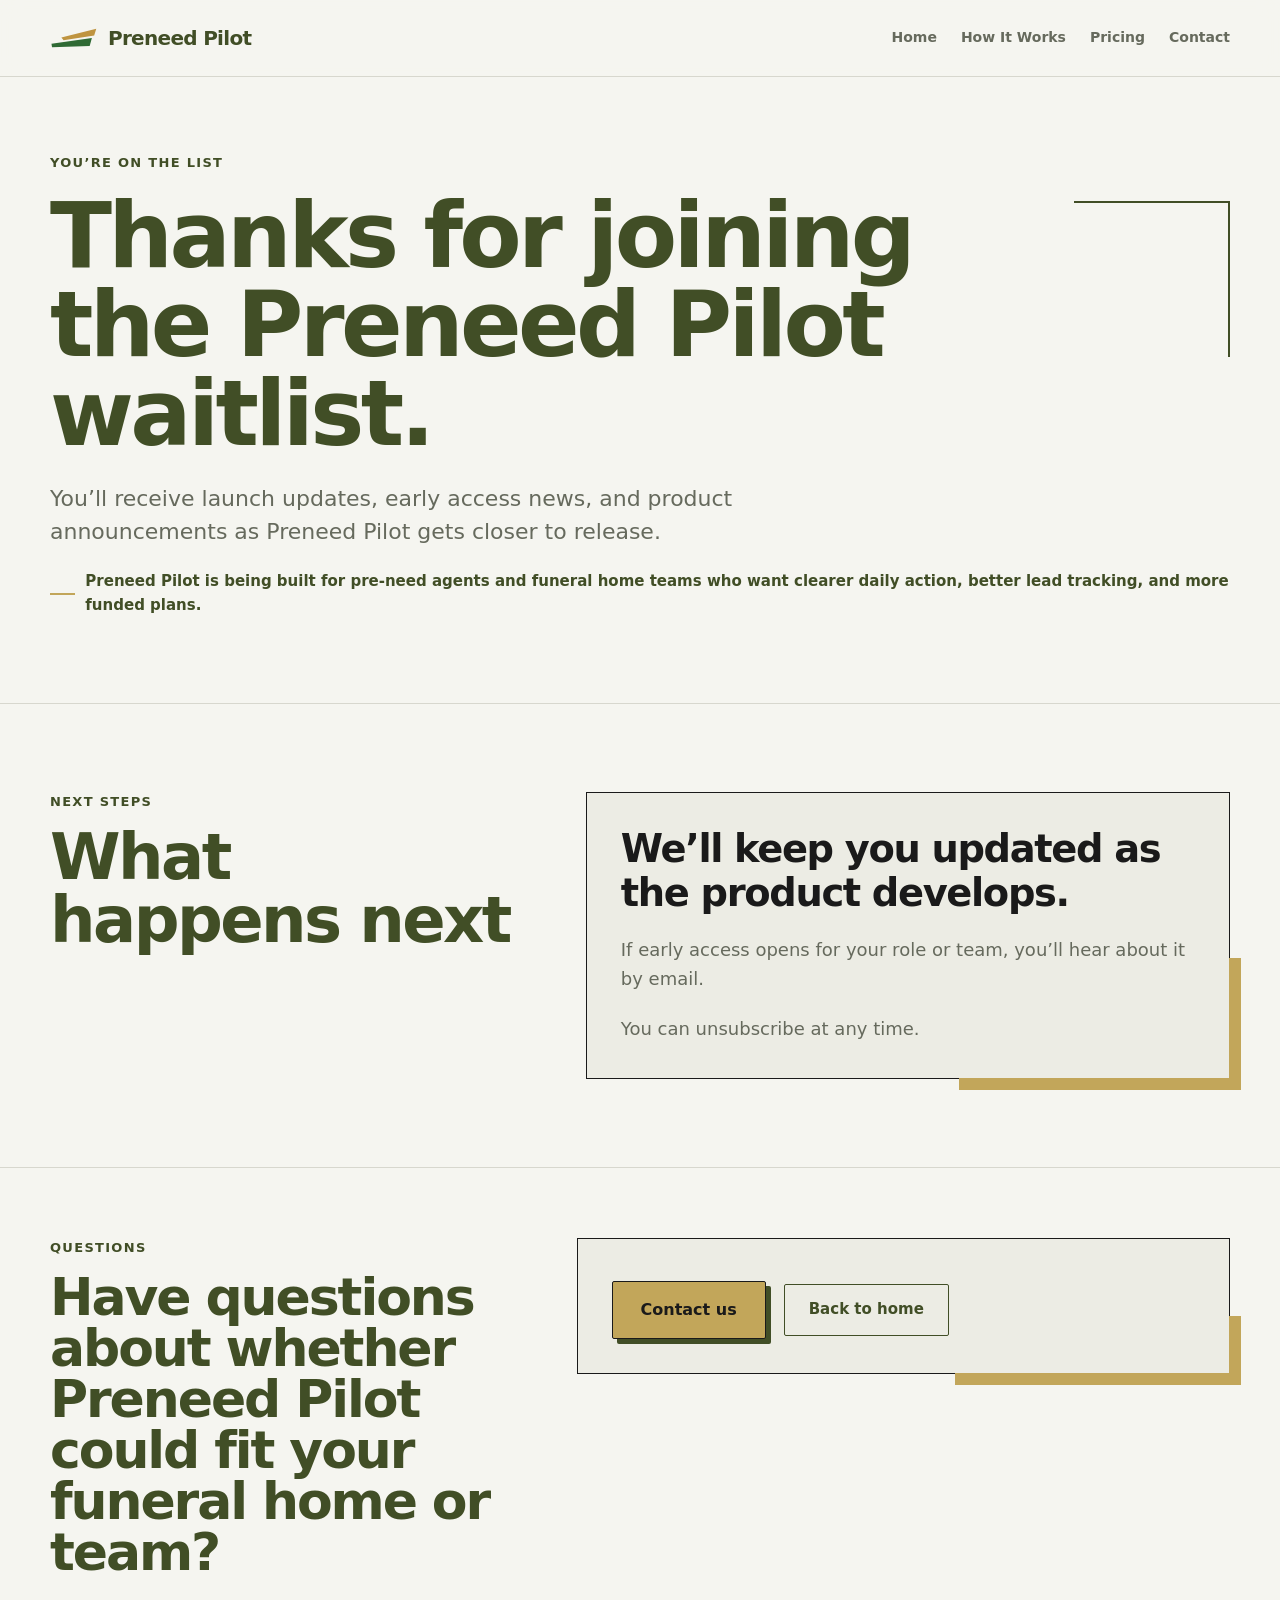
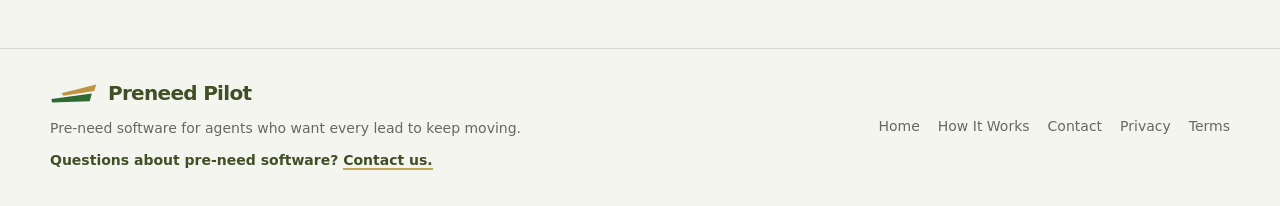
<file: thank-you.html>
<!doctype html>
<html lang="en">
<head>
  <meta charset="utf-8">
  <meta name="viewport" content="width=device-width, initial-scale=1">
  <title>Thank You | Preneed Pilot</title>
  <meta name="description" content="Thanks for joining the Preneed Pilot waitlist. You’ll receive launch updates, early access news, and product announcements.">
  <meta name="robots" content="index, follow">
  <meta name="author" content="Preneed Pilot">
  <meta name="theme-color" content="#414E26">
  <link rel="canonical" href="https://preneedpilot.com/thank-you.html">
  <link rel="icon" href="/favicon.ico" sizes="any">
  <link rel="icon" type="image/svg+xml" href="/favicon.svg">
  <link rel="icon" type="image/png" sizes="32x32" href="/favicon-32x32.png">
  <link rel="icon" type="image/png" sizes="16x16" href="/favicon-16x16.png">
  <link rel="apple-touch-icon" sizes="180x180" href="/apple-touch-icon.png">
  <link rel="manifest" href="/site.webmanifest">
  <meta property="og:site_name" content="Preneed Pilot">
  <meta property="og:title" content="Thank You | Preneed Pilot">
  <meta property="og:description" content="Thanks for joining the Preneed Pilot waitlist. You’ll receive launch updates, early access news, and product announcements.">
  <meta property="og:type" content="website">
  <meta property="og:url" content="https://preneedpilot.com/thank-you.html">
  <meta property="og:image" content="https://preneedpilot.com/og-image.png">
  <meta property="og:image:width" content="1200">
  <meta property="og:image:height" content="630">
  <meta property="og:image:alt" content="Preneed Pilot social preview image">
  <meta name="twitter:card" content="summary_large_image">
  <meta name="twitter:title" content="Thank You | Preneed Pilot">
  <meta name="twitter:description" content="Thanks for joining the Preneed Pilot waitlist. You’ll receive launch updates, early access news, and product announcements.">
  <meta name="twitter:image" content="https://preneedpilot.com/og-image.png">
  <meta name="twitter:image:alt" content="Preneed Pilot social preview image">
  <script type="application/ld+json">
    {
      "@context": "https://schema.org",
      "@graph": [
        {
          "@type": "Organization",
          "@id": "https://preneedpilot.com/#organization",
          "name": "Preneed Pilot",
          "url": "https://preneedpilot.com/",
          "logo": "https://preneedpilot.com/preneed_pilot_middle_logo.svg",
          "contactPoint": {
            "@type": "ContactPoint",
            "contactType": "customer support",
            "email": "hello@preneedpilot.com"
          }
        },
        {
          "@type": "WebPage",
          "@id": "https://preneedpilot.com/thank-you.html#webpage",
          "url": "https://preneedpilot.com/thank-you.html",
          "name": "Thank You | Preneed Pilot",
          "isPartOf": {
            "@type": "WebSite",
            "@id": "https://preneedpilot.com/#website",
            "name": "Preneed Pilot",
            "url": "https://preneedpilot.com/"
          },
          "about": {
            "@id": "https://preneedpilot.com/#organization"
          },
          "description": "Thanks for joining the Preneed Pilot waitlist. You’ll receive launch updates, early access news, and product announcements.",
          "inLanguage": "en-US"
        }
      ]
    }
  </script>
  <link rel="stylesheet" href="styles.css">
  <!-- Google tag (gtag.js) -->
  <script async src="https://www.googletagmanager.com/gtag/js?id=G-DPM84W2JZD"></script>
  <script>
    window.dataLayer = window.dataLayer || [];
    function gtag(){dataLayer.push(arguments);}
    gtag('js', new Date());

    gtag('config', 'G-DPM84W2JZD');
  </script>
</head>

<body class="how-page">
  <a class="skip-link" href="#main">Skip to content</a>

  <header class="site-header" aria-label="Site header">
    <div class="header-inner">
      <a class="brand" href="index.html" aria-label="Preneed Pilot home">
        <img class="brand-symbol" src="preneed_pilot_symbol.svg" alt="" aria-hidden="true">
        <span class="brand-word">Preneed Pilot</span>
      </a>

      <div class="nav-wrap">
        <nav class="nav" aria-label="Primary navigation">
          <a href="index.html">Home</a>
          <a href="how-it-works.html">How It Works</a>
          <a href="index.html#pricing">Pricing</a>
          <a href="contact.html">Contact</a>
        </nav>
      </div>
    </div>
  </header>

  <main id="main">
    <section class="section how-hero" id="top" aria-labelledby="thank-you-title">
      <div class="section-inner">
        <p class="eyebrow">You&rsquo;re on the list</p>
        <h1 id="thank-you-title">Thanks for joining the Preneed Pilot waitlist.</h1>
        <p class="lead">
          You&rsquo;ll receive launch updates, early access news, and product announcements as Preneed Pilot gets closer to release.
        </p>
        <p class="proof-line">
          Preneed Pilot is being built for pre-need agents and funeral home teams who want clearer daily action, better lead tracking, and more funded plans.
        </p>
      </div>
    </section>

    <section class="section" aria-labelledby="next-title">
      <div class="section-inner split">
        <div>
          <p class="section-kicker">Next steps</p>
          <h2 class="section-title" id="next-title">What happens next</h2>
        </div>

        <div class="problem-panel">
          <p class="large-copy">We&rsquo;ll keep you updated as the product develops.</p>
          <p class="section-copy">If early access opens for your role or team, you&rsquo;ll hear about it by email.</p>
          <p class="section-copy">You can unsubscribe at any time.</p>
        </div>
      </div>
    </section>

    <section class="section compact" aria-labelledby="thank-you-cta-title">
      <div class="section-inner split">
        <div>
          <p class="section-kicker">Questions</p>
          <h2 class="section-title" id="thank-you-cta-title">Have questions about whether Preneed Pilot could fit your funeral home or team?</h2>
        </div>

        <div class="problem-panel">
          <div class="form-actions">
            <a class="button large" href="contact.html">Contact us</a>
            <a class="button secondary" href="index.html">Back to home</a>
          </div>
        </div>
      </div>
    </section>
  </main>

  <footer class="footer" aria-label="Site footer">
    <div class="footer-inner">
      <div>
        <a class="brand" href="index.html" aria-label="Preneed Pilot home">
          <img class="brand-symbol" src="preneed_pilot_symbol.svg" alt="" aria-hidden="true">
          <span class="brand-word">Preneed Pilot</span>
        </a>
        <p class="footer-tagline">Pre-need software for agents who want every lead to keep moving.</p>
        <p class="footer-contact">Questions about pre-need software? <a href="contact.html">Contact us.</a></p>
      </div>

      <nav class="footer-links" aria-label="Footer navigation">
        <a href="index.html">Home</a>
        <a href="how-it-works.html">How It Works</a>
        <a href="contact.html">Contact</a>
        <a href="privacy.html">Privacy</a>
        <a href="terms.html">Terms</a>
      </nav>
    </div>
  </footer>
  <script>
    window.addEventListener('load', function () {
      if (typeof gtag === 'function') {
        gtag('event', 'waitlist_submit');
      }
    });
  </script>
</body>
</html>
</file>
<file: styles.css>
/* Base / Reset */

    :root {
      --green: #414E26;
      --cream: #F5F5F0;
      --black: #1A1A1A;
      --gold: #C2A65A;
      --gray: #666A5D;
      --light-gray: #D7D7CE;
      --pale: #ECECE4;
      --white: #FFFFFF;
      --danger: #8F3127;
      --max: 1180px;
      --header-height: 76px;
    }

    * {
      box-sizing: border-box;
    }

    html {
      scroll-behavior: smooth;
    }

    body {
      margin: 0;
      background: var(--cream);
      color: var(--black);
      font-family: Inter, ui-sans-serif, system-ui, -apple-system, BlinkMacSystemFont, "Segoe UI", Arial, sans-serif;
      font-size: 16px;
      line-height: 1.55;
      text-rendering: optimizeLegibility;
      -webkit-font-smoothing: antialiased;
    }

    a {
      color: inherit;
      text-decoration: none;
    }

    button,
    input,
    textarea {
      font: inherit;
    }

    button {
      cursor: pointer;
    }

    svg,
    img {
      display: block;
      max-width: 100%;
    }

    ::selection {
      background: var(--gold);
      color: var(--black);
    }

    :focus-visible {
      outline: 3px solid var(--gold);
      outline-offset: 4px;
    }

    .skip-link {
      position: absolute;
      left: 16px;
      top: 12px;
      z-index: 100;
      transform: translateY(-140%);
      background: var(--black);
      color: var(--cream);
      padding: 10px 14px;
      border: 1px solid var(--gold);
    }

    .skip-link:focus {
      transform: translateY(0);
    }

    .site-header {
      position: sticky;
      top: 0;
      z-index: 40;
      min-height: var(--header-height);
      border-bottom: 1px solid var(--light-gray);
      background: rgba(245, 245, 240, 0.94);
      backdrop-filter: blur(10px);
    }

    .header-inner {
      width: min(calc(100% - 32px), var(--max));
      min-height: var(--header-height);
      margin: 0 auto;
      display: flex;
      align-items: center;
      justify-content: space-between;
      gap: 28px;
    }

    .brand {
      display: inline-flex;
      align-items: center;
      gap: 10px;
      flex: 0 0 auto;
      color: var(--green);
      line-height: 1;
      background: transparent;
    }

    .brand-symbol {
      display: block;
      width: 48px;
      height: auto;
      flex: 0 0 auto;
    }

    /* Typography */

    .brand-word {
      color: var(--green);
      font-size: 20px;
      font-weight: 720;
      letter-spacing: -0.035em;
      line-height: 1;
      white-space: nowrap;
    }

    /* Header */

    .nav-wrap {
      display: flex;
      align-items: center;
      gap: 28px;
    }

    .nav {
      display: flex;
      align-items: center;
      gap: 24px;
      color: var(--gray);
      font-size: 14px;
      font-weight: 680;
    }

    .nav a {
      transition: color 160ms ease;
    }

    .nav a:hover,
    .nav a[aria-current="page"] {
      color: var(--black);
    }

    /* Buttons */

    .button {
      display: inline-flex;
      align-items: center;
      justify-content: center;
      min-height: 52px;
      padding: 15px 24px;
      border: 1px solid var(--black);
      border-radius: 2px;
      background: var(--gold);
      color: var(--black);
      font-size: 15px;
      font-weight: 800;
      line-height: 1;
      letter-spacing: 0;
      box-shadow: 5px 5px 0 var(--green);
      transition: transform 160ms ease, box-shadow 160ms ease, background 160ms ease;
    }

    .button:hover {
      transform: translate(2px, 2px);
      box-shadow: 3px 3px 0 var(--green);
    }

    .button.large {
      min-height: 58px;
      padding-inline: 28px;
      font-size: 16px;
    }

    .button.secondary {
      background: transparent;
      color: var(--green);
      border-color: var(--green);
      box-shadow: none;
    }

    .button.secondary:hover {
      background: var(--green);
      color: var(--cream);
      transform: none;
    }

    /* Layout */

    .section {
      border-bottom: 1px solid var(--light-gray);
    }

    .section-inner {
      width: min(calc(100% - 32px), var(--max));
      margin: 0 auto;
    }

    /* Hero */

    .hero {
      position: relative;
      overflow: hidden;
      padding: 72px 0 104px;
    }

    .hero::after {
      content: "";
      position: absolute;
      right: max(16px, calc((100vw - var(--max)) / 2));
      top: 138px;
      width: 170px;
      height: 170px;
      border-top: 2px solid var(--green);
      border-right: 2px solid var(--green);
      pointer-events: none;
    }

    .hero-grid {
      display: grid;
      grid-template-columns: minmax(0, 1.1fr) minmax(320px, 0.68fr);
      gap: 78px;
      align-items: center;
    }

    .eyebrow {
      margin: 0 0 18px;
      color: var(--green);
      font-size: 13px;
      font-weight: 850;
      letter-spacing: 0.1em;
      text-transform: uppercase;
    }

    h1,
    h2,
    h3 {
      margin: 0;
      color: var(--green);
      letter-spacing: -0.04em;
      line-height: 0.98;
    }

    h1 {
      max-width: 900px;
      font-size: clamp(52px, 7.8vw, 98px);
      font-weight: 850;
    }

    h2 {
      max-width: 880px;
      font-size: clamp(36px, 5vw, 64px);
      font-weight: 840;
    }

    h3 {
      font-size: clamp(22px, 2.2vw, 30px);
      font-weight: 800;
      line-height: 1.08;
    }

    p {
      margin: 0;
    }

    .subheadline {
      max-width: 760px;
      margin-top: 24px;
      color: var(--black);
      font-size: clamp(22px, 2.4vw, 32px);
      font-weight: 760;
      letter-spacing: -0.025em;
      line-height: 1.18;
    }

    .lead {
      max-width: 720px;
      margin-top: 20px;
      color: var(--gray);
      font-size: clamp(17px, 1.8vw, 21px);
      line-height: 1.5;
    }

    .gold-mark {
      color: var(--black);
      box-shadow: inset 0 -0.24em 0 rgba(194, 166, 90, 0.5);
    }

    /* Forms */

    .waitlist-form {
      max-width: 650px;
      margin-top: 34px;
    }

    .form-row {
      display: grid;
      grid-template-columns: minmax(0, 1fr) auto;
      gap: 12px;
    }

    .email-field {
      width: 100%;
      min-height: 56px;
      padding: 0 18px;
      border: 1px solid var(--black);
      border-radius: 2px;
      background: var(--white);
      color: var(--black);
      outline: none;
      font-size: 16px;
    }

    .email-field::placeholder {
      color: #79796F;
    }

    .email-field:focus {
      border-color: var(--green);
      box-shadow: 0 0 0 3px rgba(194, 166, 90, 0.28);
    }

    .form-note,
    .form-message {
      margin-top: 12px;
      color: var(--gray);
      font-size: 14px;
    }

    .form-message {
      min-height: 22px;
      font-weight: 740;
    }

    .form-message.success {
      color: var(--green);
    }

    .form-message.error {
      color: var(--danger);
    }

    .form-note a {
      color: var(--green);
      font-weight: 780;
      border-bottom: 2px solid var(--gold);
    }

    .contact-prompt {
      margin-top: 18px;
      color: var(--green);
      font-size: 15px;
      font-weight: 820;
    }

    .contact-prompt a {
      border-bottom: 2px solid var(--gold);
    }

    .hero-points {
      display: flex;
      flex-wrap: wrap;
      gap: 10px;
      margin: 24px 0 0;
      padding: 0;
      list-style: none;
    }

    .hero-points li {
      border: 1px solid var(--light-gray);
      background: var(--pale);
      padding: 8px 12px;
      color: var(--green);
      font-size: 13px;
      font-weight: 760;
    }

    .proof-line {
      display: inline-flex;
      align-items: center;
      gap: 10px;
      margin-top: 22px;
      color: var(--green);
      font-size: 15px;
      font-weight: 820;
    }

    .proof-line::before {
      content: "";
      width: 28px;
      height: 2px;
      background: var(--gold);
    }

    .lead-board {
      position: relative;
      border-left: 2px solid var(--green);
      padding-left: 32px;
      min-height: 520px;
    }

    .lead-board::before {
      content: "";
      position: absolute;
      left: -10px;
      top: 40px;
      width: 18px;
      height: 18px;
      background: var(--gold);
      border: 1px solid var(--black);
      transform: rotate(45deg);
    }

    .abstract-card {
      border: 1px solid var(--black);
      background: var(--cream);
      padding: 22px;
      margin-top: 22px;
    }

    .abstract-card.offset {
      margin-left: 28px;
      background: var(--pale);
    }

    .abstract-card.dark {
      background: var(--green);
      color: var(--cream);
      border-color: var(--green);
    }

    .card-label {
      margin-bottom: 20px;
      color: var(--green);
      font-size: 12px;
      font-weight: 850;
      letter-spacing: 0.1em;
      text-transform: uppercase;
    }

    .dark .card-label {
      color: var(--gold);
    }

    .line {
      height: 10px;
      margin-bottom: 12px;
      background: var(--black);
    }

    .line.green {
      width: 78%;
      background: var(--green);
    }

    .line.gold {
      width: 54%;
      background: var(--gold);
    }

    .dark .line {
      background: var(--cream);
    }

    .dark .line.gold {
      background: var(--gold);
    }

    .small-stat {
      display: grid;
      grid-template-columns: auto 1fr;
      gap: 16px;
      align-items: center;
      margin-top: 26px;
      padding: 20px;
      border: 1px solid var(--green);
      background: var(--cream);
    }

    .small-stat strong {
      color: var(--green);
      font-size: 48px;
      line-height: 1;
      letter-spacing: -0.06em;
    }

    .small-stat span {
      color: var(--gray);
      font-size: 14px;
      line-height: 1.4;
    }

    /* Sections */

    .split {
      display: grid;
      grid-template-columns: minmax(280px, 0.72fr) minmax(0, 1fr);
      gap: 72px;
      padding: 88px 0;
      align-items: start;
    }

    .section.compact .split {
      gap: 56px;
      padding: 70px 0;
    }

    .section.compact h2 {
      font-size: clamp(32px, 4.2vw, 52px);
    }

    .section-kicker {
      color: var(--green);
      font-size: 13px;
      font-weight: 850;
      letter-spacing: 0.1em;
      text-transform: uppercase;
    }

    .section-title {
      margin-top: 14px;
    }

    .section-copy {
      margin-top: 22px;
      color: var(--gray);
      font-size: 18px;
      line-height: 1.58;
    }

    .section-copy.tight {
      max-width: 620px;
      font-size: 17px;
    }

    .standout-line {
      margin-top: 24px;
      padding: 18px 20px;
      border-left: 5px solid var(--gold);
      background: var(--pale);
      color: var(--green);
      font-size: clamp(20px, 2.2vw, 30px);
      font-weight: 820;
      letter-spacing: -0.035em;
      line-height: 1.12;
    }

    .large-copy {
      color: var(--black);
      font-size: clamp(24px, 3vw, 40px);
      font-weight: 760;
      letter-spacing: -0.035em;
      line-height: 1.14;
    }

    .problem-panel {
      position: relative;
      padding: 34px;
      border: 1px solid var(--black);
      background: var(--pale);
    }

    .problem-panel::after {
      content: "";
      position: absolute;
      right: -12px;
      bottom: -12px;
      width: 42%;
      height: 42%;
      border-right: 12px solid var(--gold);
      border-bottom: 12px solid var(--gold);
      pointer-events: none;
    }

    .problem-list,
    .check-list {
      display: grid;
      gap: 14px;
      margin: 28px 0 0;
      padding: 0;
      list-style: none;
    }

    .problem-list li,
    .check-list li {
      display: grid;
      grid-template-columns: 18px 1fr;
      gap: 14px;
      color: var(--gray);
    }

    .problem-list li::before,
    .check-list li::before {
      content: "";
      width: 10px;
      height: 10px;
      margin-top: 8px;
      background: var(--gold);
      border: 1px solid var(--black);
    }

    .steps {
      position: relative;
      display: grid;
      grid-template-columns: repeat(3, 1fr);
      gap: 18px;
      background: transparent;
      border: 0;
    }

    .step {
      position: relative;
      min-height: 380px;
      padding: 30px;
      border: 1px solid var(--black);
      background: var(--cream);
      display: flex;
      flex-direction: column;
      justify-content: space-between;
    }

    .step:nth-child(2) {
      margin-top: 28px;
      background: var(--pale);
    }

    .step:nth-child(3) {
      margin-top: 56px;
      background: var(--green);
      color: var(--cream);
    }

    .step:nth-child(3) h3 {
      color: var(--cream);
    }

    .step:nth-child(3) p {
      color: rgba(245, 245, 240, 0.78);
    }

    .step::after {
      content: "";
      position: absolute;
      top: 34px;
      right: -28px;
      width: 38px;
      height: 2px;
      background: var(--gold);
      z-index: 2;
    }

    .step:last-child::after {
      display: none;
    }

    .step-number {
      color: var(--gold);
      font-size: 14px;
      font-weight: 900;
      letter-spacing: 0.1em;
    }

    .step h3 {
      margin: 44px 0 16px;
    }

    .step p {
      color: var(--gray);
    }

    .note-example {
      margin-top: 22px;
      padding: 18px;
      border-left: 4px solid var(--gold);
      background: var(--pale);
      color: var(--black);
      font-size: 15px;
      line-height: 1.5;
    }

    .workflow-list {
      display: grid;
      gap: 10px;
      margin: 18px 0 0;
      padding: 0;
      list-style: none;
      color: var(--gray);
      font-size: 15px;
    }

    .workflow-list li {
      position: relative;
      padding-left: 18px;
    }

    .workflow-list li::before {
      content: "";
      position: absolute;
      left: 0;
      top: 9px;
      width: 8px;
      height: 8px;
      background: var(--gold);
    }

    .step:nth-child(3) .workflow-list {
      color: rgba(245, 245, 240, 0.78);
    }

    .day-flow {
      display: grid;
      grid-template-columns: minmax(280px, 0.78fr) minmax(0, 1fr);
      gap: 42px;
      align-items: stretch;
      padding: 48px 0 0;
    }

    .split > .day-flow {
      grid-column: 1 / -1;
    }

    .day-panel {
      border: 1px solid var(--black);
      background: var(--pale);
      padding: 32px;
    }

    .day-panel h3 {
      margin-bottom: 18px;
    }

    .day-panel p {
      color: var(--gray);
    }

    .moment-list {
      display: grid;
      grid-template-columns: repeat(4, 1fr);
      gap: 1px;
      margin: 0;
      padding: 0;
      list-style: none;
      background: var(--black);
      border: 1px solid var(--black);
    }

    .moment-list li {
      min-height: 150px;
      padding: 22px;
      background: var(--cream);
      color: var(--green);
      font-size: 18px;
      font-weight: 800;
      letter-spacing: -0.025em;
      line-height: 1.15;
    }

    .moment-list span {
      display: block;
      margin-bottom: 26px;
      color: var(--gold);
      font-size: 13px;
      font-weight: 900;
      letter-spacing: 0.08em;
    }

    .value-band {
      padding: 116px 0;
      background: var(--green);
      color: var(--cream);
    }

    .value-band h2,
    .value-band h3 {
      color: var(--cream);
    }

    .value-band .eyebrow,
    .value-band .section-kicker {
      color: var(--gold);
    }

    .value-band .lead {
      max-width: 860px;
      color: rgba(245, 245, 240, 0.82);
      font-size: clamp(20px, 2.4vw, 30px);
      font-weight: 700;
      letter-spacing: -0.03em;
      line-height: 1.25;
    }

    .value-grid {
      display: grid;
      grid-template-columns: repeat(3, 1fr);
      gap: 1px;
      margin: 64px 0 0;
      padding: 0;
      list-style: none;
      background: rgba(245, 245, 240, 0.28);
      border: 1px solid rgba(245, 245, 240, 0.28);
    }

    .value-item {
      min-height: 260px;
      padding: 30px;
      background: var(--green);
    }

    .value-item strong {
      display: block;
      margin-bottom: 18px;
      color: var(--gold);
      font-size: clamp(34px, 4.8vw, 58px);
      font-weight: 850;
      line-height: 0.95;
      letter-spacing: -0.055em;
    }

    .value-item p {
      color: rgba(245, 245, 240, 0.8);
    }

    .section-cta {
      margin-top: 42px;
    }

    .section-cta .button {
      box-shadow: 5px 5px 0 var(--black);
    }

    .section-cta .button:hover {
      box-shadow: 3px 3px 0 var(--black);
    }

    .feature-grid {
      display: grid;
      grid-template-columns: repeat(2, 1fr);
      gap: 1px;
      background: var(--light-gray);
      border: 1px solid var(--light-gray);
    }

    .feature-card {
      min-height: 220px;
      padding: 26px;
      background: var(--cream);
    }

    .feature-card h3 {
      margin-bottom: 16px;
    }

    .feature-card p {
      color: var(--gray);
    }

    .feature-tag {
      display: inline-flex;
      margin-bottom: 22px;
      padding: 5px 8px;
      border: 1px solid var(--green);
      color: var(--green);
      font-size: 12px;
      font-weight: 850;
      letter-spacing: 0.08em;
      text-transform: uppercase;
    }

    .communication-panel {
      display: grid;
      grid-template-columns: minmax(0, 1fr) minmax(260px, 0.7fr);
      gap: 16px;
      align-items: start;
    }

    .support-stack {
      display: grid;
      gap: 16px;
    }

    .support-block {
      border: 1px solid var(--black);
      background: var(--cream);
      padding: 24px;
    }

    .support-block.muted {
      background: var(--pale);
    }

    .support-block h3 {
      margin-bottom: 16px;
    }

    .support-block .section-copy {
      margin-top: 0;
    }

    .draft-box {
      border: 1px solid var(--black);
      background: var(--pale);
      padding: 22px;
    }

    .draft-box h3 {
      margin-bottom: 18px;
    }

    .draft-types {
      display: grid;
      gap: 10px;
      margin: 0;
      padding: 0;
      list-style: none;
    }

    .draft-types li {
      border: 1px solid var(--light-gray);
      background: var(--cream);
      padding: 14px 16px;
      color: var(--green);
      font-weight: 780;
    }

    .control-note {
      margin-top: 18px;
      color: var(--gray);
      font-size: 15px;
    }

    .staff-example {
      margin-top: 20px;
      border: 1px solid var(--black);
      background: var(--pale);
      padding: 18px;
      color: var(--black);
      font-size: 16px;
      font-weight: 720;
      letter-spacing: -0.015em;
    }

    .query-list {
      display: grid;
      gap: 10px;
      margin: 0;
      padding: 0;
      list-style: none;
    }

    .query-list li {
      border: 1px solid var(--black);
      background: var(--cream);
      padding: 16px;
      color: var(--green);
      font-size: clamp(18px, 2vw, 26px);
      font-weight: 800;
      letter-spacing: -0.035em;
      line-height: 1.1;
    }

    .query-list li:nth-child(2) {
      margin-left: 28px;
      background: var(--pale);
    }

    .query-list li:nth-child(3) {
      margin-right: 42px;
    }

    .insight-stack {
      display: grid;
      gap: 22px;
    }

    .insight-stack h3 {
      margin-top: 12px;
      margin-bottom: 14px;
      font-size: clamp(24px, 2.6vw, 34px);
    }

    .insight-stack .analytics-grid {
      margin-top: 22px;
    }

    .analytics-grid {
      display: grid;
      grid-template-columns: repeat(4, 1fr);
      gap: 1px;
      background: var(--black);
      border: 1px solid var(--black);
    }

    .analytics-card {
      min-height: 170px;
      padding: 22px;
      background: var(--cream);
    }

    .analytics-card h3 {
      margin-bottom: 14px;
      font-size: 24px;
    }

    .analytics-card p {
      color: var(--gray);
      font-size: 15px;
    }

    .comparison-wrap {
      overflow-x: auto;
      border: 1px solid var(--black);
      background: var(--cream);
      box-shadow: 8px 8px 0 var(--green);
    }

    .comparison {
      width: 100%;
      min-width: 920px;
      border-collapse: collapse;
    }

    .comparison th,
    .comparison td {
      padding: 21px 20px;
      border-bottom: 1px solid var(--light-gray);
      border-right: 1px solid var(--light-gray);
      text-align: left;
      vertical-align: top;
    }

    .comparison th:last-child,
    .comparison td:last-child {
      border-right: 0;
    }

    .comparison tr:last-child td {
      border-bottom: 0;
    }

    .comparison th {
      background: var(--pale);
      color: var(--green);
      font-size: 13px;
      font-weight: 850;
      letter-spacing: 0.08em;
      text-transform: uppercase;
    }

    .comparison td {
      color: var(--gray);
      font-size: 15px;
    }

    .comparison td:first-child {
      color: var(--green);
      font-weight: 850;
    }

    .comparison th:nth-child(2),
    .comparison td:nth-child(2) {
      background: rgba(194, 166, 90, 0.16);
      color: var(--green);
      font-weight: 850;
    }

    .comparison th:nth-child(2) {
      background: var(--green);
      color: var(--cream);
    }

    .yes {
      color: var(--green);
      font-weight: 850;
    }

    .limited {
      color: var(--gray);
      font-weight: 740;
    }

    .no {
      color: var(--danger);
      font-weight: 740;
    }

    .pricing-intro {
      display: grid;
      grid-template-columns: minmax(280px, 0.74fr) minmax(0, 1fr);
      gap: 72px;
      padding-top: 94px;
      align-items: start;
    }

    .pricing-grid {
      display: grid;
      grid-template-columns: repeat(3, 1fr);
      gap: 20px;
      padding: 58px 0 100px;
    }

    .price-card {
      position: relative;
      display: flex;
      flex-direction: column;
      min-height: 620px;
      padding: 30px;
      border: 1px solid var(--black);
      background: var(--cream);
    }

    .price-card.featured {
      background: var(--pale);
      box-shadow: 9px 9px 0 var(--green);
      transform: translateY(-10px);
    }

    .plan-badge {
      display: inline-flex;
      width: fit-content;
      margin-bottom: 18px;
      padding: 6px 9px;
      border: 1px solid var(--green);
      background: var(--gold);
      color: var(--black);
      font-size: 12px;
      font-weight: 850;
      letter-spacing: 0.08em;
      text-transform: uppercase;
    }

    .plan-name {
      color: var(--green);
      font-size: 24px;
      font-weight: 850;
      letter-spacing: -0.035em;
      line-height: 1;
    }

    .plan-price {
      margin-top: 22px;
      color: var(--black);
      font-size: clamp(44px, 4.5vw, 58px);
      font-weight: 850;
      letter-spacing: -0.055em;
      line-height: 0.96;
    }

    .plan-price span {
      color: var(--gray);
      font-size: 17px;
      font-weight: 720;
      letter-spacing: 0;
    }

    .plan-description {
      margin-top: 16px;
      color: var(--gray);
      min-height: 54px;
    }

    .plan-list {
      display: grid;
      gap: 12px;
      margin: 28px 0 0;
      padding: 0;
      list-style: none;
      color: var(--gray);
      font-size: 15px;
    }

    .plan-list li {
      position: relative;
      padding-left: 22px;
    }

    .plan-list li::before {
      content: "";
      position: absolute;
      left: 0;
      top: 9px;
      width: 9px;
      height: 9px;
      background: var(--gold);
    }

    .investment-note {
      align-self: end;
      margin-top: 28px;
      padding-top: 22px;
      border-top: 1px solid var(--light-gray);
      color: var(--green);
      font-size: 14px;
      font-weight: 780;
    }

    .pricing-roi {
      margin-top: 26px;
      padding: 18px 20px;
      border: 1px solid var(--green);
      background: var(--pale);
      color: var(--green);
      font-weight: 780;
    }

    .proof-band {
      border-bottom: 1px solid var(--light-gray);
      background: var(--cream);
    }

    .proof-band .section-inner {
      padding: 34px 0;
      border-top: 1px solid var(--green);
    }

    .proof-band p {
      max-width: 880px;
      color: var(--green);
      font-size: clamp(20px, 2.4vw, 30px);
      font-weight: 820;
      letter-spacing: -0.035em;
      line-height: 1.16;
    }

    .faq-grid {
      display: grid;
      grid-template-columns: repeat(2, 1fr);
      gap: 1px;
      background: var(--light-gray);
      border: 1px solid var(--light-gray);
    }

    .faq-item {
      padding: 30px;
      background: var(--cream);
    }

    .faq-item h3 {
      margin-bottom: 14px;
      font-size: 24px;
    }

    .faq-item p {
      color: var(--gray);
    }

    .final-cta {
      padding: 104px 0;
      background:
        linear-gradient(90deg, transparent 0, transparent calc(100% - 1px), rgba(65, 78, 38, 0.12) calc(100% - 1px)),
        var(--cream);
      background-size: 96px 96px;
    }

    .cta-box {
      max-width: 940px;
      border: 1px solid var(--black);
      background: var(--cream);
      padding: clamp(30px, 6vw, 66px);
      box-shadow: 12px 12px 0 var(--gold);
    }

    .button-row {
      display: flex;
      flex-wrap: wrap;
      gap: 14px;
      margin-top: 34px;
    }

    /* How It Works Page */

    .how-hero {
      position: relative;
      overflow: hidden;
      padding: 76px 0 86px;
    }

    .how-hero::after {
      content: "";
      position: absolute;
      right: max(16px, calc((100vw - var(--max)) / 2));
      top: 124px;
      width: 154px;
      height: 154px;
      border-top: 2px solid var(--green);
      border-right: 2px solid var(--green);
      pointer-events: none;
    }

    .how-page .eyebrow {
      margin: 0 0 18px;
    }

    .how-page h1 {
      max-width: 960px;
      font-size: clamp(52px, 7.1vw, 92px);
    }

    .how-page .lead {
      max-width: 860px;
      margin-top: 24px;
      color: var(--gray);
      font-size: clamp(18px, 2vw, 22px);
      line-height: 1.5;
    }

    .how-section {
      padding: 88px 0;
    }

    .how-section-header {
      display: grid;
      grid-template-columns: minmax(280px, 0.72fr) minmax(0, 1fr);
      gap: 72px;
      align-items: end;
      margin-bottom: 48px;
    }

    .how-step-list {
      display: grid;
      gap: 1px;
      border: 1px solid var(--light-gray);
      background: var(--light-gray);
    }

    .how-step-card {
      padding: clamp(26px, 4vw, 38px);
      background: var(--cream);
    }

    .how-step-card:nth-child(even) {
      background: var(--pale);
    }

    .how-step-card h3 {
      margin: 18px 0 16px;
      font-size: clamp(26px, 3vw, 40px);
    }

    .how-step-card p {
      color: var(--gray);
      font-size: 17px;
      line-height: 1.62;
    }

    .how-step-card p + p,
    .how-step-card .note-example + .note-example,
    .how-step-card .note-example + p {
      margin-top: 14px;
    }

    .how-grid {
      display: grid;
      grid-template-columns: repeat(2, 1fr);
      gap: 18px;
      padding: 88px 0;
      align-items: stretch;
    }

    /* Contact Page */

    .contact-page .contact-hero {
      position: relative;
      overflow: hidden;
      padding: 76px 0 86px;
    }

    .contact-page .contact-hero::after {
      content: "";
      position: absolute;
      right: max(16px, calc((100vw - var(--max)) / 2));
      top: 124px;
      width: 154px;
      height: 154px;
      border-top: 2px solid var(--green);
      border-right: 2px solid var(--green);
      pointer-events: none;
    }

    .contact-page .contact-hero-grid {
      display: grid;
      grid-template-columns: minmax(0, 1fr) minmax(300px, 0.45fr);
      gap: 78px;
      align-items: start;
    }

    .contact-page .eyebrow {
      margin: 0;
    }

    .contact-page h1 {
      max-width: 880px;
      margin-top: 18px;
      font-size: clamp(52px, 7.1vw, 92px);
    }

    .contact-page h2 {
      max-width: 760px;
      font-size: clamp(34px, 4.4vw, 58px);
    }

    .contact-page .lead {
      max-width: 760px;
      margin-top: 24px;
      color: var(--gray);
      font-size: clamp(18px, 2vw, 22px);
      line-height: 1.5;
    }

    .contact-page .proof-line {
      margin-top: 28px;
    }

    .contact-card {
      position: relative;
      overflow: hidden;
      border: 1px solid var(--black);
      background: var(--pale);
      padding: 28px;
      box-shadow: 9px 9px 0 var(--green);
    }

    .contact-card::before {
      content: "";
      position: absolute;
      left: -10px;
      top: 34px;
      width: 18px;
      height: 18px;
      background: var(--gold);
      border: 1px solid var(--black);
      transform: rotate(45deg);
    }

    .contact-card h2 {
      margin-top: 14px;
      font-size: clamp(28px, 3vw, 40px);
    }

    .contact-card p {
      margin-top: 18px;
      color: var(--gray);
    }

    .email-link {
      display: block;
      max-width: 100%;
      margin-top: 28px;
      padding-bottom: 4px;
      overflow: hidden;
      border-bottom: 2px solid var(--gold);
      color: var(--green);
      font-size: clamp(15px, 1.8vw, 20px);
      font-weight: 900;
      letter-spacing: -0.035em;
      line-height: 1.2;
      text-overflow: ellipsis;
      white-space: nowrap;
    }

    .option-grid {
      display: grid;
      gap: 1px;
      background: var(--light-gray);
      border: 1px solid var(--light-gray);
    }

    .option-card {
      min-height: 154px;
      padding: 26px;
      background: var(--cream);
    }

    .option-card:nth-child(2) {
      background: var(--pale);
    }

    .option-card h3 {
      margin-bottom: 14px;
      font-size: 24px;
    }

    .option-card p {
      color: var(--gray);
    }

    .option-card a {
      color: var(--green);
      font-weight: 820;
      border-bottom: 2px solid var(--gold);
    }

    .contact-workspace {
      display: grid;
      grid-template-columns: minmax(0, 1fr) minmax(280px, 0.45fr);
      gap: 28px;
      padding: 88px 0;
      align-items: start;
    }

    .form-panel {
      border: 1px solid var(--black);
      background: var(--cream);
      padding: clamp(26px, 4.8vw, 44px);
      box-shadow: 12px 12px 0 var(--gold);
    }

    .form-intro {
      margin-bottom: 30px;
    }

    .form-intro p {
      max-width: 660px;
      margin-top: 18px;
      color: var(--gray);
      font-size: 17px;
      line-height: 1.58;
    }

    .contact-form {
      display: grid;
      gap: 18px;
    }

    .field-group {
      display: grid;
      gap: 8px;
    }

    .field-group label {
      color: var(--green);
      font-size: 14px;
      font-weight: 820;
    }

    .field-note {
      color: var(--gray);
      font-weight: 680;
    }

    .form-field {
      width: 100%;
      min-height: 56px;
      padding: 0 18px;
      border: 1px solid var(--black);
      border-radius: 2px;
      background: var(--white);
      color: var(--black);
      outline: none;
      font-size: 16px;
    }

    textarea.form-field {
      min-height: 156px;
      padding-top: 15px;
      resize: vertical;
    }

    .form-field::placeholder {
      color: #79796F;
    }

    .form-field:focus {
      border-color: var(--green);
      box-shadow: 0 0 0 3px rgba(194, 166, 90, 0.28);
    }

    .form-actions {
      display: flex;
      flex-wrap: wrap;
      align-items: center;
      gap: 18px;
      margin-top: 8px;
    }

    .context-panel {
      border-left: 2px solid var(--green);
      padding-left: 28px;
    }

    .context-block {
      border: 1px solid var(--black);
      background: var(--pale);
      padding: 24px;
    }

    .context-block + .context-block {
      margin-top: 18px;
      background: var(--cream);
    }

    .context-block h3 {
      margin-bottom: 16px;
      font-size: 24px;
    }

    .context-block p {
      color: var(--gray);
    }

    /* Privacy Page */

    .privacy-page .policy-hero {
      position: relative;
      overflow: hidden;
      padding: 76px 0 76px;
    }

    .privacy-page .policy-hero::after {
      content: "";
      position: absolute;
      right: max(16px, calc((100vw - var(--max)) / 2));
      top: 124px;
      width: 154px;
      height: 154px;
      border-top: 2px solid var(--green);
      border-right: 2px solid var(--green);
      pointer-events: none;
    }

    .privacy-page .eyebrow {
      margin: 0;
    }

    .privacy-page h1 {
      max-width: 880px;
      margin-top: 18px;
      font-size: clamp(52px, 7.1vw, 92px);
    }

    .privacy-page .lead {
      max-width: 780px;
      margin-top: 24px;
      color: var(--gray);
      font-size: clamp(18px, 2vw, 22px);
      line-height: 1.5;
    }

    .policy-updated {
      display: inline-flex;
      margin-top: 28px;
      padding: 8px 10px;
      border: 1px solid var(--green);
      color: var(--green);
      font-size: 13px;
      font-weight: 850;
      letter-spacing: 0.08em;
      text-transform: uppercase;
    }

    .policy-note {
      max-width: 760px;
      margin-top: 24px;
      padding: 18px 20px;
      border-left: 5px solid var(--gold);
      background: var(--pale);
      color: var(--green);
      font-size: clamp(20px, 2.2vw, 28px);
      font-weight: 820;
      letter-spacing: -0.035em;
      line-height: 1.16;
    }

    .policy-layout {
      display: grid;
      grid-template-columns: minmax(0, 1fr) minmax(260px, 0.34fr);
      gap: 56px;
      padding: 88px 0;
      align-items: start;
    }

    .policy-content {
      display: grid;
      gap: 1px;
      border: 1px solid var(--light-gray);
      background: var(--light-gray);
    }

    .policy-section {
      padding: clamp(26px, 4vw, 38px);
      background: var(--cream);
    }

    .policy-section:nth-child(even) {
      background: var(--pale);
    }

    .policy-section h2 {
      margin-bottom: 18px;
      font-size: clamp(28px, 3.2vw, 42px);
      line-height: 1.02;
    }

    .policy-section p {
      color: var(--gray);
      font-size: 17px;
      line-height: 1.64;
    }

    .policy-section p + p {
      margin-top: 14px;
    }

    .policy-section a {
      color: var(--green);
      font-weight: 820;
      border-bottom: 2px solid var(--gold);
    }

    .policy-list {
      display: grid;
      gap: 10px;
      margin: 18px 0 0;
      padding: 0;
      list-style: none;
      color: var(--gray);
      font-size: 16px;
    }

    .policy-list li {
      position: relative;
      padding-left: 22px;
    }

    .policy-list li::before {
      content: "";
      position: absolute;
      left: 0;
      top: 9px;
      width: 9px;
      height: 9px;
      background: var(--gold);
      border: 1px solid var(--black);
    }

    .policy-aside {
      border-left: 2px solid var(--green);
      padding-left: 28px;
    }

    .policy-aside-card {
      border: 1px solid var(--black);
      background: var(--pale);
      padding: 24px;
    }

    .policy-aside-card h2 {
      margin-bottom: 16px;
      font-size: 24px;
      line-height: 1.08;
    }

    .policy-aside-card p {
      color: var(--gray);
    }

    .policy-aside-card a {
      display: inline-flex;
      margin-top: 18px;
      color: var(--green);
      font-weight: 850;
      border-bottom: 2px solid var(--gold);
    }

    /* Footer */

    .footer {
      padding: 34px 0;
      color: var(--gray);
      font-size: 14px;
    }

    .footer-inner {
      width: min(calc(100% - 32px), var(--max));
      margin: 0 auto;
      display: grid;
      grid-template-columns: 1fr auto;
      gap: 28px;
      align-items: center;
    }

    .footer-tagline {
      margin-top: 8px;
      color: var(--gray);
      font-size: 14px;
    }

    .footer-contact {
      margin-top: 10px;
      color: var(--green);
      font-size: 14px;
      font-weight: 760;
    }

    .footer-contact a {
      border-bottom: 2px solid var(--gold);
    }

    .footer-links {
      display: flex;
      flex-wrap: wrap;
      gap: 18px;
    }

    .footer-links a:hover {
      color: var(--green);
    }

    /* Utilities */

    .visually-hidden {
      position: absolute;
      width: 1px;
      height: 1px;
      padding: 0;
      margin: -1px;
      overflow: hidden;
      clip: rect(0, 0, 0, 0);
      white-space: nowrap;
      border: 0;
    }

    /* Responsive */

    @media (max-width: 1040px) {
      .analytics-grid {
        grid-template-columns: repeat(2, 1fr);
      }

      .pricing-grid {
        grid-template-columns: 1fr;
        gap: 16px;
      }

      .price-card {
        min-height: auto;
      }

      .price-card.featured {
        transform: none;
      }

      .plan-description {
        min-height: 0;
      }
    }

    @media (max-width: 920px) {
      .nav {
        display: none;
      }

      .hero {
        padding-top: 58px;
      }

      .hero-grid,
      .split,
      .pricing-intro,
      .communication-panel,
      .how-section-header,
      .how-grid,
      .contact-page .contact-hero-grid,
      .contact-page .contact-workspace {
        grid-template-columns: 1fr;
        gap: 46px;
      }

      .lead-board {
        min-height: auto;
        border-left: 0;
        border-top: 2px solid var(--green);
        padding-left: 0;
        padding-top: 26px;
      }

      .lead-board::before {
        left: 38px;
        top: -10px;
      }

      .steps,
      .value-grid,
      .feature-grid,
      .faq-grid,
      .moment-list {
        grid-template-columns: 1fr;
      }

      .day-flow {
        grid-template-columns: 1fr;
        padding-top: 0;
      }

      .step {
        min-height: 280px;
      }

      .step:nth-child(2),
      .step:nth-child(3) {
        margin-top: 0;
      }

      .step::after {
        top: auto;
        right: auto;
        left: 30px;
        bottom: -28px;
        width: 2px;
        height: 38px;
      }

      .contact-page .contact-hero {
        padding-top: 58px;
      }

      .how-hero {
        padding-top: 58px;
      }

      .context-panel {
        border-left: 0;
        border-top: 2px solid var(--green);
        padding-left: 0;
        padding-top: 26px;
      }

      .policy-layout {
        grid-template-columns: 1fr;
        gap: 46px;
      }

      .policy-aside {
        border-left: 0;
        border-top: 2px solid var(--green);
        padding-left: 0;
        padding-top: 26px;
      }
    }

    @media (max-width: 640px) {
      :root {
        --header-height: 68px;
      }

      .header-inner,
      .section-inner,
      .footer-inner {
        width: min(calc(100% - 24px), var(--max));
      }

      .nav-wrap .button {
        display: none;
      }

      .brand {
        gap: 8px;
      }

      .brand-symbol {
        width: 40px;
      }

      .brand-word {
        font-size: 18px;
      }

      .hero {
        padding: 44px 0 68px;
      }

      .contact-page .contact-hero {
        padding: 44px 0 68px;
      }

      .how-hero {
        padding: 44px 0 68px;
      }

      .privacy-page .policy-hero {
        padding: 44px 0 68px;
      }

      .hero::after {
        display: none;
      }

      .contact-page .contact-hero::after {
        display: none;
      }

      .how-hero::after {
        display: none;
      }

      .privacy-page .policy-hero::after {
        display: none;
      }

      .form-row {
        grid-template-columns: 1fr;
      }

      .button,
      .email-field {
        width: 100%;
      }

      .abstract-card.offset {
        margin-left: 0;
      }

      .split,
      .pricing-intro,
      .contact-page .contact-workspace {
        padding: 70px 0;
      }

      .how-section,
      .how-grid {
        padding: 70px 0;
      }

      .policy-layout {
        padding: 70px 0;
      }

      .value-band,
      .final-cta {
        padding: 74px 0;
      }

      .section-cta .button {
        width: 100%;
      }

      .problem-panel,
      .day-panel,
      .feature-card,
      .faq-item,
      .support-block,
      .draft-box,
      .price-card {
        padding: 24px;
      }

      .option-card,
      .context-block,
      .policy-section,
      .policy-aside-card {
        padding: 24px;
      }

      .contact-card {
        box-shadow: 6px 6px 0 var(--green);
      }

      .form-panel {
        box-shadow: 7px 7px 0 var(--gold);
      }

      .form-actions .button {
        width: 100%;
      }

      .button-row .button {
        width: 100%;
      }

      .query-list li:nth-child(2),
      .query-list li:nth-child(3) {
        margin-left: 0;
        margin-right: 0;
      }

      .analytics-grid {
        grid-template-columns: 1fr;
      }

      .pricing-grid {
        padding: 0 0 76px;
      }

      .price-card.featured {
        box-shadow: 6px 6px 0 var(--green);
      }

      .cta-box {
        box-shadow: 7px 7px 0 var(--gold);
      }

      .footer-inner {
        grid-template-columns: 1fr;
      }
    }
</file>
